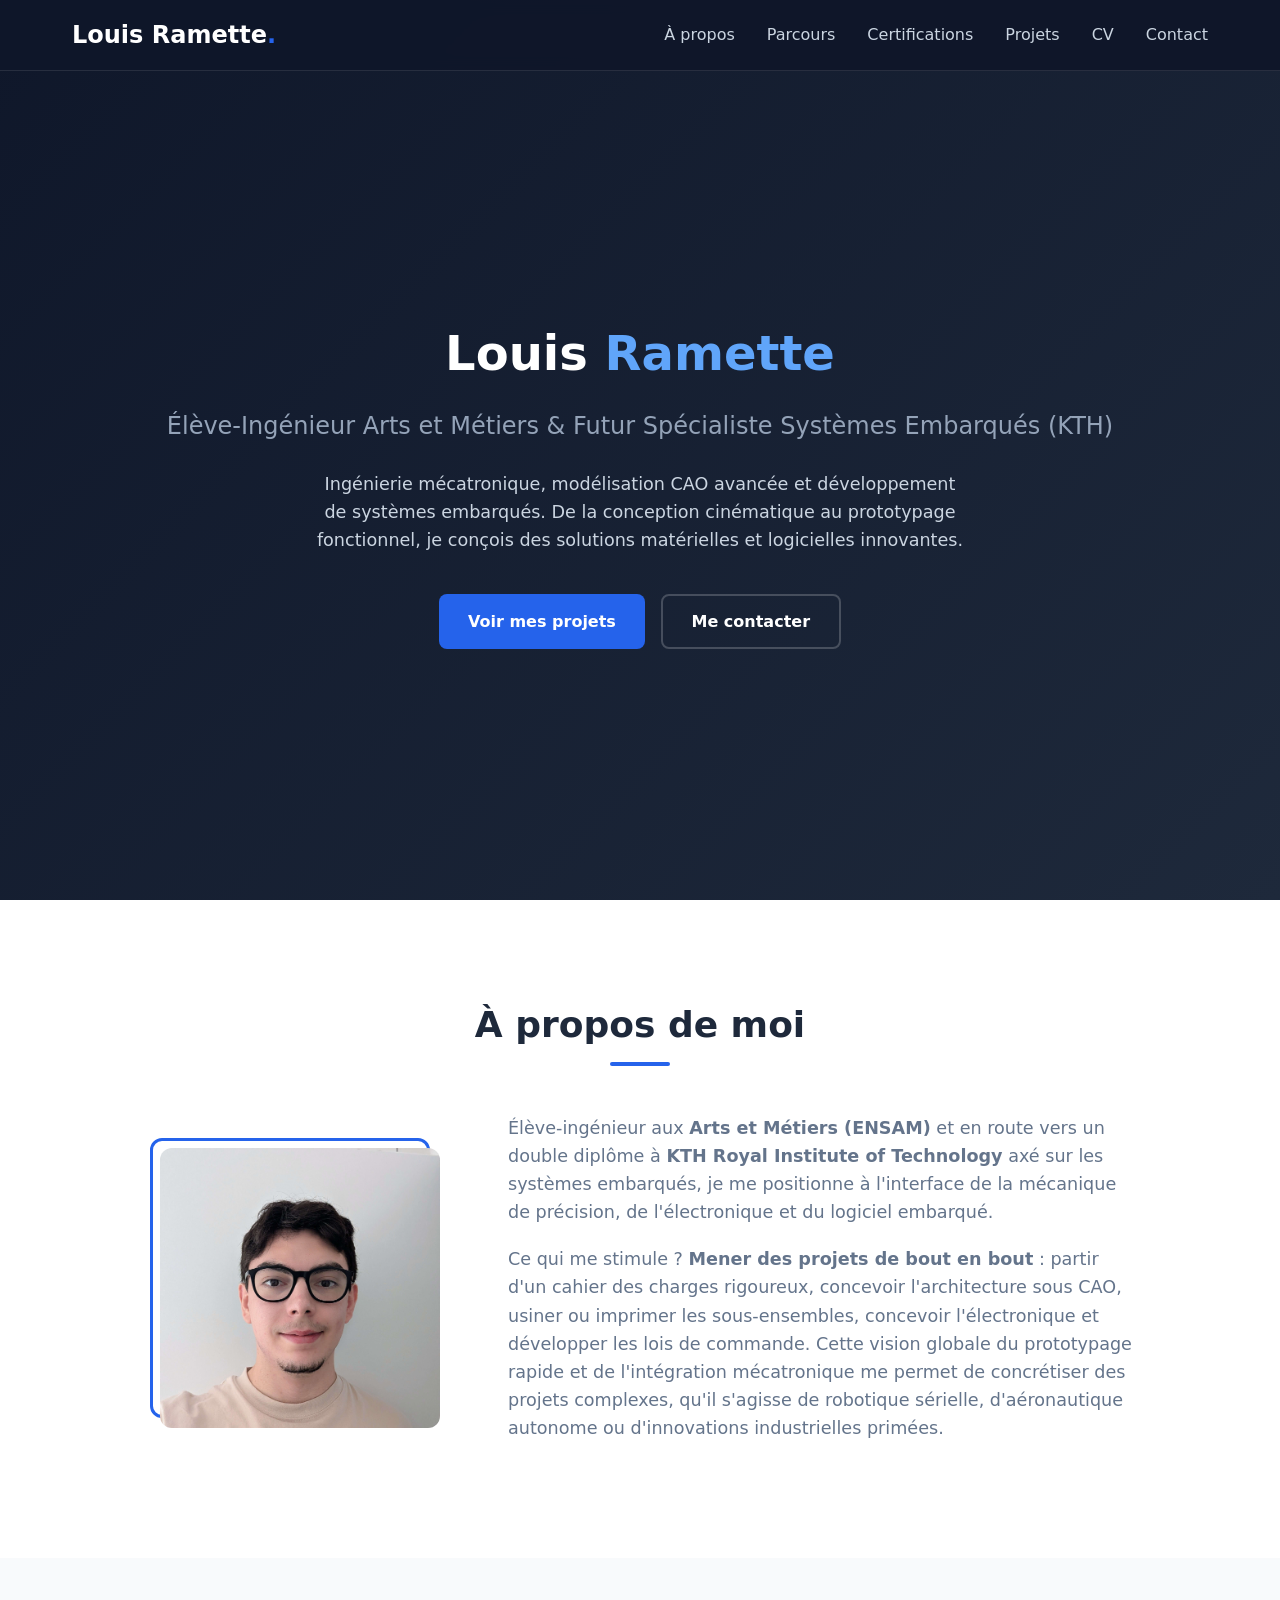
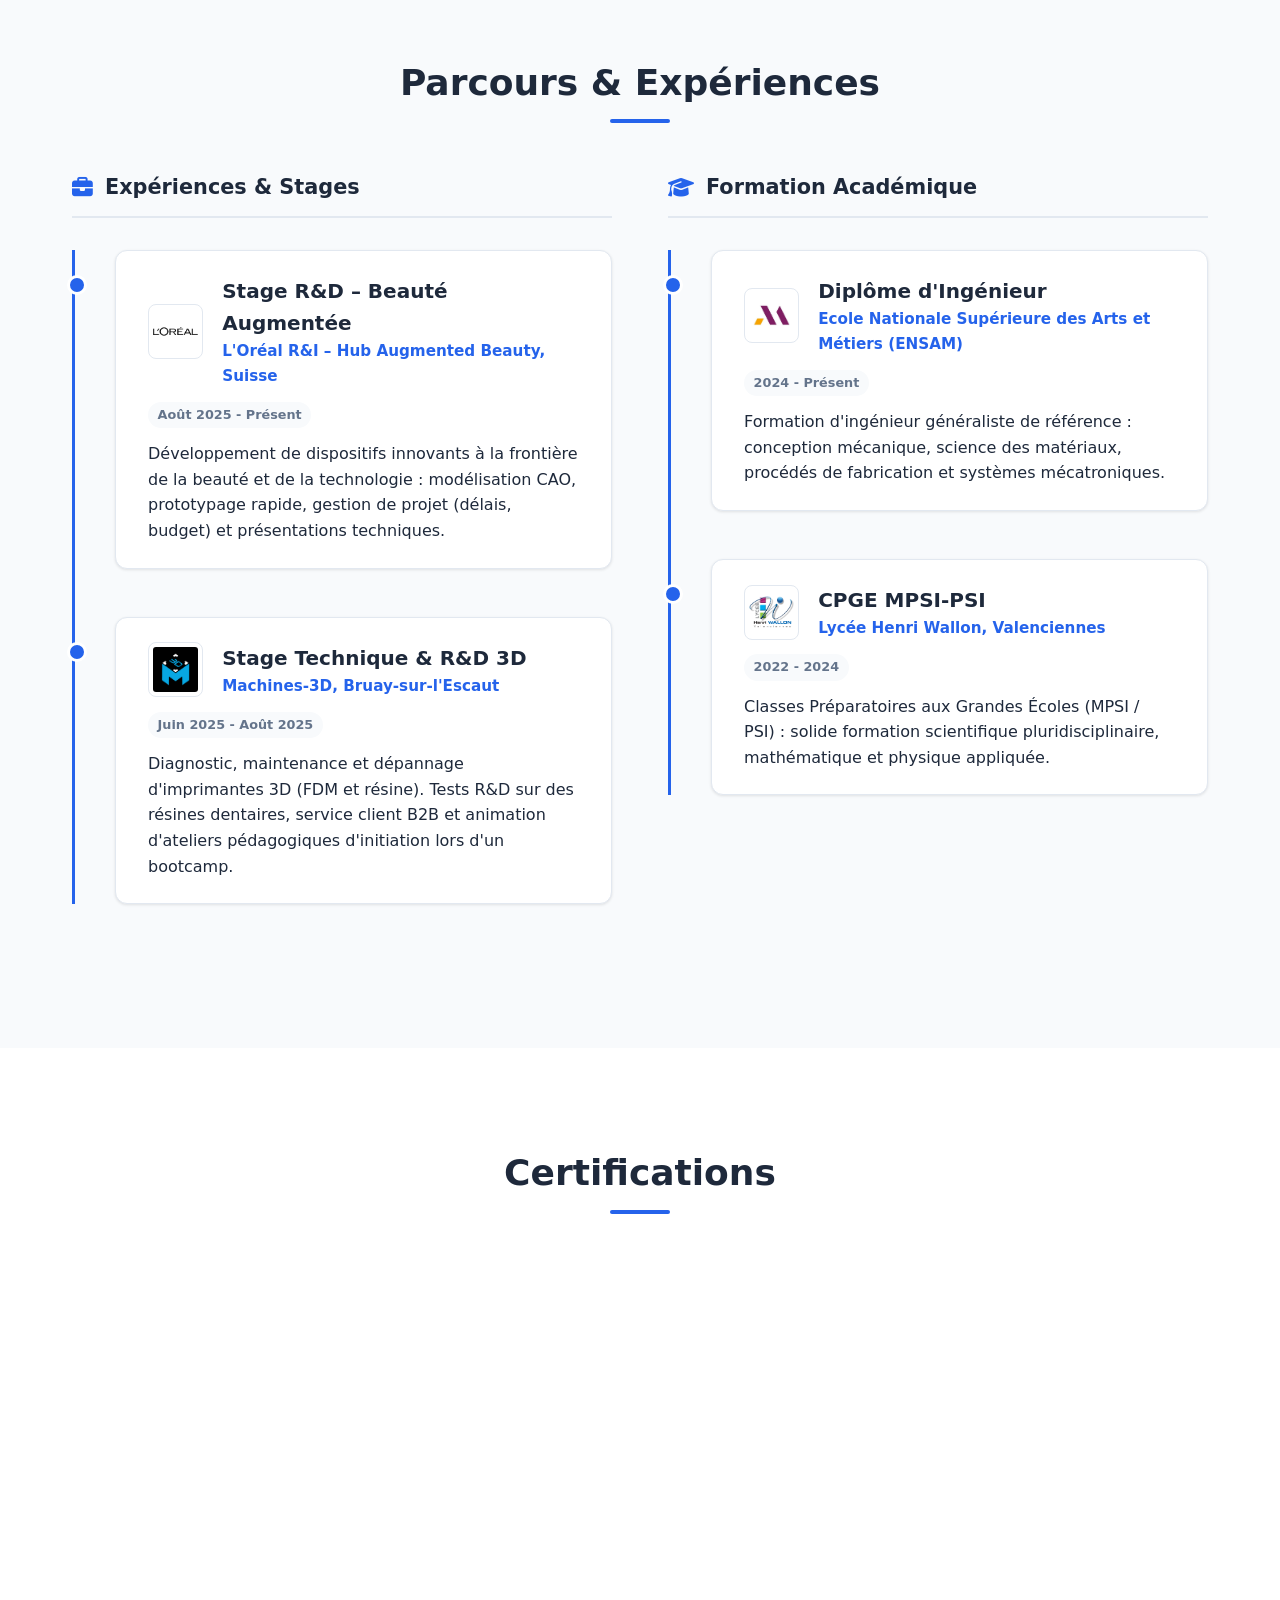
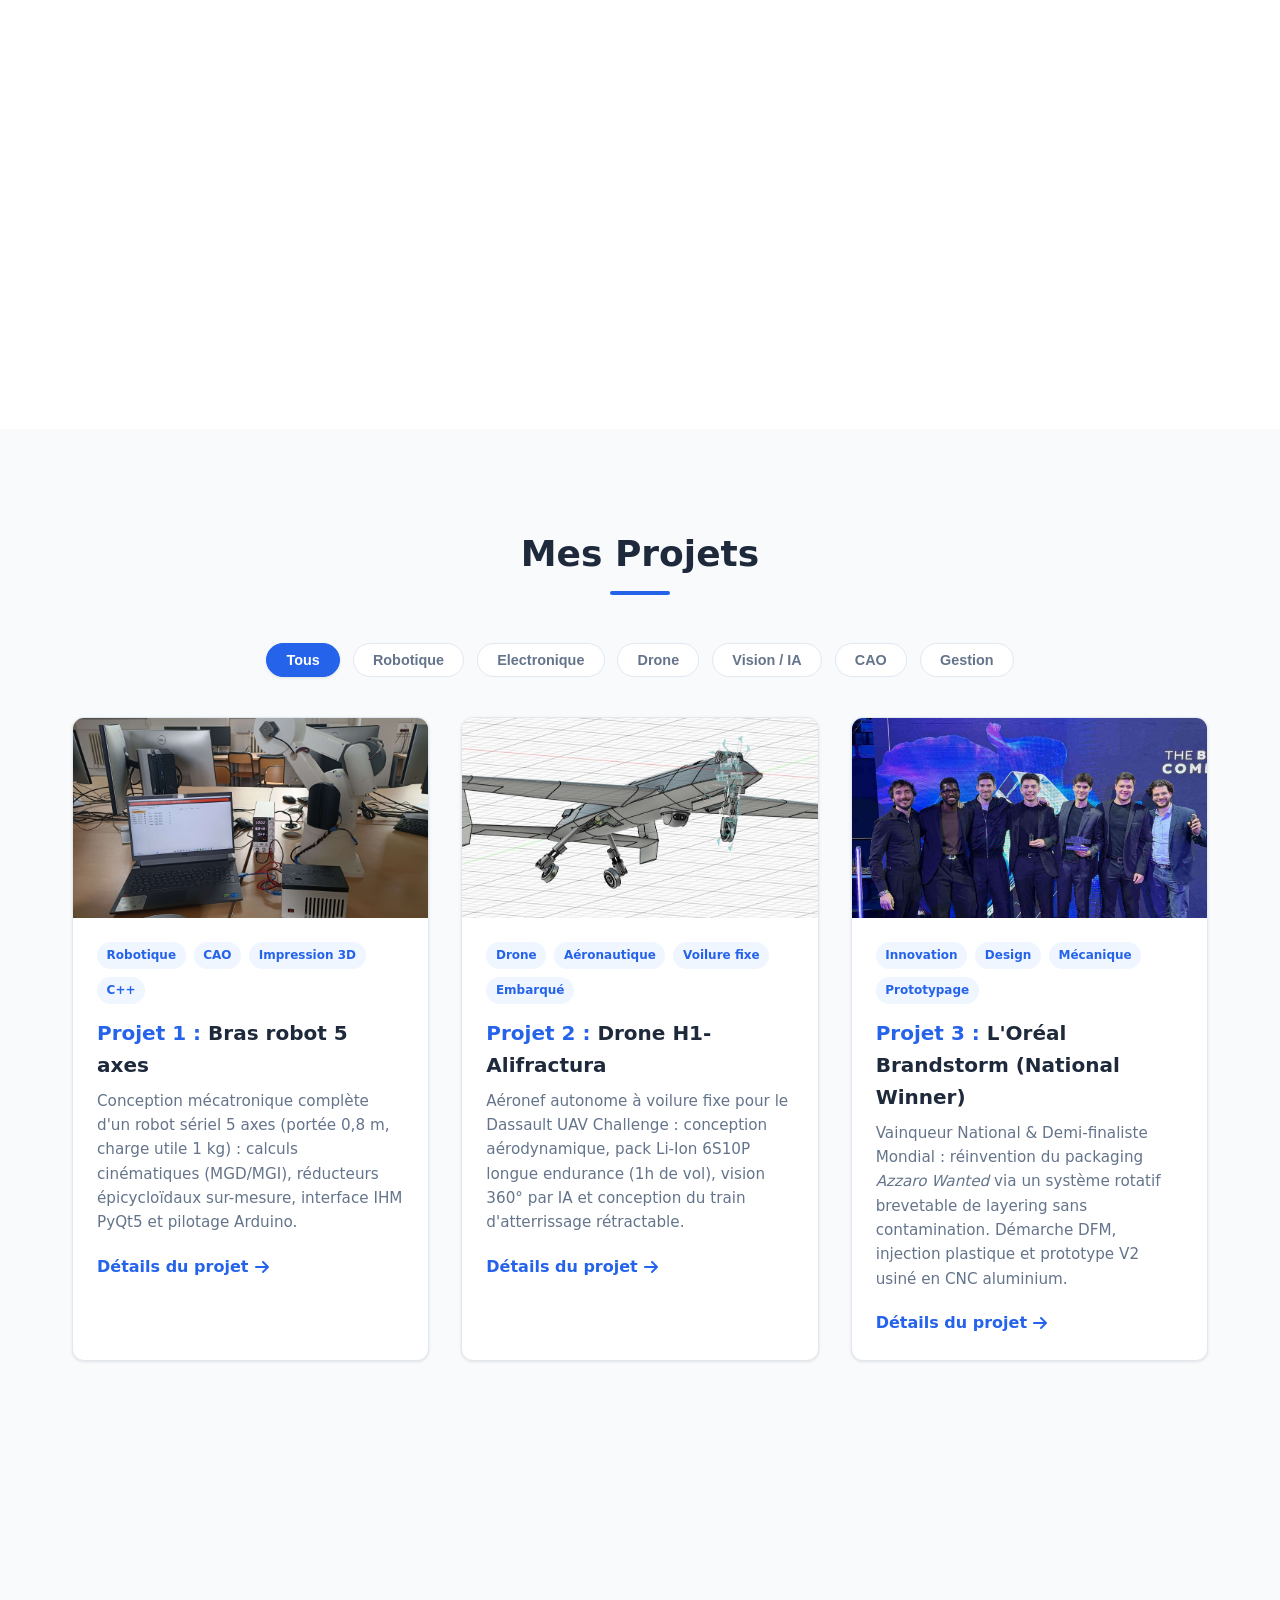
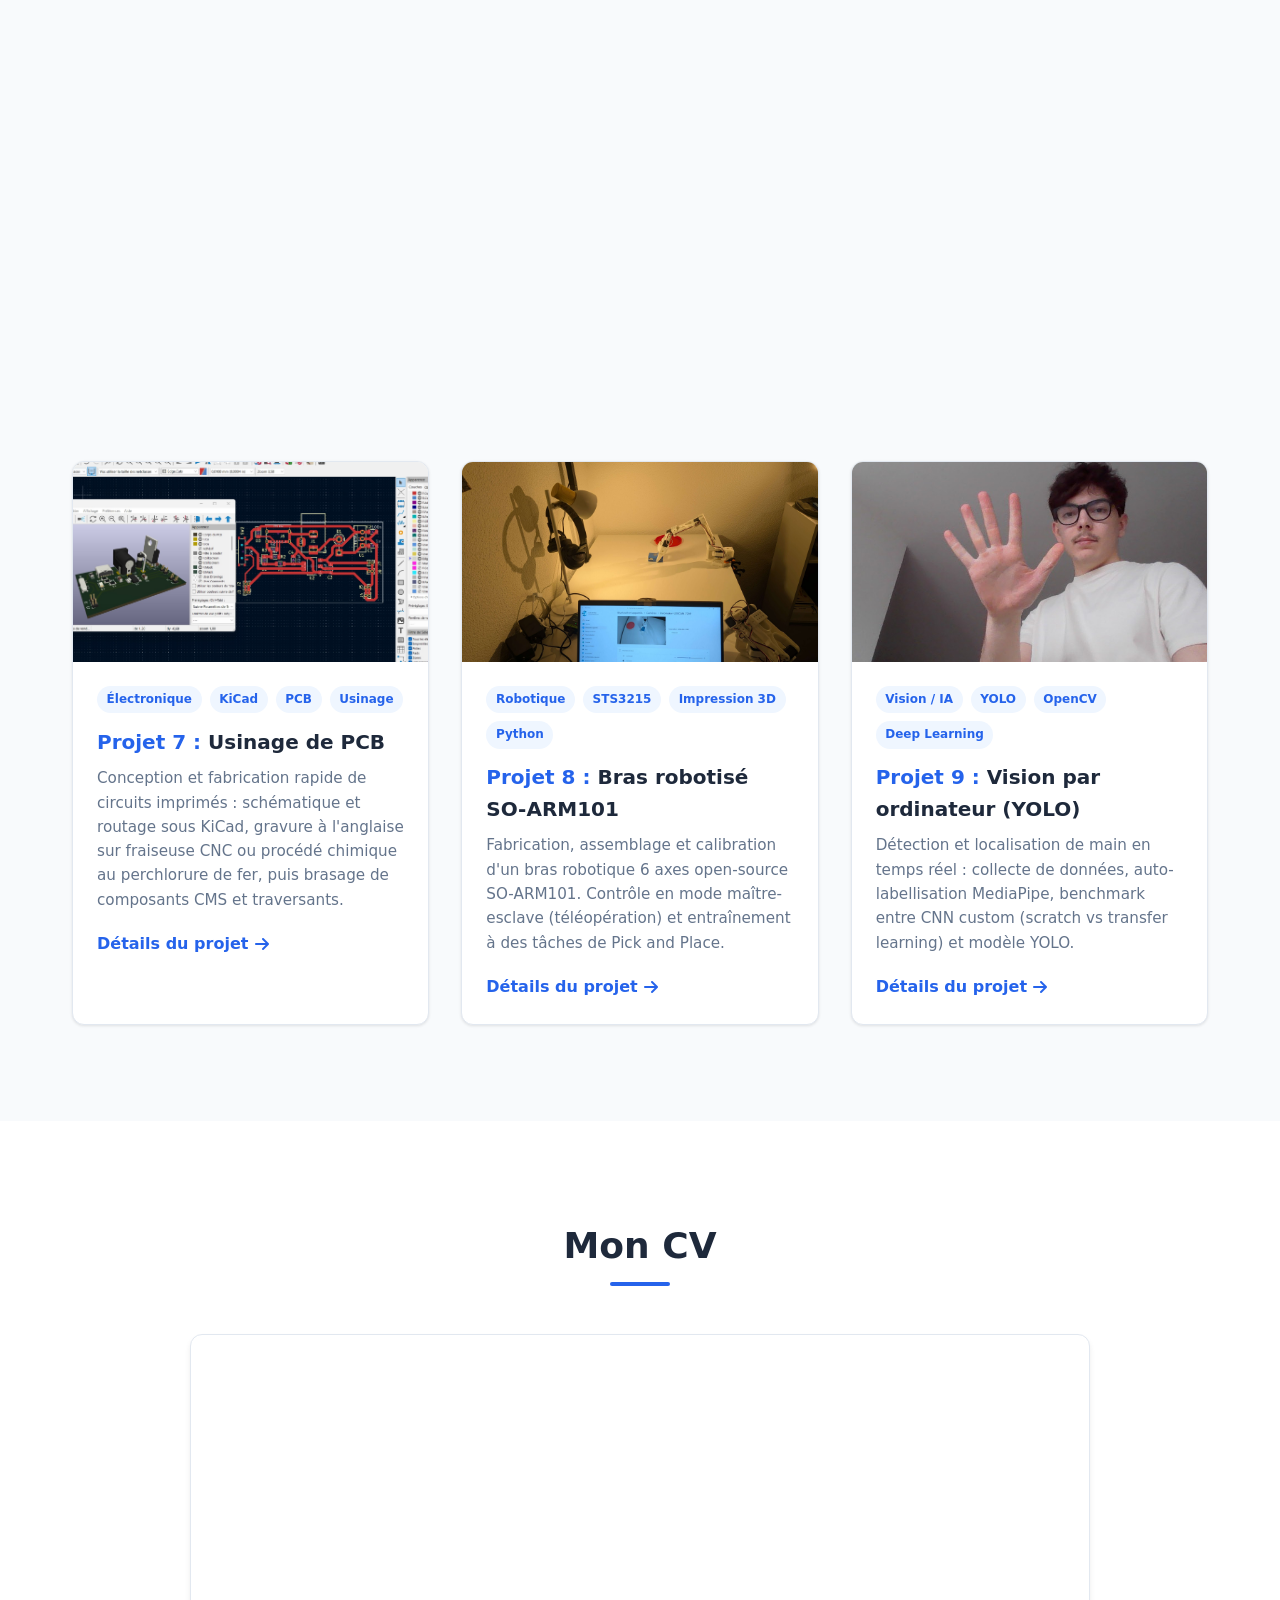
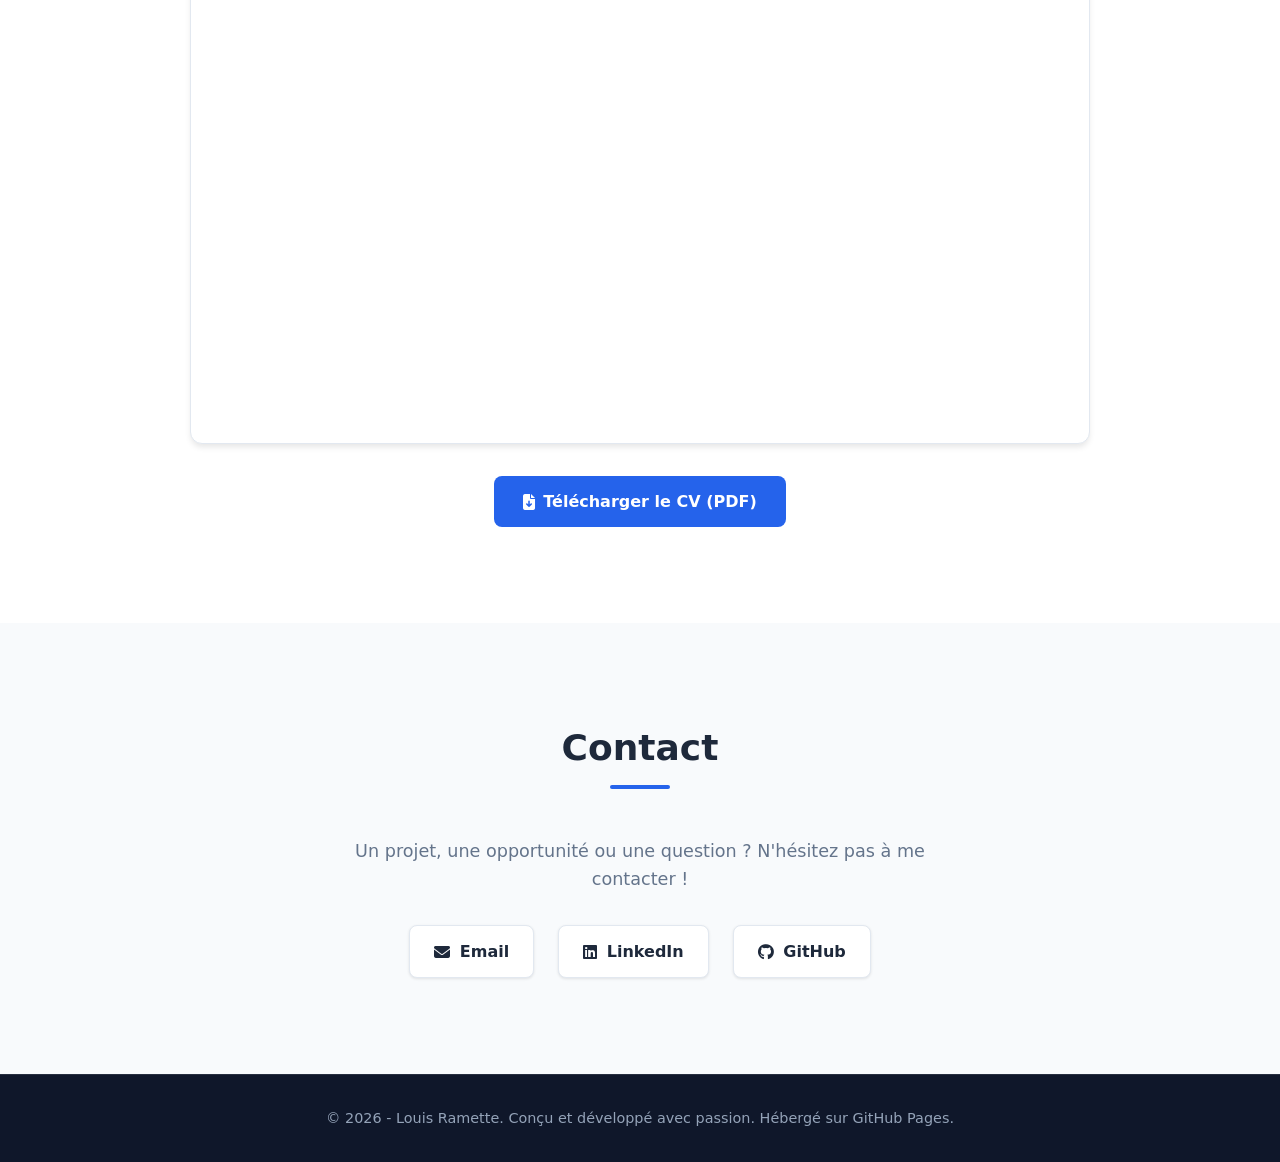
<file: index.html>
<!DOCTYPE html>
<html lang="fr">
<head>
    <meta charset="UTF-8">
    <meta name="viewport" content="width=device-width, initial-scale=1.0">
    <title>Portfolio | Louis Ramette</title>
    <link rel="stylesheet" href="css/style.css">
    <link rel="stylesheet" href="https://cdnjs.cloudflare.com/ajax/libs/font-awesome/6.4.0/css/all.min.css">
</head>
<body>

    <!-- Header HTML direct -->
    <header>
        <nav class="navbar">
            <a href="index.html" class="logo">Louis Ramette<span>.</span></a>
            <ul class="nav-links">
                <li><a href="#about">À propos</a></li>
                <li><a href="#education">Parcours</a></li>
                <li><a href="#certifications">Certifications</a></li>
                <li><a href="#projects">Projets</a></li>
                <li><a href="#cv">CV</a></li>
                <li><a href="#contact">Contact</a></li>
            </ul>
        </nav>
    </header>

    <main>
        <!-- Hero Section -->
        <section id="hero" class="hero-section">
            <div class="hero-content">
                <h1>Louis <span class="highlight">Ramette</span></h1>
                <h2>Élève-Ingénieur Arts et Métiers & Futur Spécialiste Systèmes Embarqués (KTH)</h2>
                <p>Ingénierie mécatronique, modélisation CAO avancée et développement de systèmes embarqués. De la conception cinématique au prototypage fonctionnel, je conçois des solutions matérielles et logicielles innovantes.</p>
                <div class="hero-buttons">
                    <a href="#projects" class="btn primary-btn">Voir mes projets</a>
                    <a href="#contact" class="btn secondary-btn">Me contacter</a>
                </div>
            </div>
        </section>

        <!-- Section À Propos -->
        <section id="about" class="section">
            <h2 class="section-title">À propos de moi</h2>
            <div class="about-grid">
                <div class="profile-img-container">
                    <img src="assets/img/profile.jpg" alt="Photo de profil" class="profile-img">
                </div>
                <div class="about-text">
                    <p>Élève-ingénieur aux <strong>Arts et Métiers (ENSAM)</strong> et en route vers un double diplôme à <strong>KTH Royal Institute of Technology</strong> axé sur les systèmes embarqués, je me positionne à l'interface de la mécanique de précision, de l'électronique et du logiciel embarqué.</p>
                    <p>Ce qui me stimule ? <strong>Mener des projets de bout en bout</strong> : partir d'un cahier des charges rigoureux, concevoir l'architecture sous CAO, usiner ou imprimer les sous-ensembles, concevoir l'électronique et développer les lois de commande. Cette vision globale du prototypage rapide et de l'intégration mécatronique me permet de concrétiser des projets complexes, qu'il s'agisse de robotique sérielle, d'aéronautique autonome ou d'innovations industrielles primées.</p>
                </div>
            </div>
        </section>

        <!-- Section Parcours -->
        <section id="education" class="section bg-light">
            <h2 class="section-title">Parcours & Expériences</h2>
            <div class="timeline-container-grid">
                
                <!-- Colonne Gauche : Expériences & Stages -->
                <div class="timeline-column">
                    <h3 class="timeline-column-title"><i class="fas fa-briefcase"></i> Expériences & Stages</h3>
                    <div class="timeline">
                        
                        <!-- Stage L'Oréal R&I -->
                        <div class="timeline-item">
                            <div class="timeline-header">
                                <img src="assets/img/LOreal.png" alt="Logo L'Oréal R&I" class="school-logo">
                                <div class="timeline-title-group">
                                    <h3>Stage R&D – Beauté Augmentée</h3>
                                    <p class="institution">L'Oréal R&I – Hub Augmented Beauty, Suisse</p>
                                </div>
                            </div>
                            <span class="date">Août 2025 - Présent</span>
                            <p>Développement de dispositifs innovants à la frontière de la beauté et de la technologie : modélisation CAO, prototypage rapide, gestion de projet (délais, budget) et présentations techniques.</p>
                        </div>

                        <!-- Stage Machines-3D -->
                        <div class="timeline-item">
                            <div class="timeline-header">
                                <img src="assets/img/M3D.png" alt="Logo Machines-3D" class="school-logo">
                                <div class="timeline-title-group">
                                    <h3>Stage Technique & R&D 3D</h3>
                                    <p class="institution">Machines-3D, Bruay-sur-l'Escaut</p>
                                </div>
                            </div>
                            <span class="date">Juin 2025 - Août 2025</span>
                            <p>Diagnostic, maintenance et dépannage d'imprimantes 3D (FDM et résine). Tests R&D sur des résines dentaires, service client B2B et animation d'ateliers pédagogiques d'initiation lors d'un bootcamp.</p>
                        </div>

                    </div>
                </div>

                <!-- Colonne Droite : Formation Académique -->
                <div class="timeline-column">
                    <h3 class="timeline-column-title"><i class="fas fa-graduation-cap"></i> Formation Académique</h3>
                    <div class="timeline">
                <div class="timeline-item">
                    <div class="timeline-header">
                        <img src="assets/img/ENSAM.jpg" alt="Logo École d'Ingénieurs" class="school-logo">
                        <div class="timeline-title-group">
                            <h3>Diplôme d'Ingénieur</h3>
                            <p class="institution">Ecole Nationale Supérieure des Arts et Métiers (ENSAM)</p>
                        </div>
                    </div>
                    <span class="date">2024 - Présent</span>
                    <p>Formation d'ingénieur généraliste de référence : conception mécanique, science des matériaux, procédés de fabrication et systèmes mécatroniques.</p>
                </div>
                <div class="timeline-item">
                    <div class="timeline-header">
                        <img src="assets/img/HW.png" alt="Logo École d'Ingénieurs" class="school-logo">
                        <div class="timeline-title-group">
                            <h3>CPGE MPSI-PSI</h3>
                            <p class="institution">Lycée Henri Wallon, Valenciennes</p>
                        </div>
                    </div>
                    <span class="date">2022 - 2024</span>
                    <p>Classes Préparatoires aux Grandes Écoles (MPSI / PSI) : solide formation scientifique pluridisciplinaire, mathématique et physique appliquée.</p>
                </div>
                    </div>
                </div>
            </div>
        </section>

        <!-- Section Certifications -->
        <section id="certifications" class="section">
            <h2 class="section-title">Certifications</h2>
            <div class="certifications-grid">
                <!-- CSWA - SolidWorks -->
        <div class="cert-card">
            <div>
                <div class="cert-header">
                    <div class="cert-icon"><i class="fas fa-cube"></i></div>
                    <div class="cert-info">
                        <h3>CSWA - Certified SOLIDWORKS Associate</h3>
                        <p class="cert-org">Dassault Systèmes</p>
                    </div>
                </div>
                <p class="cert-date"><i class="far fa-calendar-alt"></i> Juillet 2025</p>
            </div>
            <div class="cert-skills">
                <span class="skill-tag">Modélisation 3D</span>
                <span class="skill-tag">CAO / CAD</span>
                <span class="skill-tag">Assemblage</span>
                <span class="skill-tag">Mise en plan</span>
            </div>
        </div>

        <!-- TOEIC C1 -->
        <div class="cert-card">
            <div>
                <div class="cert-header">
                    <div class="cert-icon"><i class="fas fa-language"></i></div>
                    <div class="cert-info">
                        <h3>TOEIC C1 (985/990)</h3>
                        <p class="cert-org">ETS</p>
                    </div>
                </div>
                <p class="cert-date"><i class="far fa-calendar-alt"></i> Février 2026</p>
            </div>
            <div class="cert-skills">
                <span class="skill-tag">Anglais courant</span>
                <span class="skill-tag">Business English</span>
                <span class="skill-tag">Niveau C1</span>
            </div>
        </div>

        <!-- CS50 Harvard -->
        <div class="cert-card">
            <div>
                <div class="cert-header">
                    <div class="cert-icon"><i class="fas fa-code"></i></div>
                    <div class="cert-info">
                        <h3>CS50: Introduction to Computer Science</h3>
                        <p class="cert-org">Harvard University</p>
                    </div>
                </div>
                <p class="cert-date"><i class="far fa-calendar-alt"></i> 2026</p>
            </div>
            <div class="cert-skills">
                <span class="skill-tag">C</span>
                <span class="skill-tag">Python</span>
                <span class="skill-tag">Algorithmique</span>
                <span class="skill-tag">Structures de données</span>
            </div>
        </div>

        <!-- SST -->
        <div class="cert-card">
            <div>
                <div class="cert-header">
                    <div class="cert-icon"><i class="fas fa-kit-medical"></i></div>
                    <div class="cert-info">
                        <h3>SST (Sauveteur Secouriste du Travail)</h3>
                        <p class="cert-org">INRS France</p>
                    </div>
                </div>
                <p class="cert-date"><i class="far fa-calendar-alt"></i> Avril 2025</p>
            </div>
            <div class="cert-skills">
                <span class="skill-tag">Premiers secours</span>
                <span class="skill-tag">Prévention des risques</span>
                <span class="skill-tag">Sécurité au travail</span>
            </div>
        </div>

        <!-- Hackathon ORION -->
        <div class="cert-card">
            <div>
                <div class="cert-header">
                    <div class="cert-icon"><i class="fas fa-shield-halved"></i></div>
                    <div class="cert-info">
                        <h3>Hackathon ORION</h3>
                        <p class="cert-org">Armée de Terre</p>
                    </div>
                </div>
                <p class="cert-date"><i class="far fa-calendar-alt"></i> Mars 2026</p>
            </div>
            <div class="cert-skills">
                <span class="skill-tag">Gestion de crise</span>
                <span class="skill-tag">Prototypage rapide</span>
                <span class="skill-tag">Travail en équipe</span>
                <span class="skill-tag">Résolution de problèmes</span>
            </div>
        </div>

        <!-- L'Oréal Brandstorm -->
        <div class="cert-card">
            <div>
                <div class="cert-header">
                    <div class="cert-icon"><i class="fas fa-lightbulb"></i></div>
                    <div class="cert-info">
                        <h3>L'Oréal Brandstorm</h3>
                        <p class="cert-org">EFMD Global</p>
                    </div>
                </div>
                <p class="cert-date"><i class="far fa-calendar-alt"></i> Avril 2026</p>
            </div>
            <div class="cert-skills">
                <span class="skill-tag">Innovation tech</span>
                <span class="skill-tag">Design Thinking</span>
                <span class="skill-tag">Pitch & Presentation</span>
                <span class="skill-tag">Stratégie produit</span>
            </div>
        </div>
<!--
                <div class="cert-card">
                <div>
                <div class="cert-header">
                <div class="cert-icon"><i class="fas fa-brain"></i></div>
                <div class="cert-icon"><i class="fas fa-microchip"></i></div>
                <div class="cert-icon"><i class="fas fa-cube"></i></div>
                <div class="cert-icon"><i class="fas fa-cloud"></i></div>
                <div class="cert-icon"><i class="fas fa-tasks"></i></div>
                </div>
                </div>
-->
            </div>
        </section>

        <!-- Section Projets -->
<section id="projects" class="section bg-light">
    <h2 class="section-title">Mes Projets</h2>

    <!-- Filtres -->
    <div class="filter-container">
        <button class="filter-btn active" data-filter="all">Tous</button>
        <button class="filter-btn" data-filter="robotique">Robotique</button>
        <button class="filter-btn" data-filter="electronique">Electronique</button>
        <button class="filter-btn" data-filter="drone">Drone</button>
        <button class="filter-btn" data-filter="ia">Vision / IA</button>
        <button class="filter-btn" data-filter="cao">CAO</button>
        <button class="filter-btn" data-filter="gestion">Gestion</button>
    </div>

    <div class="projects-grid">

        <!-- Bras robot 5 axes -->
        <article class="project-card" data-category="robotique cao electronique">
            <div class="project-img">
                <img src="assets/img/projets/bras-robot/img_presentation.jpg" alt="Bras robot 5 axes">
            </div>
            <div class="project-info">
                <div class="tags">
                    <span class="tag">Robotique</span>
                    <span class="tag">CAO</span>
                    <span class="tag">Impression 3D</span>
                    <span class="tag">C++</span>
                </div>
                <h3>Bras robot 5 axes</h3>
                <p>Conception mécatronique complète d'un robot sériel 5 axes (portée 0,8 m, charge utile 1 kg) : calculs cinématiques (MGD/MGI), réducteurs épicycloïdaux sur-mesure, interface IHM PyQt5 et pilotage Arduino.</p>
                <a href="projets/bras-robot.html" class="project-link">Détails du projet <i class="fas fa-arrow-right"></i></a>
            </div>
        </article>

        <!-- Drone H1-Alifractura -->
        <article class="project-card" data-category="drone cao electronique ia">
            <div class="project-img">
                <img src="assets/img/projets/drone/img_presentation.jpg" alt="Drone H1-Alifractura">
            </div>
            <div class="project-info">
                <div class="tags">
                    <span class="tag">Drone</span>
                    <span class="tag">Aéronautique</span>
                    <span class="tag">Voilure fixe</span>
                    <span class="tag">Embarqué</span>
                </div>
                <h3>Drone H1-Alifractura</h3>
                <p>Aéronef autonome à voilure fixe pour le Dassault UAV Challenge : conception aérodynamique, pack Li-Ion 6S10P longue endurance (1h de vol), vision 360° par IA et conception du train d'atterrissage rétractable.</p>
                <a href="projets/duav.html" class="project-link">Détails du projet <i class="fas fa-arrow-right"></i></a>
            </div>
        </article>

        <!-- L'Oréal Brandstorm -->
        <article class="project-card" data-category="cao innovation">
            <div class="project-img">
                <img src="assets/img/projets/brandstorm/img_presentation.jpg" alt="L'Oréal Brandstorm">
            </div>
            <div class="project-info">
                <div class="tags">
                    <span class="tag">Innovation</span>
                    <span class="tag">Design</span>
                    <span class="tag">Mécanique</span>
                    <span class="tag">Prototypage</span>
                </div>
                <h3>L'Oréal Brandstorm (National Winner)</h3>
                <p>Vainqueur National & Demi-finaliste Mondial : réinvention du packaging <em>Azzaro Wanted</em> via un système rotatif brevetable de layering sans contamination. Démarche DFM, injection plastique et prototype V2 usiné en CNC aluminium.</p>
                <a href="projets/l-oreal-brandstorm.html" class="project-link">Détails du projet <i class="fas fa-arrow-right"></i></a>
            </div>
        </article>

        <!-- Fablab de l'ENSAM Lille -->
        <article class="project-card" data-category="gestion cao electronique">
            <div class="project-img">
                <img src="assets/img/projets/fablab/img_presentation.jpg" alt="Fablab ENSAM Lille">
            </div>
            <div class="project-info">
                <div class="tags">
                    <span class="tag">FabLab</span>
                    <span class="tag">Gestion</span>
                    <span class="tag">Formation</span>
                    <span class="tag">Budget</span>
                </div>
                <h3>FabLab de l'ENSAM Lille</h3>
                <p>Pilotage opérationnel et technique du FabLab : gestion des investissements machines (usinage, FDM), formation des élèves-ingénieurs aux procédés de prototypage et animation de la communauté.</p>
                <a href="projets/fablab.html" class="project-link">Détails du projet <i class="fas fa-arrow-right"></i></a>
            </div>
        </article>

        <!-- Hackathon Orion 2026 -->
        <article class="project-card" data-category="gestion innovation">
            <div class="project-img">
                <img src="assets/img/projets/orion/img_presentation.jpeg" alt="Hackathon Orion">
            </div>
            <div class="project-info">
                <div class="tags">
                    <span class="tag">Hackathon</span>
                    <span class="tag">Logistique</span>
                    <span class="tag">Défense</span>
                    <span class="tag">Crise</span>
                </div>
                <h3>Hackathon Orion (Prix Logistique)</h3>
                <p>Prix Logistique Militaire (24h) : élaboration d'une stratégie de gestion de crise et de flux logistiques en environnement contesté, soutenue devant le gouverneur militaire de Lille, les hauts responsables de l'Armée de Terre et des dirigeants d'entreprises publiques et privées.</p>
                <a href="projets/orion.html" class="project-link">Détails du projet <i class="fas fa-arrow-right"></i></a>
            </div>
        </article>

        <!-- GadzEn4L -->
        <article class="project-card" data-category="gestion">
            <div class="project-img">
                <img src="assets/img/projets/gadzen4l/img_presentation.png" alt="GadzEn4L 4L Trophy">
            </div>
            <div class="project-info">
                <div class="tags">
                    <span class="tag">Association</span>
                    <span class="tag">Sponsoring</span>
                    <span class="tag">Automobile</span>
                    <span class="tag">Rallye</span>
                </div>
                <h3>GadzEn4L (4L Trophy)</h3>
                <p>Vice-président de l'association GadzEn4L : gestion administrative, recherche de financements et démarchage de sponsors pour participer au plus grand rallye raid solidaire étudiant d'Europe.</p>
                <a href="projets/4l-trophy.html" class="project-link">Détails du projet <i class="fas fa-arrow-right"></i></a>
            </div>
        </article>

        <!-- Usinage de PCB -->
        <article class="project-card" data-category="cao electronique">
            <div class="project-img">
                <img src="assets/img/projets/pcb/img_presentation.jpg" alt="Usinage de PCB">
            </div>
            <div class="project-info">
                <div class="tags">
                    <span class="tag">Électronique</span>
                    <span class="tag">KiCad</span>
                    <span class="tag">PCB</span>
                    <span class="tag">Usinage</span>
                </div>
                <h3>Usinage de PCB</h3>
                <p>Conception et fabrication rapide de circuits imprimés : schématique et routage sous KiCad, gravure à l'anglaise sur fraiseuse CNC ou procédé chimique au perchlorure de fer, puis brasage de composants CMS et traversants.</p>
                <a href="projets/pcb.html" class="project-link">Détails du projet <i class="fas fa-arrow-right"></i></a>
            </div>
        </article>

        <!-- Bras robotisé SO-ARM101 -->
        <article class="project-card" data-category="robotique cao electronique">
            <div class="project-img">
                <img src="assets/img/projets/so-arm101/pick_hori.jpg" alt="Bras robotisé SO-ARM101">
            </div>
            <div class="project-info">
                <div class="tags">
                    <span class="tag">Robotique</span>
                    <span class="tag">STS3215</span>
                    <span class="tag">Impression 3D</span>
                    <span class="tag">Python</span>
                </div>
                <h3>Bras robotisé SO-ARM101</h3>
                <p>Fabrication, assemblage et calibration d'un bras robotique 6 axes open-source SO-ARM101. Contrôle en mode maître-esclave (téléopération) et entraînement à des tâches de Pick and Place.</p>
                <a href="projets/so-arm101.html" class="project-link">Détails du projet <i class="fas fa-arrow-right"></i></a>
            </div>
        </article>

        <!-- Vision par ordinateur avec YOLO -->
        <article class="project-card" data-category="ia electronique robotique">
            <div class="project-img">
                <img src="assets/img/projets/vision-yolo/img_presentation.jpg" alt="Vision par ordinateur avec YOLO">
            </div>
            <div class="project-info">
                <div class="tags">
                    <span class="tag">Vision / IA</span>
                    <span class="tag">YOLO</span>
                    <span class="tag">OpenCV</span>
                    <span class="tag">Deep Learning</span>
                </div>
                <h3>Vision par ordinateur (YOLO)</h3>
                <p>Détection et localisation de main en temps réel : collecte de données, auto-labellisation MediaPipe, benchmark entre CNN custom (scratch vs transfer learning) et modèle YOLO.</p>
                <a href="projets/vision-yolo.html" class="project-link">Détails du projet <i class="fas fa-arrow-right"></i></a>
            </div>
        </article>

    </div>
</section>

        <!-- Section CV avec lecteur PDF -->
        <section id="cv" class="section">
            <h2 class="section-title">Mon CV</h2>
            
            <div class="pdf-viewer-container">
                <iframe src="assets/docs/CV_EN_Louis.pdf" class="pdf-embed" title="Visualiseur de CV">
                    Ce navigateur ne prend pas en charge la lecture de PDF. Vous pouvez le télécharger ci-dessous.
                </iframe>
            </div>

            <div class="cv-container">
                <a href="assets/docs/CV_EN_Louis.pdf" download="CV_EN_Louis.pdf" class="btn primary-btn">
                    <i class="fas fa-file-download"></i> Télécharger le CV (PDF)
                </a>
            </div>
        </section>

        <!-- Section Contact -->
        <section id="contact" class="section bg-light">
            <h2 class="section-title">Contact</h2>
            <div class="contact-container">
                <p>Un projet, une opportunité ou une question ? N'hésitez pas à me contacter !</p>
                <div class="social-links">
                    <a href="mailto:louis.ramette@ensam.eu" class="social-btn"><i class="fas fa-envelope"></i> Email</a>
                    <a href="https://linkedin.com/in/louis-ramette/" target="_blank" class="social-btn"><i class="fab fa-linkedin"></i> LinkedIn</a>
                    <a href="https://github.com/wartan59" target="_blank" class="social-btn"><i class="fab fa-github"></i> GitHub</a>
                </div>
            </div>
        </section>
    </main>

    <!-- Footer HTML direct -->
    <footer>
        <p>&copy; 2026 - Louis Ramette. Conçu et développé avec passion. Hébergé sur GitHub Pages.</p>
    </footer>

    <script src="js/main.js"></script>
</body>
</html>
</file>
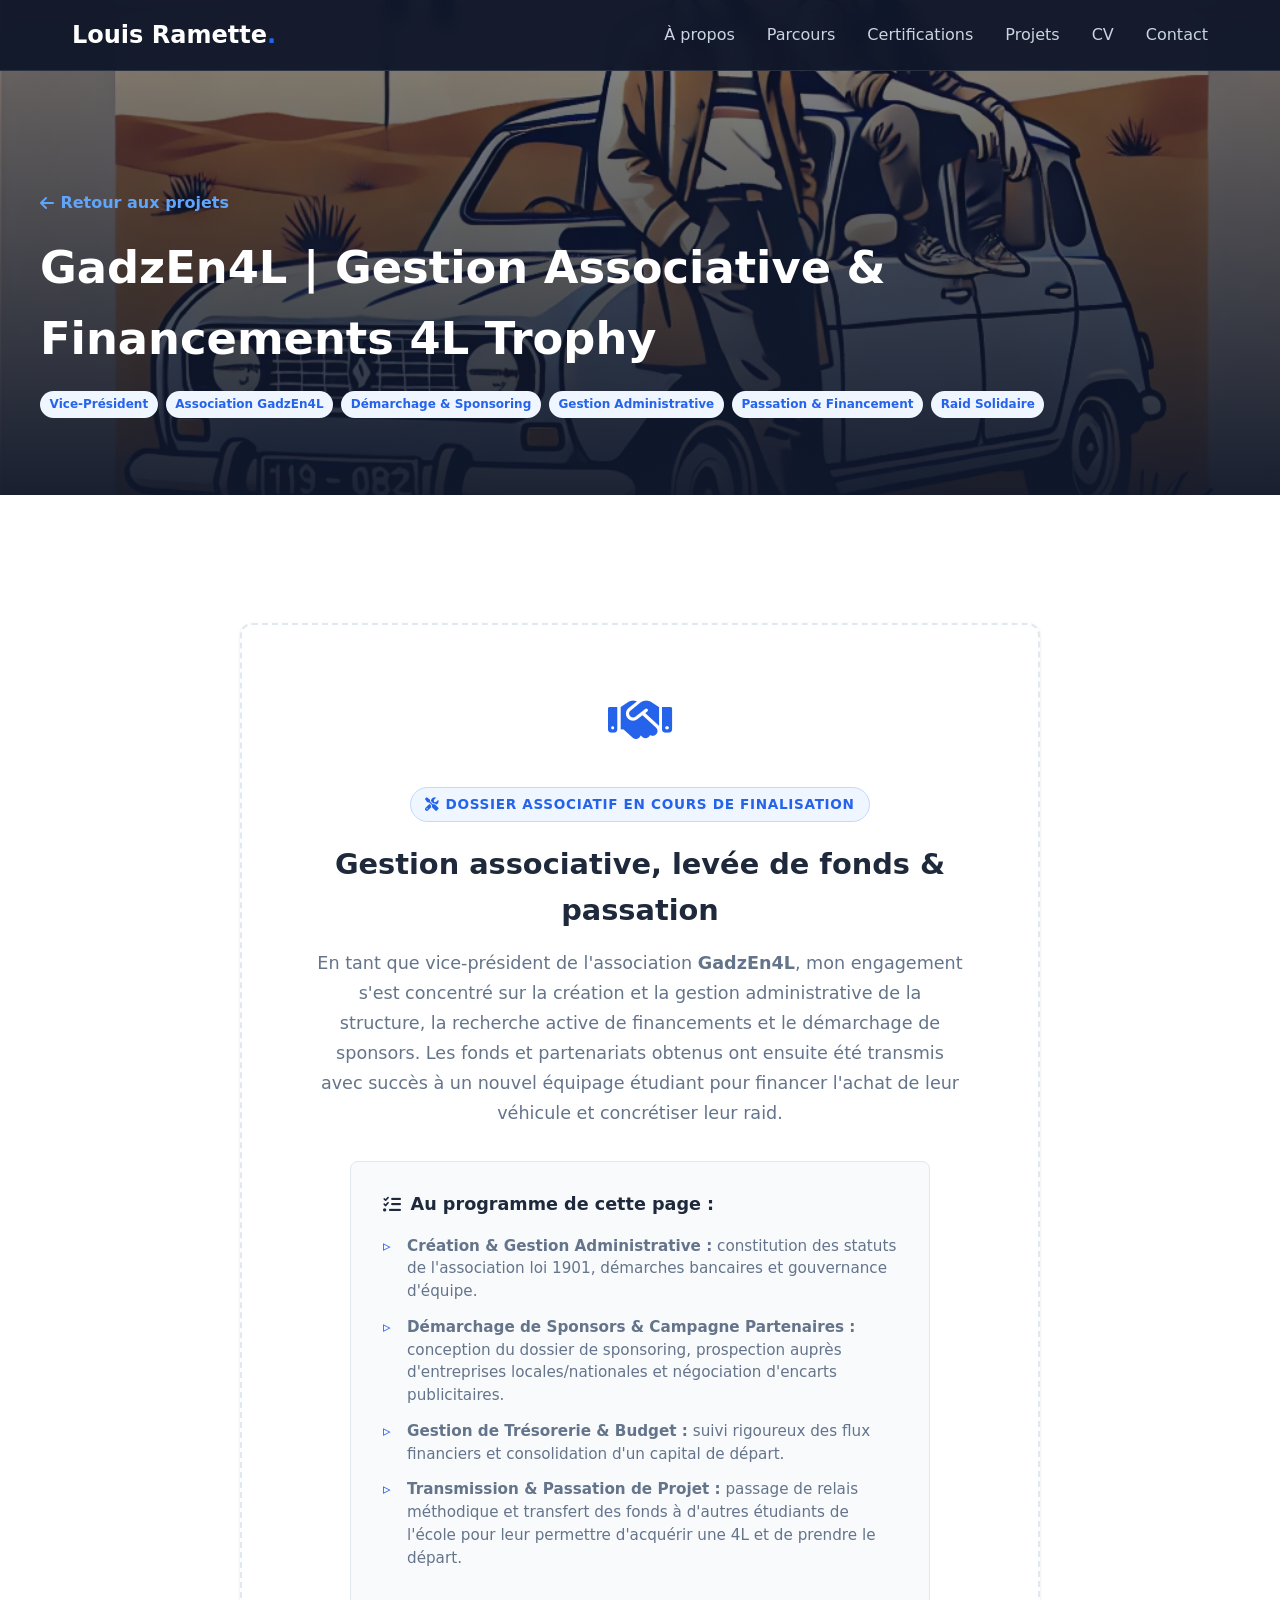
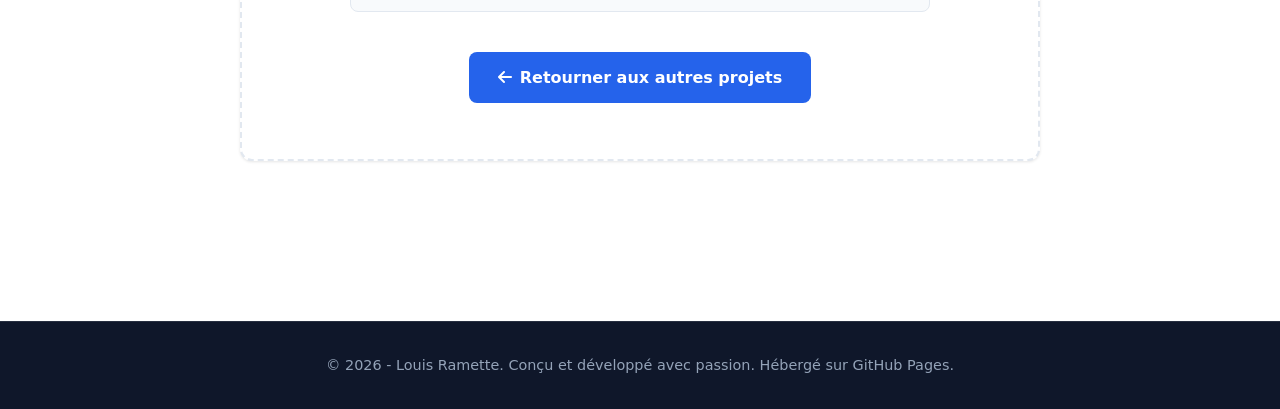
<file: projets/4l-trophy.html>
<!DOCTYPE html>
<html lang="fr">
<head>
    <meta charset="UTF-8">
    <meta name="viewport" content="width=device-width, initial-scale=1.0">
    <title>Projet | GadzEn4L (4L Trophy 2026)</title>
    <!-- Feuille de style globale -->
    <link rel="stylesheet" href="../css/style.css">
    <link rel="stylesheet" href="https://cdnjs.cloudflare.com/ajax/libs/font-awesome/6.4.0/css/all.min.css">
    
    <style>
        /* ==========================================================================
           STYLES PAGE PROJET - 4L TROPHY
           ========================================================================== */

        .project-hero {
            position: relative;
            min-height: 55vh;
            display: flex;
            align-items: flex-end;
            background: linear-gradient(to top, rgba(15, 23, 42, 0.95), rgba(15, 23, 42, 0.45)),
                        url('../assets/img/projets/gadzen4l/img_presentation.png') center/cover no-repeat;
            color: #ffffff;
            padding: 8rem 2rem 4rem;
        }

        .project-hero-content {
            max-width: 1200px;
            margin: 0 auto;
            width: 100%;
        }

        .project-hero h1 {
            font-size: 2.8rem;
            font-weight: 800;
            margin-bottom: 1rem;
        }

        /* Coming soon card */
        .coming-soon-card {
            background: var(--bg-card);
            border: 2px dashed var(--border-color);
            border-radius: var(--radius-lg);
            padding: 3.5rem 2rem;
            text-align: center;
            max-width: 800px;
            margin: 2rem auto 4rem;
            box-shadow: var(--shadow-sm);
        }

        .coming-soon-icon {
            font-size: 3.2rem;
            color: var(--primary-color);
            margin-bottom: 1.5rem;
            display: inline-block;
        }

        .coming-soon-badge {
            display: inline-block;
            background-color: #eff6ff;
            color: var(--primary-color);
            border: 1px solid #bfdbfe;
            padding: 0.35rem 0.9rem;
            border-radius: 20px;
            font-weight: 700;
            font-size: 0.85rem;
            margin-bottom: 1.2rem;
            text-transform: uppercase;
            letter-spacing: 0.05em;
        }

        .coming-soon-card h2 {
            font-size: 1.8rem;
            color: var(--text-main);
            margin-bottom: 1rem;
        }

        .coming-soon-card p.lead {
            color: var(--text-muted);
            font-size: 1.1rem;
            line-height: 1.7;
            max-width: 650px;
            margin: 0 auto 2rem;
        }

        .upcoming-topics {
            text-align: left;
            max-width: 580px;
            margin: 2rem auto 2.5rem;
            background-color: var(--bg-light);
            border-radius: var(--radius-md);
            padding: 1.8rem 2rem;
            border: 1px solid var(--border-color);
        }

        .upcoming-topics h3 {
            font-size: 1.1rem;
            color: var(--text-main);
            margin-bottom: 1rem;
            display: flex;
            align-items: center;
            gap: 0.6rem;
        }

        .upcoming-topics ul {
            list-style: none;
            padding-left: 0;
            margin: 0;
        }

        .upcoming-topics li {
            position: relative;
            padding-left: 1.5rem;
            margin-bottom: 0.8rem;
            color: var(--text-muted);
            font-size: 0.95rem;
            line-height: 1.5;
        }

        .upcoming-topics li::before {
            content: "▹";
            position: absolute;
            left: 0;
            color: var(--primary-color);
            font-weight: bold;
        }

        @media (max-width: 850px) {
            .project-hero h1 {
                font-size: 2rem;
            }
            .coming-soon-card {
                padding: 2.5rem 1.5rem;
            }
        }
    </style>
</head>
<body>

    <!-- Header Navigation -->
    <header>
        <nav class="navbar">
            <a href="../index.html" class="logo">Louis Ramette<span>.</span></a>
            <ul class="nav-links">
                <li><a href="../index.html#about">À propos</a></li>
                <li><a href="../index.html#education">Parcours</a></li>
                <li><a href="../index.html#certifications">Certifications</a></li>
                <li><a href="../index.html#projects">Projets</a></li>
                <li><a href="../index.html#cv">CV</a></li>
                <li><a href="../index.html#contact">Contact</a></li>
            </ul>
        </nav>
    </header>

    <main>
        <!-- En-tête du projet avec photo de présentation -->
        <section class="project-hero">
            <div class="project-hero-content">
                <a href="../index.html#projects" class="project-link" style="color: #60a5fa; margin-bottom: 1rem; display: inline-flex;">
                    <i class="fas fa-arrow-left"></i> Retour aux projets
                </a>
                <h1>GadzEn4L | Gestion Associative & Financements 4L Trophy</h1>
                <div class="tags">
                    <span class="tag">Vice-Président</span>
                    <span class="tag">Association GadzEn4L</span>
                    <span class="tag">Démarchage & Sponsoring</span>
                    <span class="tag">Gestion Administrative</span>
                    <span class="tag">Passation & Financement</span>
                    <span class="tag">Raid Solidaire</span>
                </div>
            </div>
        </section>

        <!-- Section Contenu En Cours -->
        <section class="section">
            <div class="coming-soon-card">
                <div class="coming-soon-icon">
                    <i class="fas fa-handshake"></i>
                </div>
                <div>
                    <span class="coming-soon-badge"><i class="fas fa-tools"></i> Dossier associatif en cours de finalisation</span>
                </div>
                <h2>Gestion associative, levée de fonds & passation</h2>
                <p class="lead">
                    En tant que vice-président de l'association <strong>GadzEn4L</strong>, mon engagement s'est concentré sur la création et la gestion administrative de la structure, la recherche active de financements et le démarchage de sponsors. Les fonds et partenariats obtenus ont ensuite été transmis avec succès à un nouvel équipage étudiant pour financer l'achat de leur véhicule et concrétiser leur raid.
                </p>

                <div class="upcoming-topics">
                    <h3><i class="fas fa-list-check"></i> Au programme de cette page :</h3>
                    <ul>
                        <li><strong>Création & Gestion Administrative :</strong> constitution des statuts de l'association loi 1901, démarches bancaires et gouvernance d'équipe.</li>
                        <li><strong>Démarchage de Sponsors & Campagne Partenaires :</strong> conception du dossier de sponsoring, prospection auprès d'entreprises locales/nationales et négociation d'encarts publicitaires.</li>
                        <li><strong>Gestion de Trésorerie & Budget :</strong> suivi rigoureux des flux financiers et consolidation d'un capital de départ.</li>
                        <li><strong>Transmission & Passation de Projet :</strong> passage de relais méthodique et transfert des fonds à d'autres étudiants de l'école pour leur permettre d'acquérir une 4L et de prendre le départ.</li>
                    </ul>
                </div>

                <a href="../index.html#projects" class="btn primary-btn">
                    <i class="fas fa-arrow-left"></i> Retourner aux autres projets
                </a>
            </div>
        </section>
    </main>

    <!-- Footer -->
    <footer>
        <p>&copy; 2026 - Louis Ramette. Conçu et développé avec passion. Hébergé sur GitHub Pages.</p>
    </footer>

    <!-- Script JS Global -->
    <script src="../js/main.js"></script>
</body>
</html>
</file>
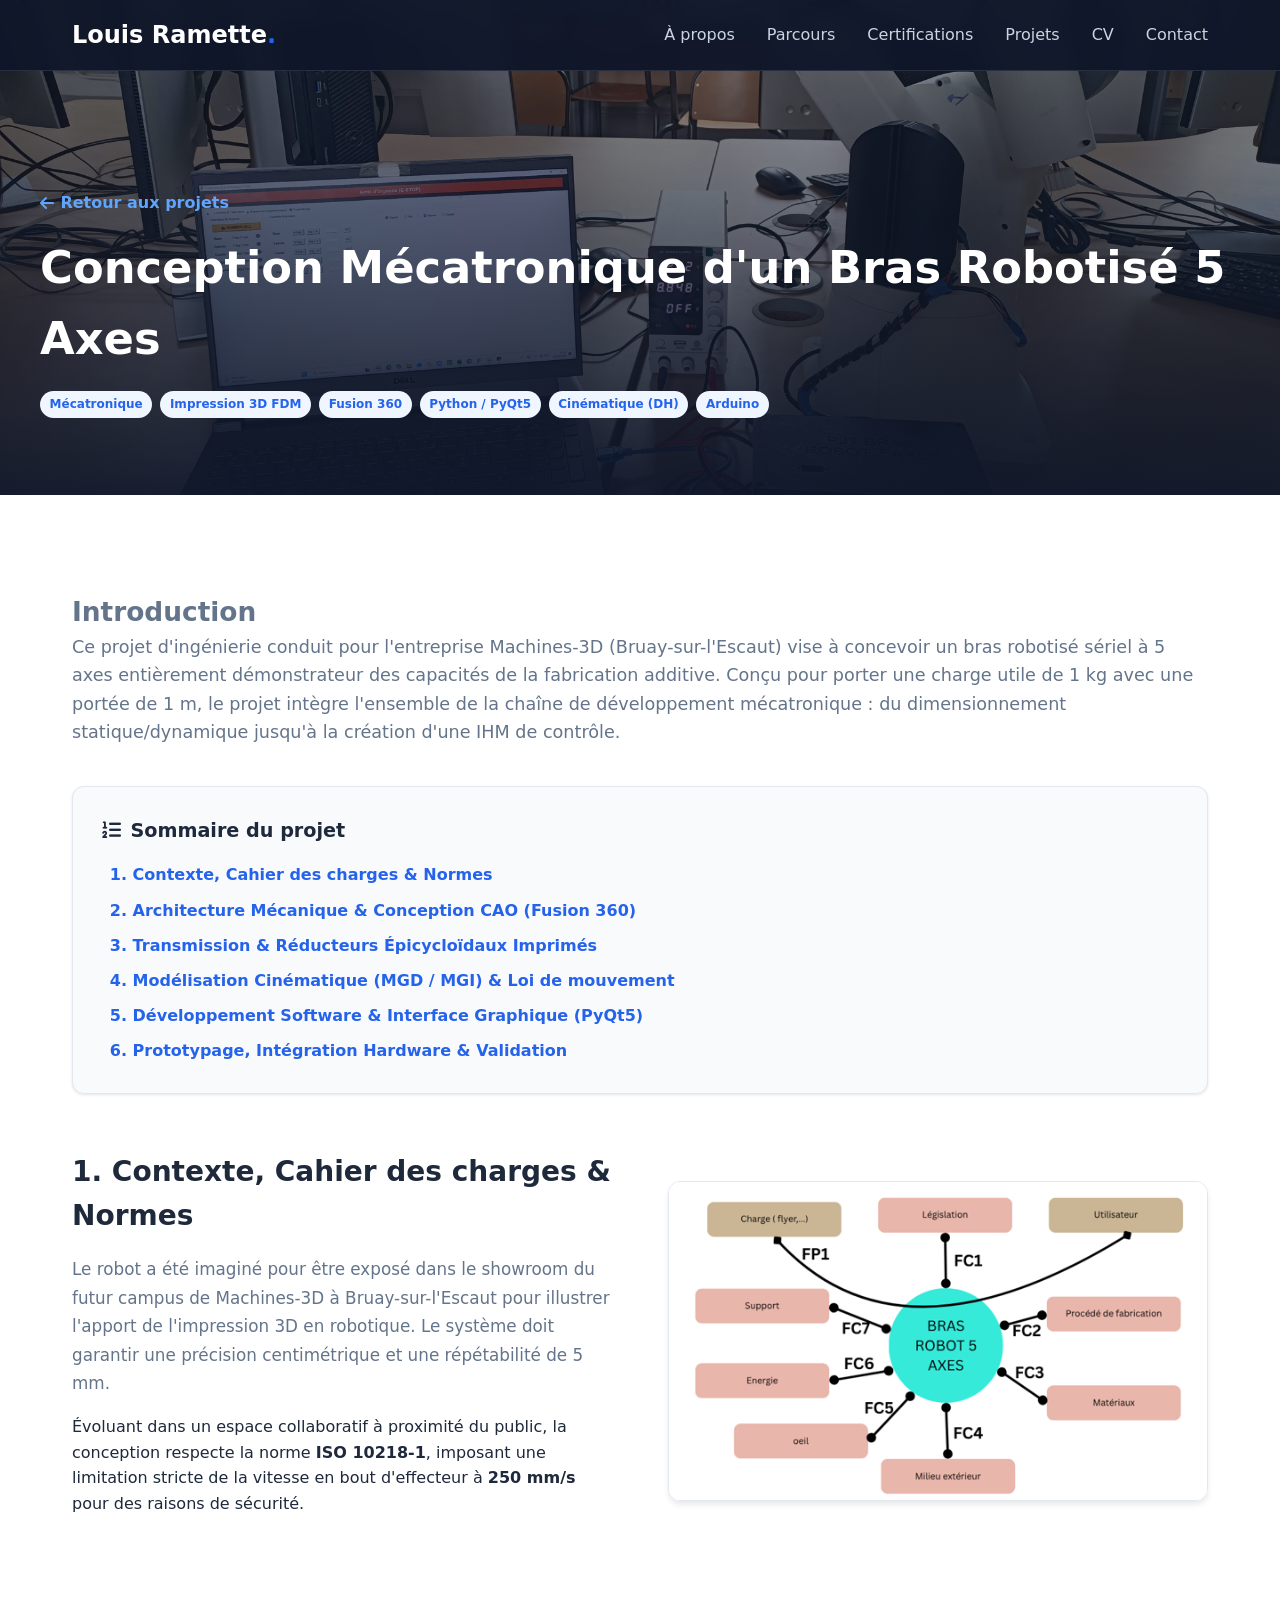
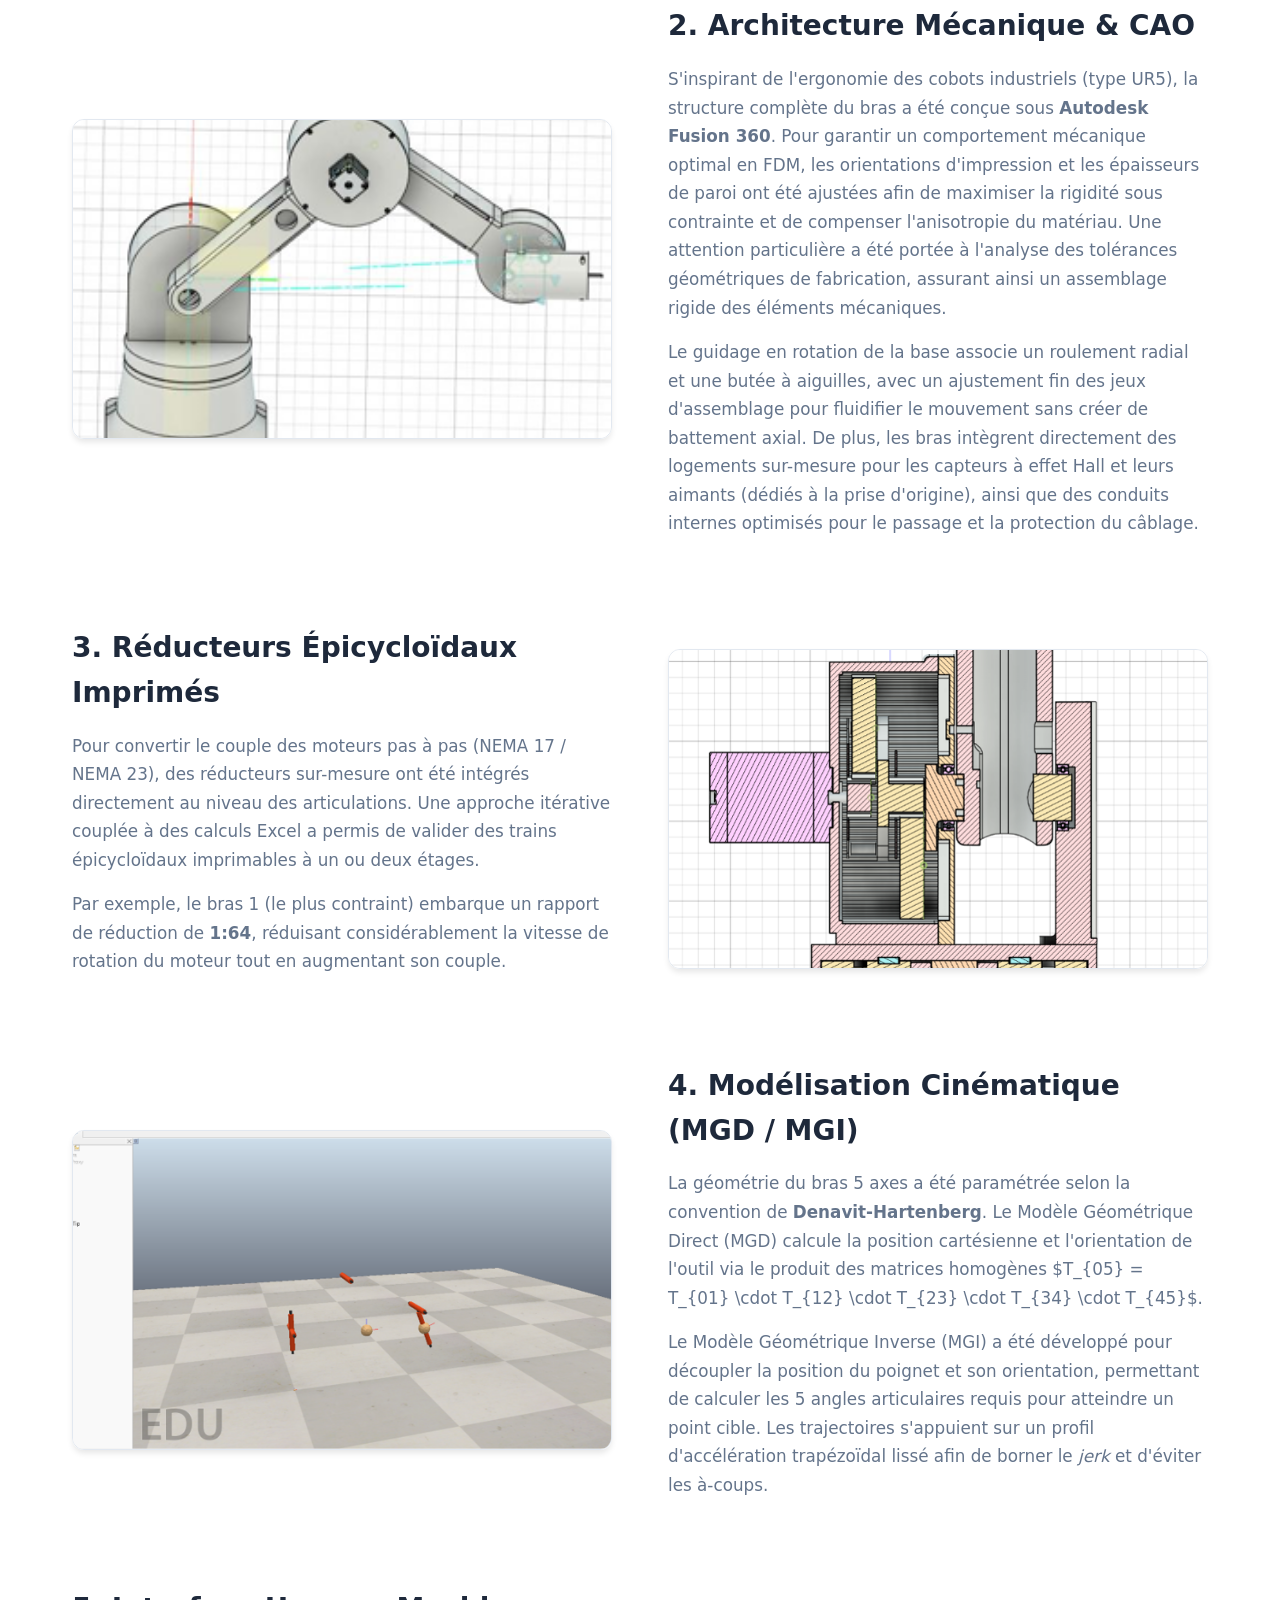
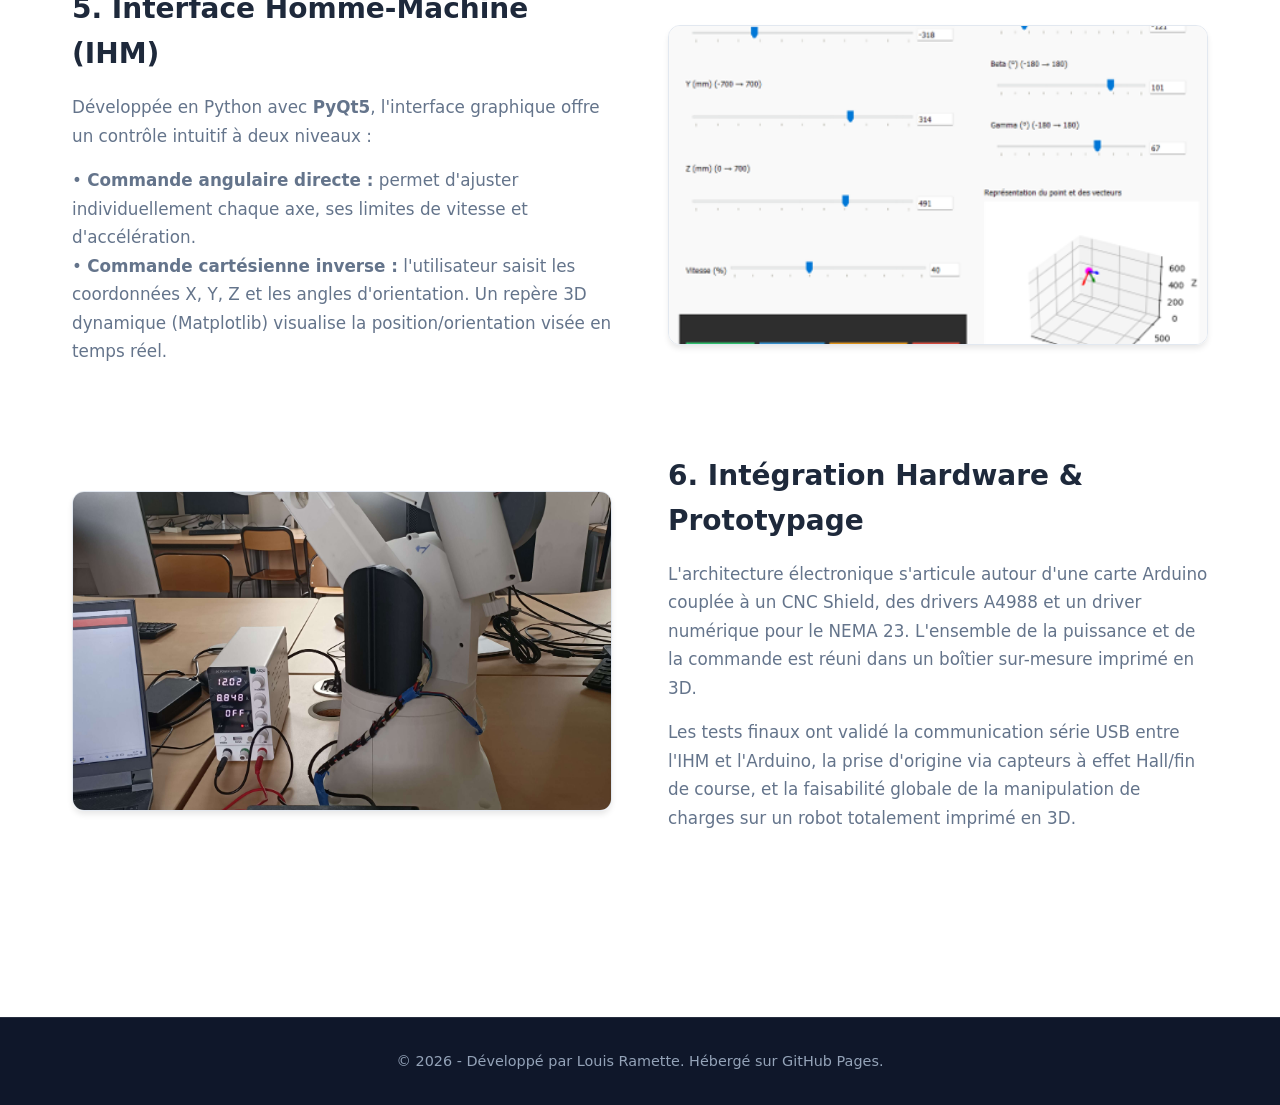
<file: projets/bras-robot.html>
<!DOCTYPE html>
<html lang="fr">
<head>
    <meta charset="UTF-8">
    <meta name="viewport" content="width=device-width, initial-scale=1.0">
    <title>Projet | Bras Robotisé 5 Axes Imprimé en 3D</title>
    <!-- On remonte d'un dossier pour charger le style global -->
    <link rel="stylesheet" href="../css/style.css">
    <link rel="stylesheet" href="https://cdnjs.cloudflare.com/ajax/libs/font-awesome/6.4.0/css/all.min.css">
    
    <style>
        /* ==========================================================================
   STYLES SPECIFIQUES A LA PAGE PROJET
   ========================================================================== */

/* 1. Hero / En-tête */
.project-hero {
    position: relative;
    min-height: 55vh;
    display: flex;
    align-items: flex-end;
    background: linear-gradient(to top, rgba(15, 23, 42, 0.95), rgba(15, 23, 42, 0.4)),
                url('../assets/img/projets/bras-robot/img_presentation.jpg') center/cover no-repeat;
    color: #ffffff;
    padding: 8rem 2rem 4rem;
}

.project-hero-content {
    max-width: 1200px;
    margin: 0 auto;
    width: 100%;
}

.project-hero h1 {
    font-size: 2.8rem;
    font-weight: 800;
    margin-bottom: 1rem;
}

/* 2. Sommaire */
.toc-container {
    background-color: var(--bg-light);
    border: 1px solid var(--border-color);
    border-radius: var(--radius-lg);
    padding: 1.8rem;
    margin: 2rem 0 3.5rem;
    box-shadow: var(--shadow-sm);
}

.toc-title {
    font-size: 1.2rem;
    font-weight: 700;
    margin-bottom: 1rem;
    display: flex;
    align-items: center;
    gap: 0.6rem;
    color: var(--text-main);
}

.toc-list {
    list-style: none;
    display: flex;
    flex-direction: column;
    gap: 0.6rem;
    padding-left: 0.5rem;
}

.toc-list a {
    color: var(--primary-color);
    text-decoration: none;
    font-weight: 600;
    transition: var(--transition);
}

.toc-list a:hover {
    color: var(--primary-hover);
    padding-left: 0.3rem;
}

/* 3. Layout des Articles (Texte & Image) */
.article-section {
    display: grid;
    grid-template-columns: 1fr 1fr;
    gap: 3.5rem;
    align-items: center;
    margin-bottom: 4.5rem;
}

.article-text h2 {
    font-size: 1.75rem;
    margin-bottom: 1rem;
    color: var(--text-main);
}

.article-text p {
    color: var(--text-muted);
    font-size: 1.05rem;
    line-height: 1.7;
    margin-bottom: 1rem;
}

.article-img-container {
    width: 100%;
    height: 320px;
    border-radius: var(--radius-lg);
    overflow: hidden;
    box-shadow: var(--shadow-md);
    border: 1px solid var(--border-color);
}

.article-img-container img {
    width: 100%;
    height: 100%;
    object-fit: cover;
    transition: var(--transition);
}

.article-img-container:hover img {
    transform: scale(1.03);
}

/* --- CLASSE D'ALTERNANCE EXPLICITE --- */
/* Inverse la colonne Texte et la colonne Image sur écran large */
.article-section.reverse .article-text {
    order: 2;
}

.article-section.reverse .article-img-container {
    order: 1;
}

/* 4. Responsive Design (Mobiles) */
@media (max-width: 850px) {
    .project-hero h1 {
        font-size: 2rem;
    }

    .article-section {
        grid-template-columns: 1fr;
        gap: 2rem;
    }

    /* Sur mobile, on remet toujours l'image sous le texte */
    .article-section.reverse .article-text {
        order: 1;
    }

    .article-section.reverse .article-img-container {
        order: 2;
    }

    .article-img-container {
        height: 240px;
    }
}
    </style>
</head>
<body>

    <!-- Header Navigation -->
    <header>
        <nav class="navbar">
            <a href="../index.html" class="logo">Louis Ramette<span>.</span></a>
            <ul class="nav-links">
                <li><a href="../index.html#about">À propos</a></li>
                <li><a href="../index.html#education">Parcours</a></li>
                <li><a href="../index.html#certifications">Certifications</a></li>
                <li><a href="../index.html#projects">Projets</a></li>
                <li><a href="../index.html#cv">CV</a></li>
                <li><a href="../index.html#contact">Contact</a></li>
            </ul>
        </nav>
    </header>

    <main>
        <!-- En-tête avec l'Image Principale de Présentation -->
        <section class="project-hero">
            <div class="project-hero-content">
                <a href="../index.html#projects" class="project-link" style="color: #60a5fa; margin-bottom: 1rem; display: inline-flex;">
                    <i class="fas fa-arrow-left"></i> Retour aux projets
                </a>
                <h1>Conception Mécatronique d'un Bras Robotisé 5 Axes</h1>
                <div class="tags">
                    <span class="tag">Mécatronique</span>
                    <span class="tag">Impression 3D FDM</span>
                    <span class="tag">Fusion 360</span>
                    <span class="tag">Python / PyQt5</span>
                    <span class="tag">Cinématique (DH)</span>
                    <span class="tag">Arduino</span>
                </div>
            </div>
        </section>

        <section class="section">
            
            <!-- Introduction & Contexte Général -->
            <div class="about-text" style="margin-bottom: 2.5rem;">
                <h2>Introduction</h2>
                <p>
                    Ce projet d'ingénierie conduit pour l'entreprise Machines-3D (Bruay-sur-l'Escaut) vise à concevoir un bras robotisé sériel à 5 axes entièrement démonstrateur des capacités de la fabrication additive. Conçu pour porter une charge utile de 1 kg avec une portée de 1 m, le projet intègre l'ensemble de la chaîne de développement mécatronique : du dimensionnement statique/dynamique jusqu'à la création d'une IHM de contrôle.
                </p>
            </div>

            <!-- Sommaire / Table des Matières -->
            <nav class="toc-container" aria-label="Sommaire de la page">
                <div class="toc-title">
                    <i class="fas fa-list-ol"></i> Sommaire du projet
                </div>
                <ol class="toc-list">
                    <li><a href="#partie-1">1. Contexte, Cahier des charges & Normes</a></li>
                    <li><a href="#partie-2">2. Architecture Mécanique & Conception CAO (Fusion 360)</a></li>
                    <li><a href="#partie-3">3. Transmission & Réducteurs Épicycloïdaux Imprimés</a></li>
                    <li><a href="#partie-4">4. Modélisation Cinématique (MGD / MGI) & Loi de mouvement</a></li>
                    <li><a href="#partie-5">5. Développement Software & Interface Graphique (PyQt5)</a></li>
                    <li><a href="#partie-6">6. Prototypage, Intégration Hardware & Validation</a></li>
                </ol>
            </nav>

            <!-- ==========================================================================
               SYSTÈME D'ARTICLES ALTERNÉS (IMAGE DROITE / GAUCHE)
               ========================================================================== -->
               
               <!-- 1. Contexte & CdCF -->
                <article id="partie-1" class="article-section">
                    <div class="article-text">
                        <h2>1. Contexte, Cahier des charges & Normes</h2>
                        <p>
                            Le robot a été imaginé pour être exposé dans le showroom du futur campus de Machines-3D à Bruay-sur-l'Escaut pour illustrer l'apport de l'impression 3D en robotique. Le système doit garantir une précision centimétrique et une répétabilité de 5 mm.
                        </p>
                        Évoluant dans un espace collaboratif à proximité du public, la conception respecte la norme <strong>ISO 10218-1</strong>, imposant une limitation stricte de la vitesse en bout d'effecteur à <strong>250 mm/s</strong> pour des raisons de sécurité.
                        <p>
                        </p>
                    </div>
                    <div class="article-img-container">
                        <img src="../assets/img/projets/bras-robot/Image1.png" alt="Analyse fonctionnelle et diagramme Pieuvre">
                    </div>
                </article>

                <!-- 2. Conception CAO -->
                <article id="partie-2" class="article-section reverse">
                    <div class="article-text">
                        <h2>2. Architecture Mécanique & CAO</h2>
                        <p>
                            S'inspirant de l'ergonomie des cobots industriels (type UR5), la structure complète du bras a été conçue sous <strong>Autodesk Fusion 360</strong>. Pour garantir un comportement mécanique optimal en FDM, les orientations d'impression et les épaisseurs de paroi ont été ajustées afin de maximiser la rigidité sous contrainte et de compenser l'anisotropie du matériau. Une attention particulière a été portée à l'analyse des tolérances géométriques de fabrication, assurant ainsi un assemblage rigide des éléments mécaniques.
                        </p>
                        <p>
                            Le guidage en rotation de la base associe un roulement radial et une butée à aiguilles, avec un ajustement fin des jeux d'assemblage pour fluidifier le mouvement sans créer de battement axial. De plus, les bras intègrent directement des logements sur-mesure pour les capteurs à effet Hall et leurs aimants (dédiés à la prise d'origine), ainsi que des conduits internes optimisés pour le passage et la protection du câblage.
                        </p>
                    </div>
                    <div class="article-img-container">
                        <img src="../assets/img/projets/bras-robot/Image2.png" alt="Modélisation globale du bras sous Fusion 360">
                    </div>
                </article>

                <!-- 3. Réducteurs -->
                <article id="partie-3" class="article-section">
                    <div class="article-text">
                        <h2>3. Réducteurs Épicycloïdaux Imprimés</h2>
                        <p>
                            Pour convertir le couple des moteurs pas à pas (NEMA 17 / NEMA 23), des réducteurs sur-mesure ont été intégrés directement au niveau des articulations. Une approche itérative couplée à des calculs Excel a permis de valider des trains épicycloïdaux imprimables à un ou deux étages.
                        </p>
                        <p>
                            Par exemple, le bras 1 (le plus contraint) embarque un rapport de réduction de <strong>1:64</strong>, réduisant considérablement la vitesse de rotation du moteur tout en augmentant son couple.
                        </p>
                    </div>
                    <div class="article-img-container">
                        <img src="../assets/img/projets/bras-robot/Image3.png" alt="Vue en coupe d'un train épicycloïdal imprimé">
                    </div>
                </article>

                <!-- 4. Cinématique MGD / MGI -->
                <article id="partie-4" class="article-section reverse">
                    <div class="article-text">
                        <h2>4. Modélisation Cinématique (MGD / MGI)</h2>
                        <p>
                            La géométrie du bras 5 axes a été paramétrée selon la convention de <strong>Denavit-Hartenberg</strong>. Le Modèle Géométrique Direct (MGD) calcule la position cartésienne et l'orientation de l'outil via le produit des matrices homogènes $T_{05} = T_{01} \cdot T_{12} \cdot T_{23} \cdot T_{34} \cdot T_{45}$.
                        </p>
                        <p>
                            Le Modèle Géométrique Inverse (MGI) a été développé pour découpler la position du poignet et son orientation, permettant de calculer les 5 angles articulaires requis pour atteindre un point cible. Les trajectoires s'appuient sur un profil d'accélération trapézoïdal lissé afin de borner le <em>jerk</em> et d'éviter les à-coups.
                        </p>
                    </div>
                    <div class="article-img-container">
                        <img src="../assets/img/projets/bras-robot/Image4.png" alt="Validation des modèles géométriques sous CoppeliaSim">
                    </div>
                </article>

                <!-- 5. IHM Software -->
                <article id="partie-5" class="article-section">
                    <div class="article-text">
                        <h2>5. Interface Homme-Machine (IHM)</h2>
                        <p>
                            Développée en Python avec <strong>PyQt5</strong>, l'interface graphique offre un contrôle intuitif à deux niveaux  :
                        </p>
                        <p>
                            • <strong>Commande angulaire directe :</strong> permet d'ajuster individuellement chaque axe, ses limites de vitesse et d'accélération.<br>
                            • <strong>Commande cartésienne inverse :</strong> l'utilisateur saisit les coordonnées X, Y, Z et les angles d'orientation. Un repère 3D dynamique (Matplotlib) visualise la position/orientation visée en temps réel.
                        </p>
                    </div>
                    <div class="article-img-container">
                        <img src="../assets/img/projets/bras-robot/Image5.png" alt="Interface Homme-Machine développée en PyQt5">
                    </div>
                </article>

                <!-- 6. Hardware & Résultats -->
                <article id="partie-6" class="article-section reverse">
                    <div class="article-text">
                        <h2>6. Intégration Hardware & Prototypage</h2>
                        <p>
                            L'architecture électronique s'articule autour d'une carte Arduino couplée à un CNC Shield, des drivers A4988 et un driver numérique pour le NEMA 23. L'ensemble de la puissance et de la commande est réuni dans un boîtier sur-mesure imprimé en 3D.
                        </p>
                        <p>
                            Les tests finaux ont validé la communication série USB entre l'IHM et l'Arduino, la prise d'origine via capteurs à effet Hall/fin de course, et la faisabilité globale de la manipulation de charges sur un robot totalement imprimé en 3D.
                        </p>
                    </div>
                    <div class="article-img-container">
                        <img src="../assets/img/projets/bras-robot/image6.jpg" alt="Boîtier électronique et prototype assemblé">
                    </div>
                </article>
            
        </section>
    </main>

    <!-- Footer -->
    <footer>
        <p>&copy; 2026 - Développé par Louis Ramette. Hébergé sur GitHub Pages.</p>
    </footer>

    <!-- Script JS Global -->
    <script src="../js/main.js"></script>
</body>
</html>
</file>
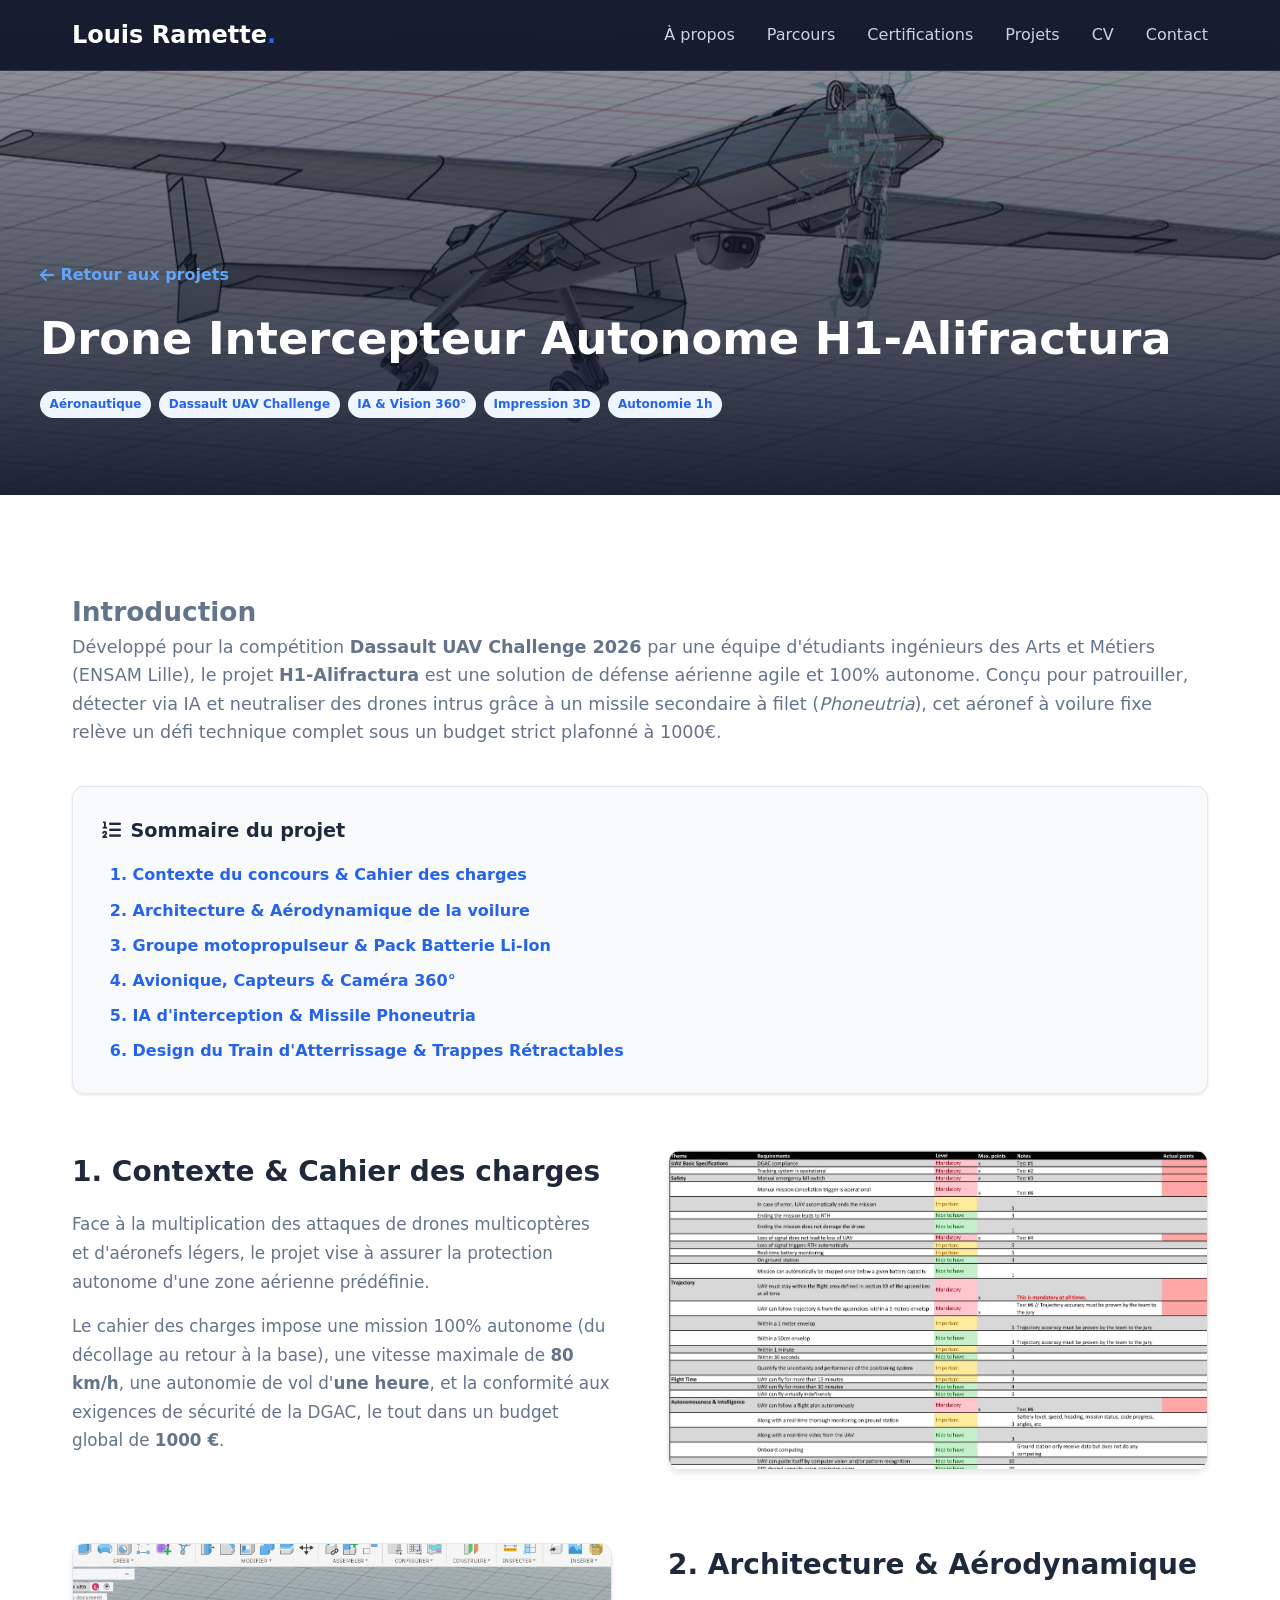
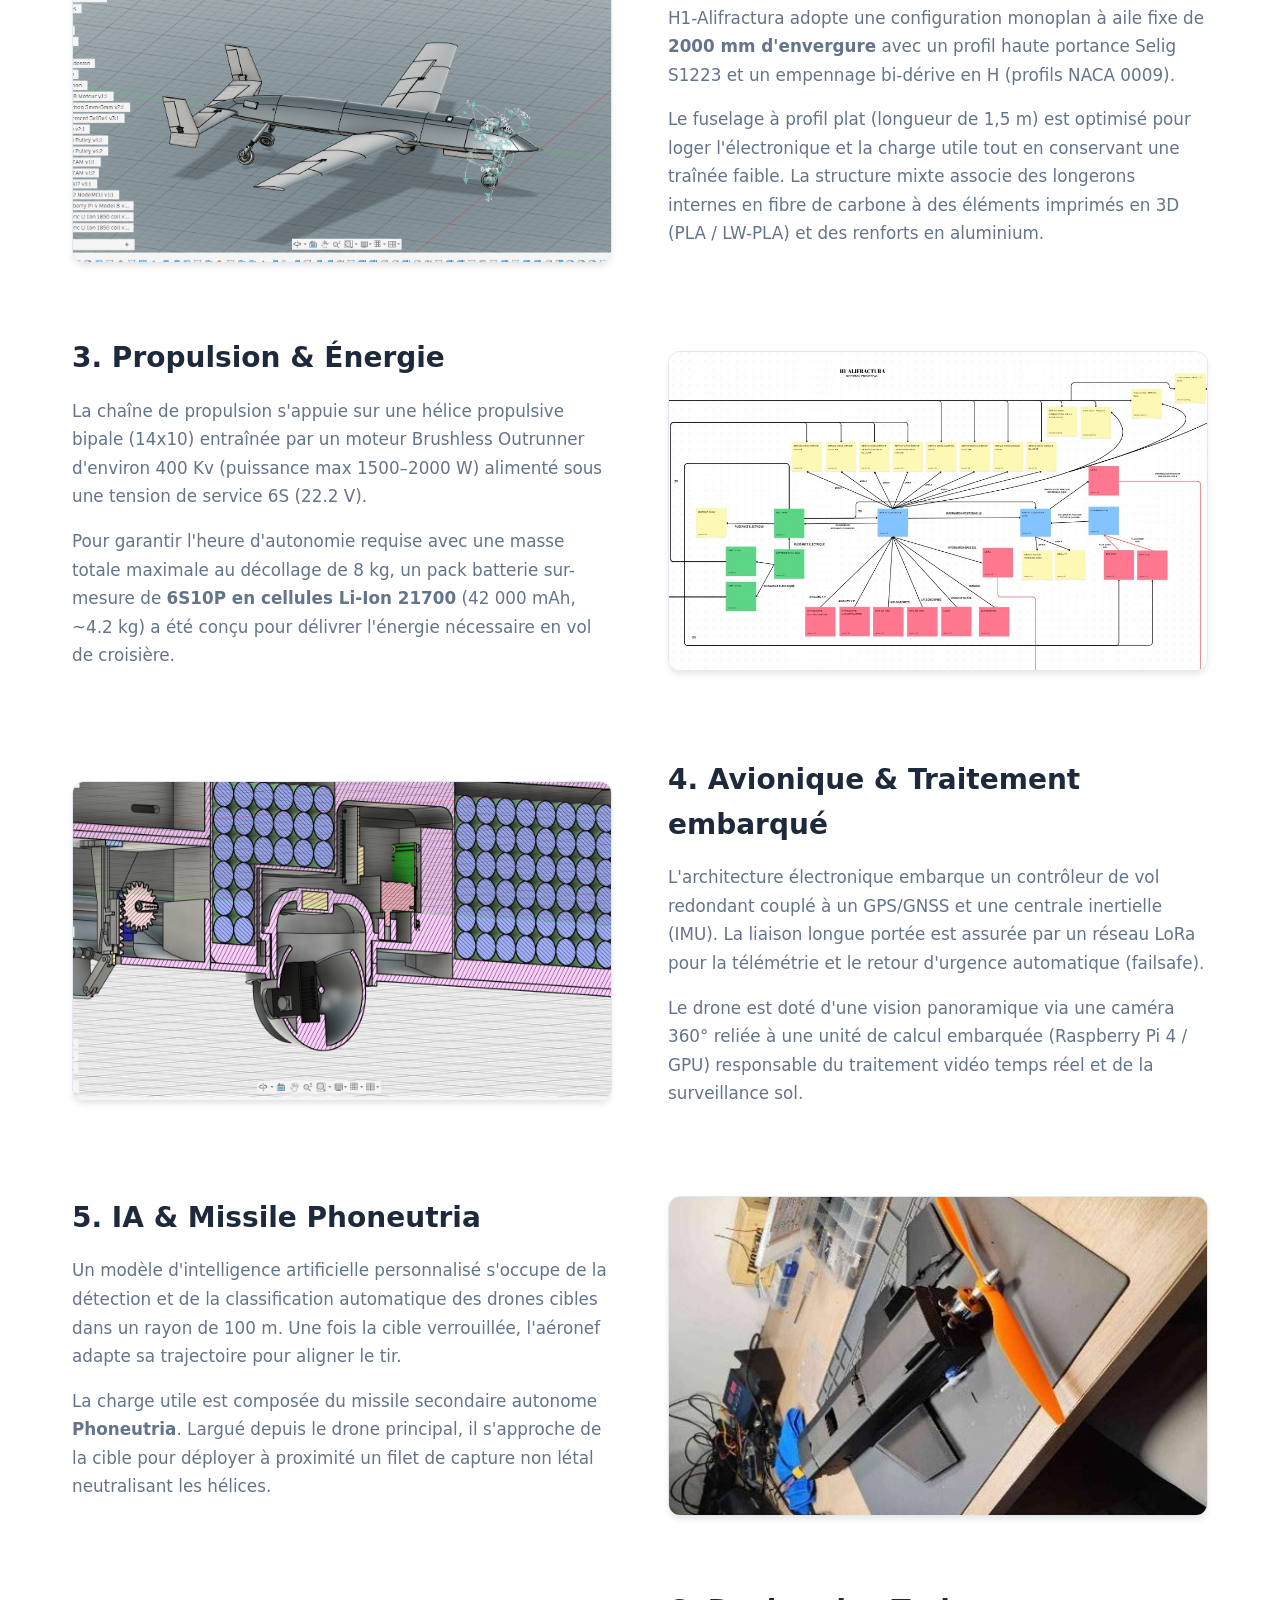
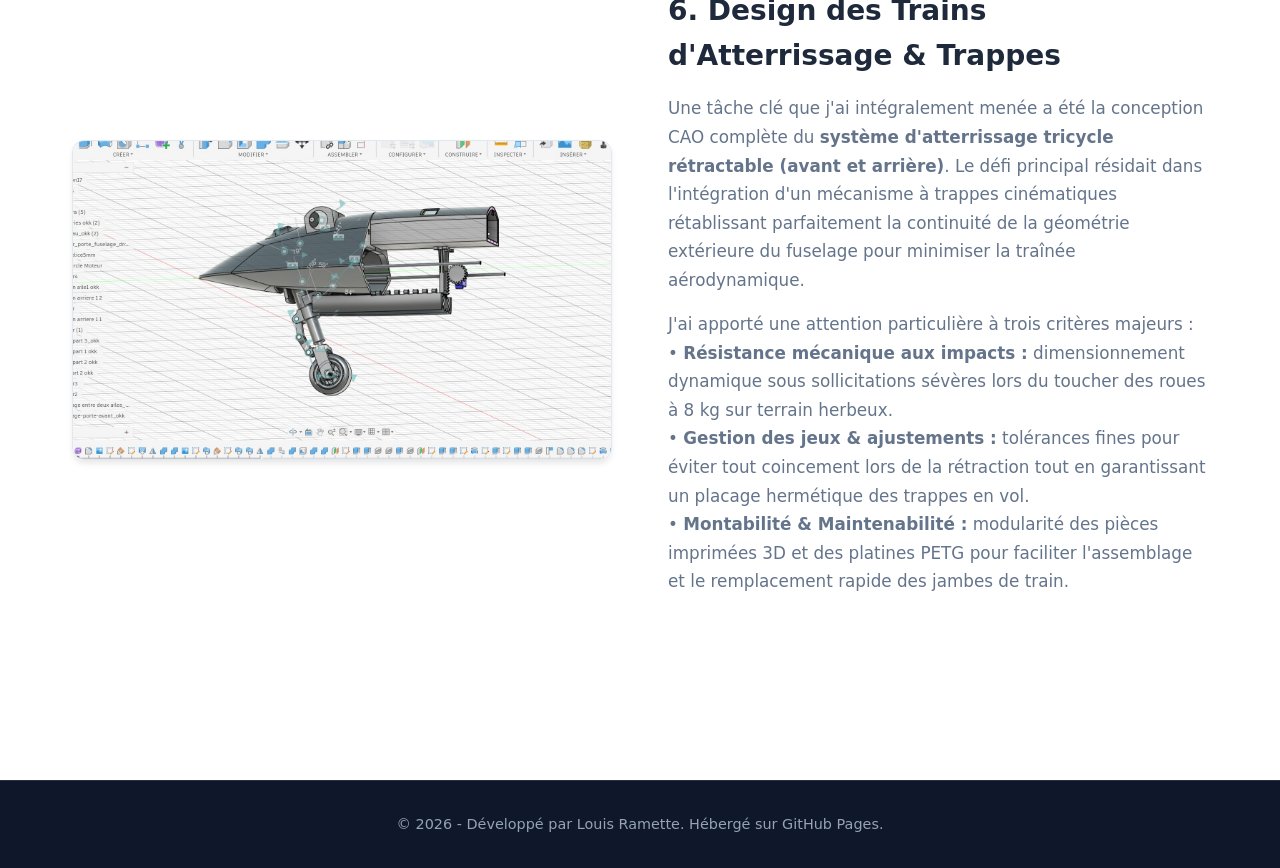
<file: projets/duav.html>
<!DOCTYPE html>
<html lang="fr">
<head>
    <meta charset="UTF-8">
    <meta name="viewport" content="width=device-width, initial-scale=1.0">
    <title>Projet | Drone Intercepteur H1-Alifractura (Dassault UAV Challenge)</title>
    <!-- On remonte d'un dossier pour charger le style global -->
    <link rel="stylesheet" href="../css/style.css">
    <link rel="stylesheet" href="https://cdnjs.cloudflare.com/ajax/libs/font-awesome/6.4.0/css/all.min.css">
    
    <style>
        /* ==========================================================================
   STYLES SPECIFIQUES A LA PAGE PROJET
   ========================================================================== */

/* 1. Hero / En-tête */
.project-hero {
    position: relative;
    min-height: 55vh;
    display: flex;
    align-items: flex-end;
    background: linear-gradient(to top, rgba(15, 23, 42, 0.95), rgba(15, 23, 42, 0.4)),
                url('../assets/img/projets/drone/img_presentation.jpg') center/cover no-repeat;
    color: #ffffff;
    padding: 8rem 2rem 4rem;
}

.project-hero-content {
    max-width: 1200px;
    margin: 0 auto;
    width: 100%;
}

.project-hero h1 {
    font-size: 2.8rem;
    font-weight: 800;
    margin-bottom: 1rem;
}

/* 2. Sommaire */
.toc-container {
    background-color: var(--bg-light);
    border: 1px solid var(--border-color);
    border-radius: var(--radius-lg);
    padding: 1.8rem;
    margin: 2rem 0 3.5rem;
    box-shadow: var(--shadow-sm);
}

.toc-title {
    font-size: 1.2rem;
    font-weight: 700;
    margin-bottom: 1rem;
    display: flex;
    align-items: center;
    gap: 0.6rem;
    color: var(--text-main);
}

.toc-list {
    list-style: none;
    display: flex;
    flex-direction: column;
    gap: 0.6rem;
    padding-left: 0.5rem;
}

.toc-list a {
    color: var(--primary-color);
    text-decoration: none;
    font-weight: 600;
    transition: var(--transition);
}

.toc-list a:hover {
    color: var(--primary-hover);
    padding-left: 0.3rem;
}

/* 3. Layout des Articles (Texte & Image) */
.article-section {
    display: grid;
    grid-template-columns: 1fr 1fr;
    gap: 3.5rem;
    align-items: center;
    margin-bottom: 4.5rem;
}

.article-text h2 {
    font-size: 1.75rem;
    margin-bottom: 1rem;
    color: var(--text-main);
}

.article-text p {
    color: var(--text-muted);
    font-size: 1.05rem;
    line-height: 1.7;
    margin-bottom: 1rem;
}

.article-img-container {
    width: 100%;
    height: 320px;
    border-radius: var(--radius-lg);
    overflow: hidden;
    box-shadow: var(--shadow-md);
    border: 1px solid var(--border-color);
}

.article-img-container img {
    width: 100%;
    height: 100%;
    object-fit: cover;
    transition: var(--transition);
}

.article-img-container:hover img {
    transform: scale(1.03);
}

/* --- CLASSE D'ALTERNANCE EXPLICITE --- */
/* Inverse la colonne Texte et la colonne Image sur écran large */
.article-section.reverse .article-text {
    order: 2;
}

.article-section.reverse .article-img-container {
    order: 1;
}

/* 4. Responsive Design (Mobiles) */
@media (max-width: 850px) {
    .project-hero h1 {
        font-size: 2rem;
    }

    .article-section {
        grid-template-columns: 1fr;
        gap: 2rem;
    }

    /* Sur mobile, on remet toujours l'image sous le texte */
    .article-section.reverse .article-text {
        order: 1;
    }

    .article-section.reverse .article-img-container {
        order: 2;
    }

    .article-img-container {
        height: 240px;
    }
}
    </style>
</head>
<body>

    <!-- Header Navigation -->
    <header>
        <nav class="navbar">
            <a href="../index.html" class="logo">Louis Ramette<span>.</span></a>
            <ul class="nav-links">
                <li><a href="../index.html#about">À propos</a></li>
                <li><a href="../index.html#education">Parcours</a></li>
                <li><a href="../index.html#certifications">Certifications</a></li>
                <li><a href="../index.html#projects">Projets</a></li>
                <li><a href="../index.html#cv">CV</a></li>
                <li><a href="../index.html#contact">Contact</a></li>
            </ul>
        </nav>
    </header>

    <main>
        <!-- En-tête avec l'Image Principale de Présentation -->
        <section class="project-hero">
            <div class="project-hero-content">
                <a href="../index.html#projects" class="project-link" style="color: #60a5fa; margin-bottom: 1rem; display: inline-flex;">
                    <i class="fas fa-arrow-left"></i> Retour aux projets
                </a>
                <h1>Drone Intercepteur Autonome H1-Alifractura</h1>
                <div class="tags">
                    <span class="tag">Aéronautique</span>
                    <span class="tag">Dassault UAV Challenge</span>
                    <span class="tag">IA & Vision 360°</span>
                    <span class="tag">Impression 3D</span>
                    <span class="tag">Autonomie 1h</span>
                </div>
            </div>
        </section>

        <section class="section">
            
            <!-- Introduction & Contexte Général -->
            <div class="about-text" style="margin-bottom: 2.5rem;">
                <h2>Introduction</h2>
                <p>
                    Développé pour la compétition <strong>Dassault UAV Challenge 2026</strong> par une équipe d'étudiants ingénieurs des Arts et Métiers (ENSAM Lille), le projet <strong>H1-Alifractura</strong> est une solution de défense aérienne agile et 100% autonome. Conçu pour patrouiller, détecter via IA et neutraliser des drones intrus grâce à un missile secondaire à filet (<em>Phoneutria</em>), cet aéronef à voilure fixe relève un défi technique complet sous un budget strict plafonné à 1000€.
                </p>
            </div>

            <!-- Sommaire / Table des Matières -->
            <nav class="toc-container" aria-label="Sommaire de la page">
                <div class="toc-title">
                    <i class="fas fa-list-ol"></i> Sommaire du projet
                </div>
                <ol class="toc-list">
                    <li><a href="#partie-1">1. Contexte du concours & Cahier des charges</a></li>
                    <li><a href="#partie-2">2. Architecture & Aérodynamique de la voilure</a></li>
                    <li><a href="#partie-3">3. Groupe motopropulseur & Pack Batterie Li-Ion</a></li>
                    <li><a href="#partie-4">4. Avionique, Capteurs & Caméra 360°</a></li>
                    <li><a href="#partie-5">5. IA d'interception & Missile Phoneutria</a></li>
                    <li><a href="#partie-6">6. Design du Train d'Atterrissage & Trappes Rétractables</a></li>
                </ol>
            </nav>

            <!-- ==========================================================================
               SYSTÈME D'ARTICLES ALTERNÉS (IMAGE DROITE / GAUCHE)
               ========================================================================== -->
               
               <!-- 1. Contexte & CdCF -->
                <article id="partie-1" class="article-section">
                    <div class="article-text">
                        <h2>1. Contexte & Cahier des charges</h2>
                        <p>
                            Face à la multiplication des attaques de drones multicoptères et d'aéronefs légers, le projet vise à assurer la protection autonome d'une zone aérienne prédéfinie.
                        </p>
                        <p>
                            Le cahier des charges impose une mission 100% autonome (du décollage au retour à la base), une vitesse maximale de <strong>80 km/h</strong>, une autonomie de vol d'<strong>une heure</strong>, et la conformité aux exigences de sécurité de la DGAC, le tout dans un budget global de <strong>1000 €</strong>.
                        </p>
                    </div>
                    <div class="article-img-container">
                        <img src="../assets/img/projets/drone/img1.jpg" alt="Contexte du concours Dassault UAV Challenge">
                    </div>
                </article>

                <!-- 2. Architecture & CAO -->
                <article id="partie-2" class="article-section reverse">
                    <div class="article-text">
                        <h2>2. Architecture & Aérodynamique</h2>
                        <p>
                            H1-Alifractura adopte une configuration monoplan à aile fixe de <strong>2000 mm d'envergure</strong> avec un profil haute portance Selig S1223 et un empennage bi-dérive en H (profils NACA 0009).
                        </p>
                        <p>
                            Le fuselage à profil plat (longueur de 1,5 m) est optimisé pour loger l'électronique et la charge utile tout en conservant une traînée faible. La structure mixte associe des longerons internes en fibre de carbone à des éléments imprimés en 3D (PLA / LW-PLA) et des renforts en aluminium.
                        </p>
                    </div>
                    <div class="article-img-container">
                        <img src="../assets/img/projets/drone/img2.jpg" alt="Modélisation CAO et structure du drone H1-Alifractura">
                    </div>
                </article>

                <!-- 3. Propulsion & Batterie -->
                <article id="partie-3" class="article-section">
                    <div class="article-text">
                        <h2>3. Propulsion & Énergie</h2>
                        <p>
                            La chaîne de propulsion s'appuie sur une hélice propulsive bipale (14x10) entraînée par un moteur Brushless Outrunner d'environ 400 Kv (puissance max 1500–2000 W) alimenté sous une tension de service 6S (22.2 V).
                        </p>
                        <p>
                            Pour garantir l'heure d'autonomie requise avec une masse totale maximale au décollage de 8 kg, un pack batterie sur-mesure de <strong>6S10P en cellules Li-Ion 21700</strong> (42 000 mAh, ~4.2 kg) a été conçu pour délivrer l'énergie nécessaire en vol de croisière.
                        </p>
                    </div>
                    <div class="article-img-container">
                        <img src="../assets/img/projets/drone/img3.jpg" alt="Groupe motopropulseur et pack batterie Li-Ion">
                    </div>
                </article>

                <!-- 4. Avionique & Capteurs -->
                <article id="partie-4" class="article-section reverse">
                    <div class="article-text">
                        <h2>4. Avionique & Traitement embarqué</h2>
                        <p>
                            L'architecture électronique embarque un contrôleur de vol redondant couplé à un GPS/GNSS et une centrale inertielle (IMU). La liaison longue portée est assurée par un réseau LoRa pour la télémétrie et le retour d'urgence automatique (failsafe).
                        </p>
                        <p>
                            Le drone est doté d'une vision panoramique via une caméra 360° reliée à une unité de calcul embarquée (Raspberry Pi 4 / GPU) responsable du traitement vidéo temps réel et de la surveillance sol.
                        </p>
                    </div>
                    <div class="article-img-container">
                        <img src="../assets/img/projets/drone/img4.jpg" alt="Systèmes électroniques, Raspberry Pi et communications LoRa">
                    </div>
                </article>

                <!-- 5. IA & Charge utile -->
                <article id="partie-5" class="article-section">
                    <div class="article-text">
                        <h2>5. IA & Missile Phoneutria</h2>
                        <p>
                            Un modèle d'intelligence artificielle personnalisé s'occupe de la détection et de la classification automatique des drones cibles dans un rayon de 100 m. Une fois la cible verrouillée, l'aéronef adapte sa trajectoire pour aligner le tir.
                        </p>
                        <p>
                            La charge utile est composée du missile secondaire autonome <strong>Phoneutria</strong>. Largué depuis le drone principal, il s'approche de la cible pour déployer à proximité un filet de capture non létal neutralisant les hélices.
                        </p>
                    </div>
                    <div class="article-img-container">
                        <img src="../assets/img/projets/drone/img5.jpg" alt="Système de largage et missile intercepteur Phoneutria">
                    </div>
                </article>

                <!-- 6. Travail spécifique : Trains d'atterrissage & Trappes -->
                <article id="partie-6" class="article-section reverse">
                    <div class="article-text">
                        <h2>6. Design des Trains d'Atterrissage & Trappes</h2>
                        <p>
                            Une tâche clé que j'ai intégralement menée a été la conception CAO complète du <strong>système d'atterrissage tricycle rétractable (avant et arrière)</strong>. Le défi principal résidait dans l'intégration d'un mécanisme à trappes cinématiques rétablissant parfaitement la continuité de la géométrie extérieure du fuselage pour minimiser la traînée aérodynamique.
                        </p>
                        <p>
                            J'ai apporté une attention particulière à trois critères majeurs :<br>
                            • <strong>Résistance mécanique aux impacts :</strong> dimensionnement dynamique sous sollicitations sévères lors du toucher des roues à 8 kg sur terrain herbeux.<br>
                            • <strong>Gestion des jeux & ajustements :</strong> tolérances fines pour éviter tout coincement lors de la rétraction tout en garantissant un placage hermétique des trappes en vol.<br>
                            • <strong>Montabilité & Maintenabilité :</strong> modularité des pièces imprimées 3D et des platines PETG pour faciliter l'assemblage et le remplacement rapide des jambes de train.
                        </p>
                    </div>
                    <div class="article-img-container">
                        <img src="../assets/img/projets/drone/img6.jpg" alt="Conception CAO du train d'atterrissage rétractable et trappes cinématiques">
                    </div>
                </article>

            
        </section>
    </main>

    <!-- Footer -->
    <footer>
        <p>&copy; 2026 - Développé par Louis Ramette. Hébergé sur GitHub Pages.</p>
    </footer>

    <!-- Script JS Global -->
    <script src="../js/main.js"></script>
</body>
</html>
</file>
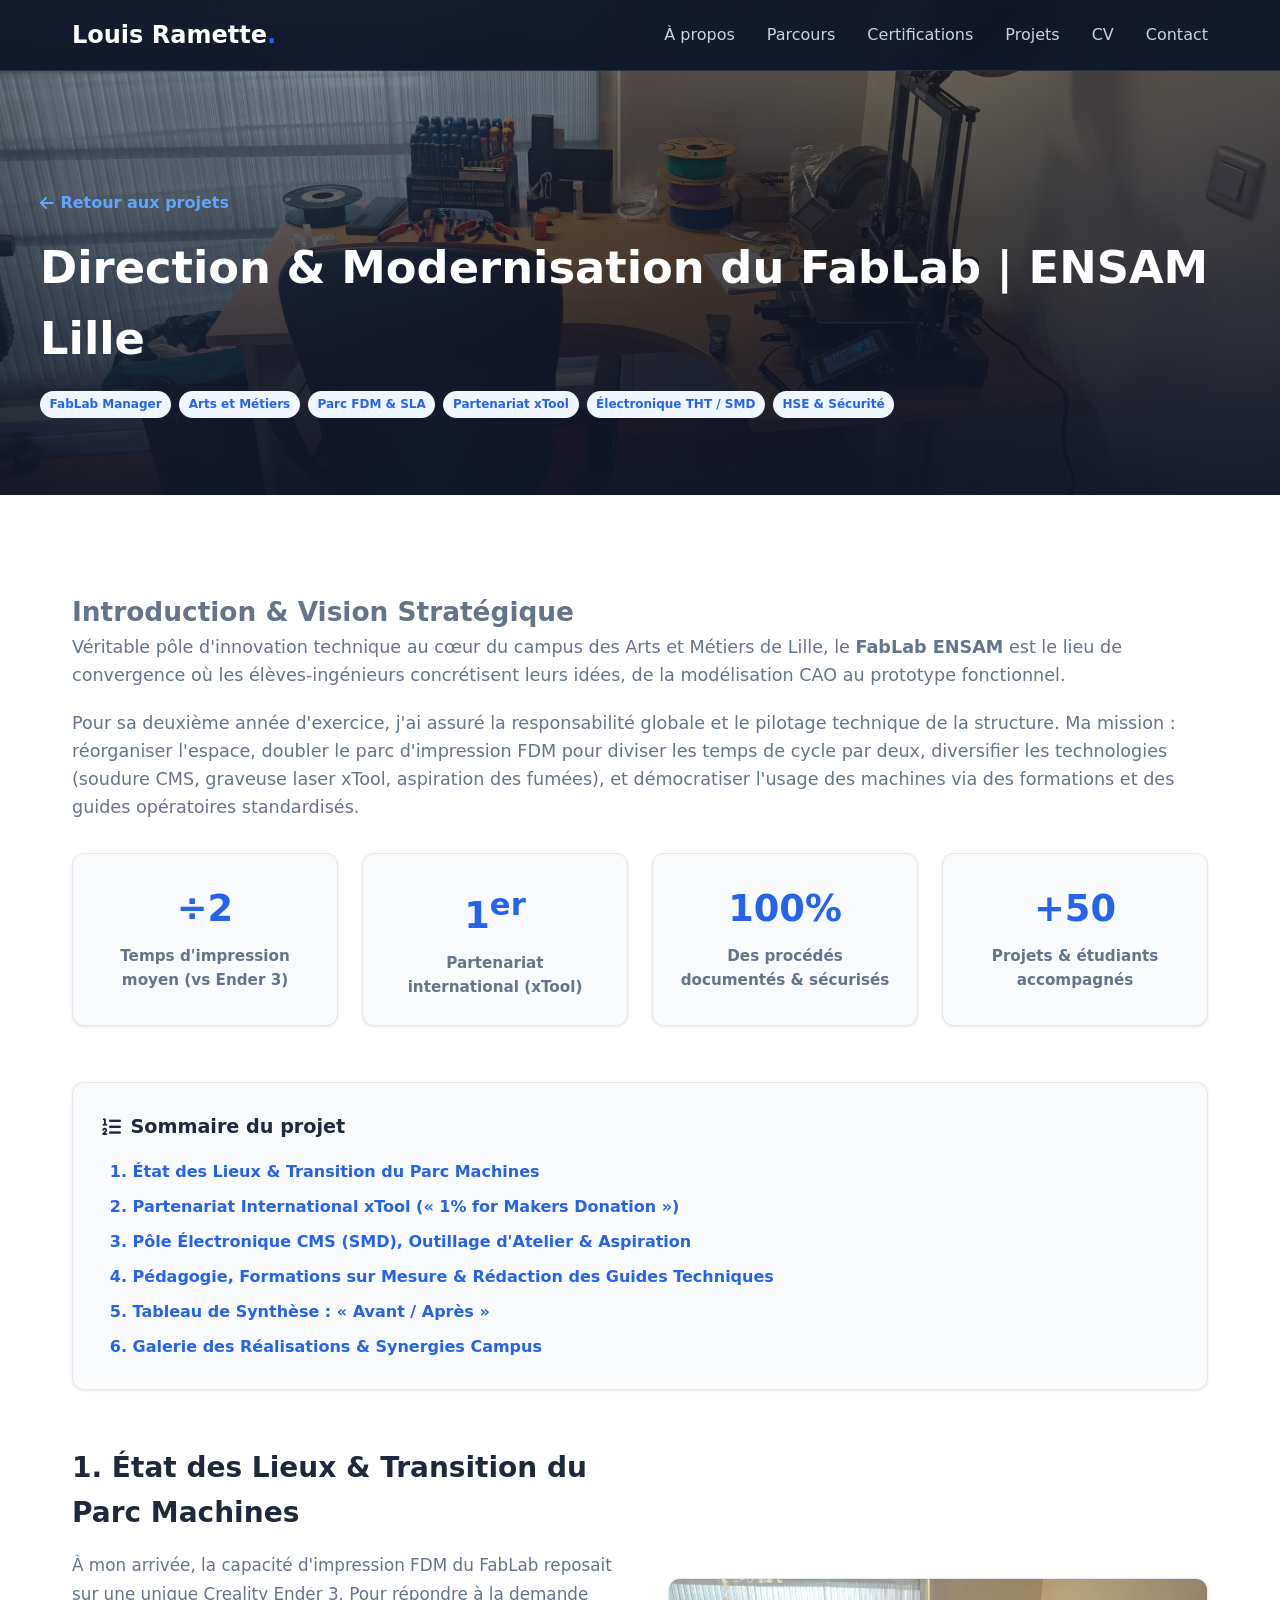
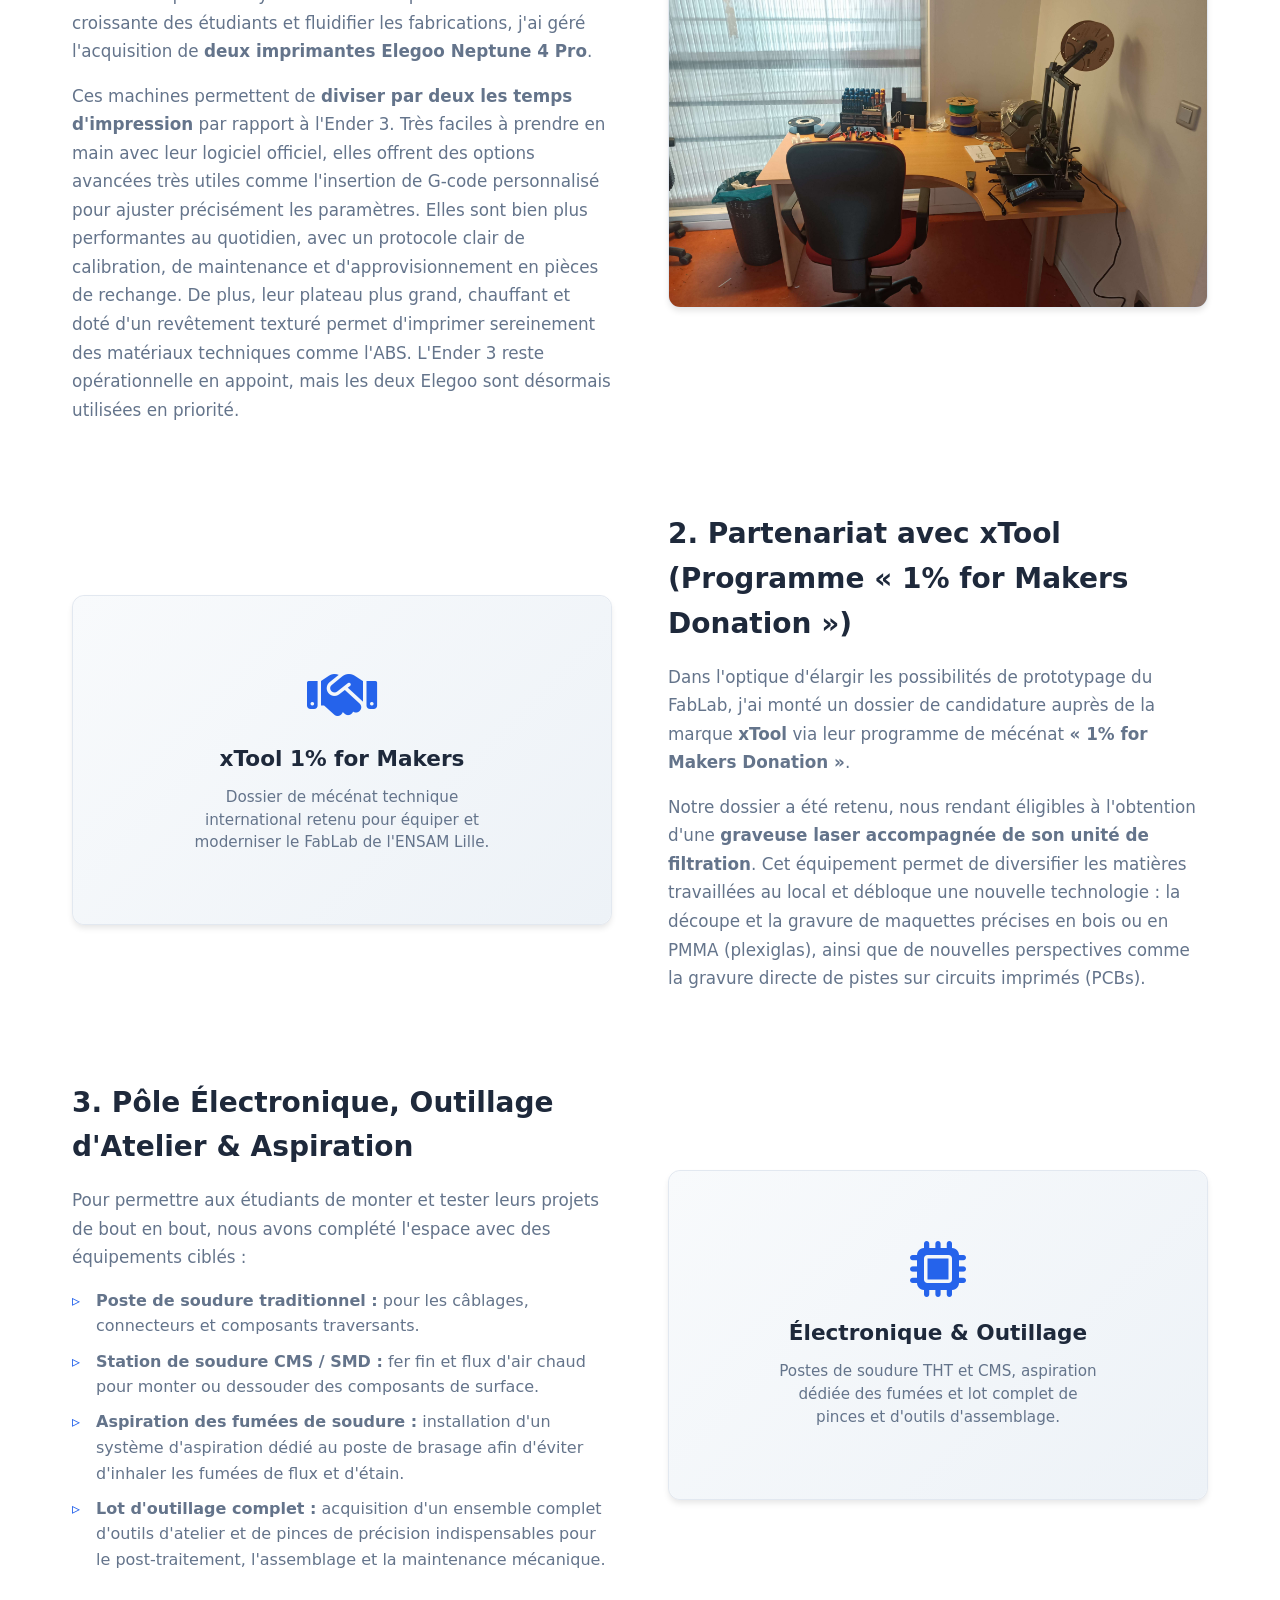
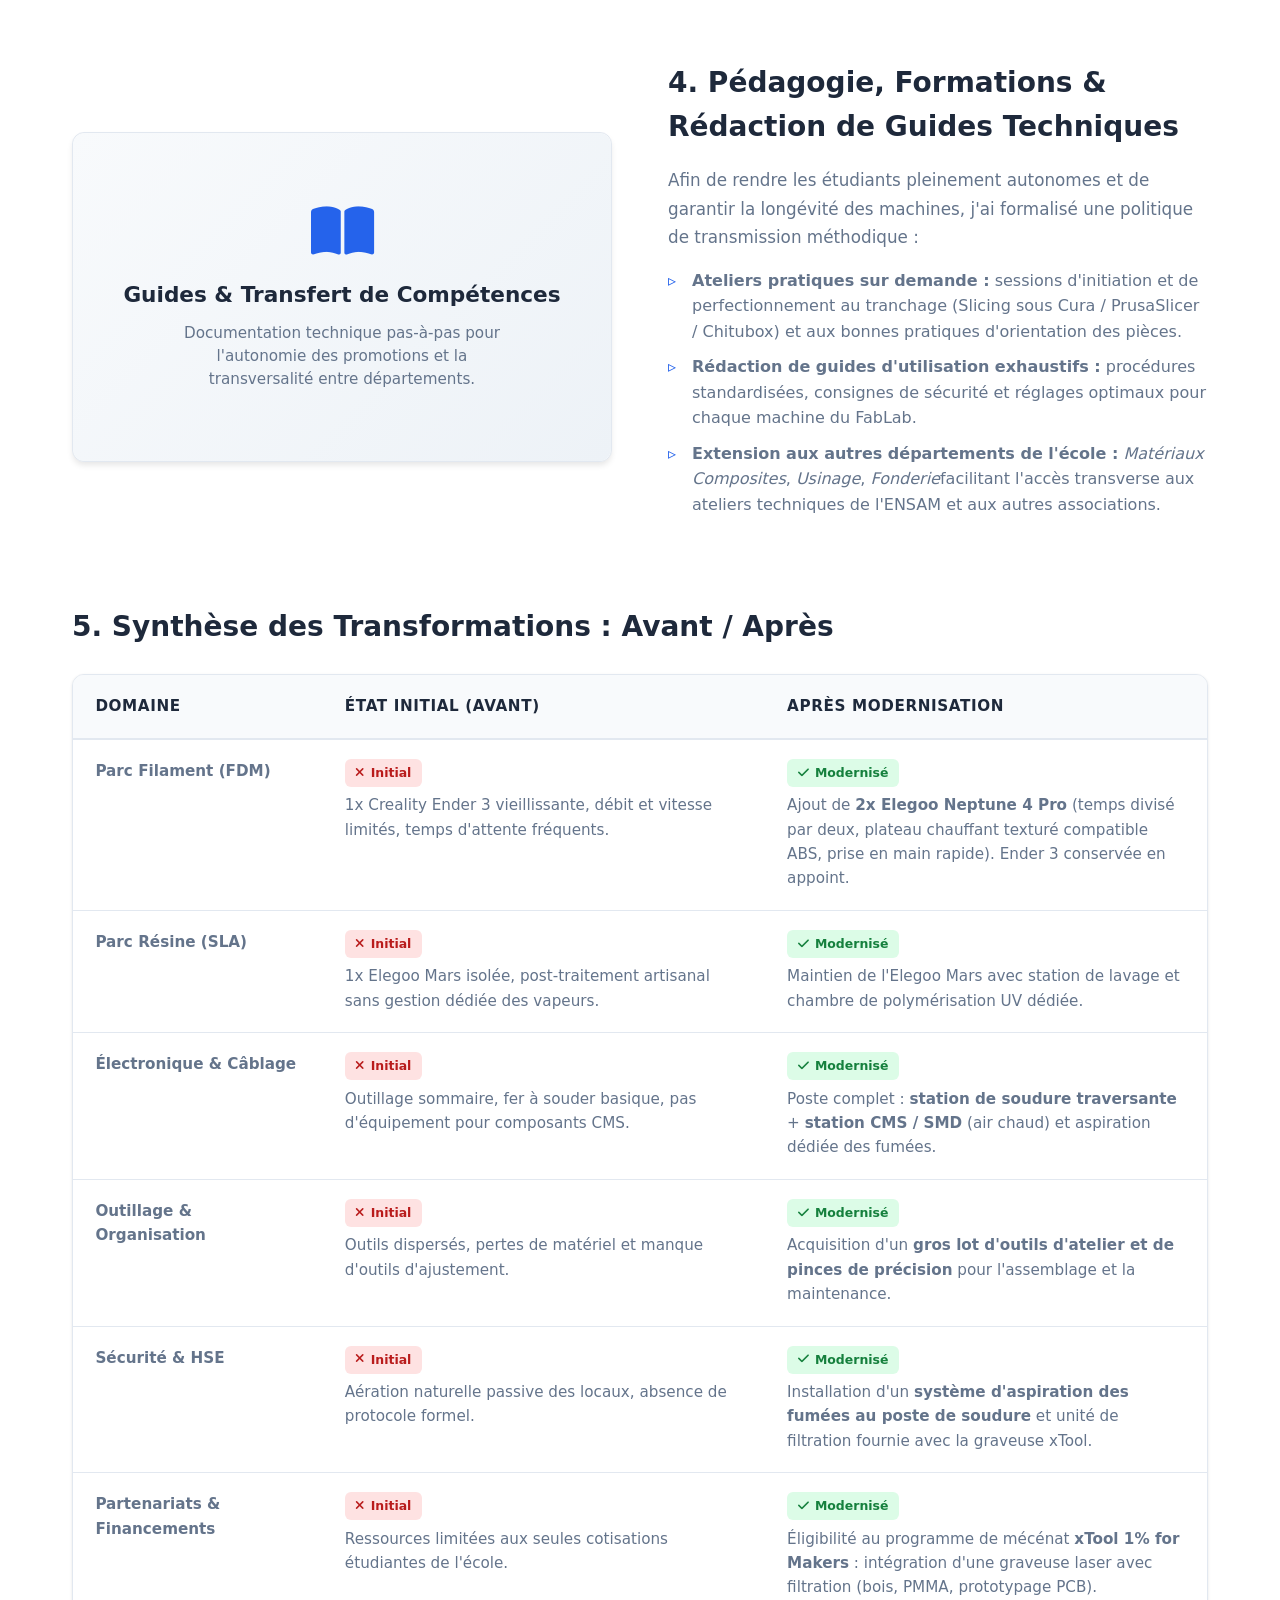
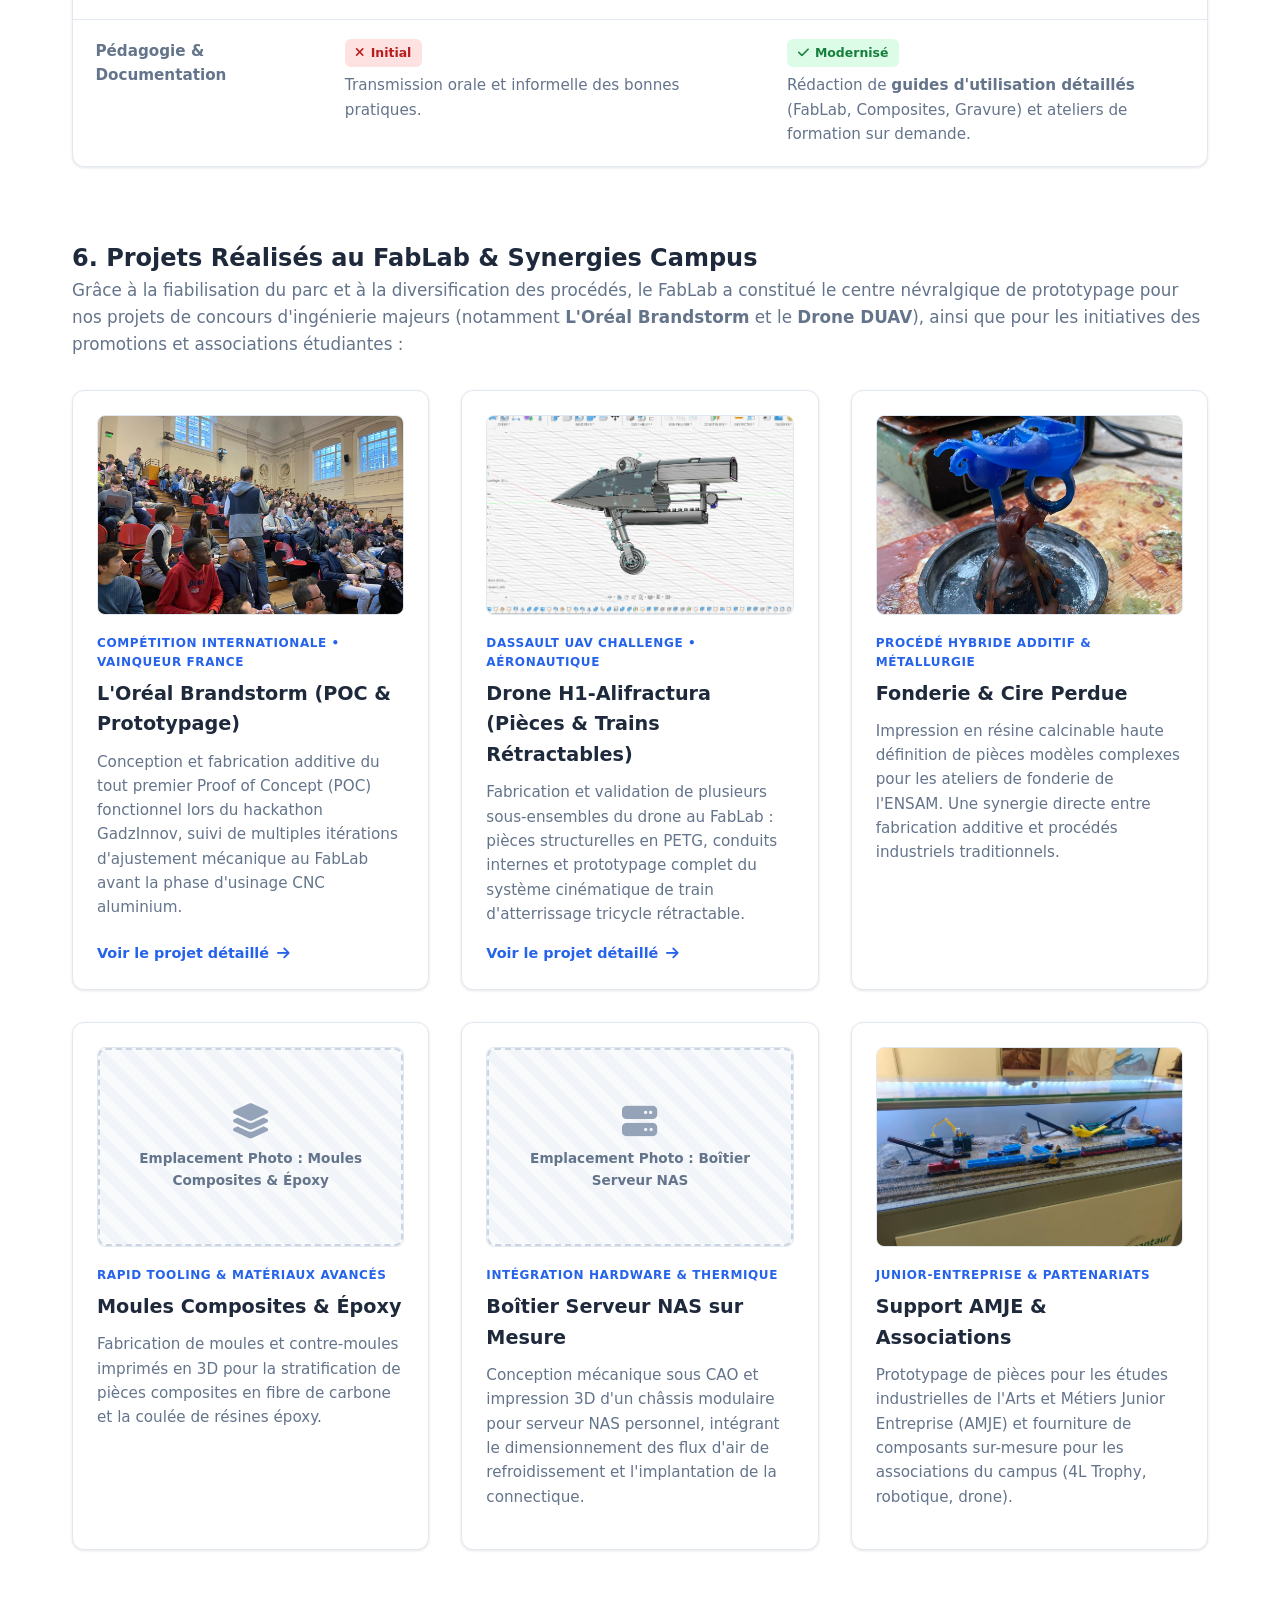
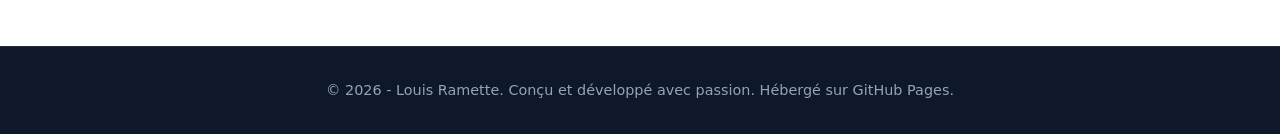
<file: projets/fablab.html>
<!DOCTYPE html>
<html lang="fr">
<head>
    <meta charset="UTF-8">
    <meta name="viewport" content="width=device-width, initial-scale=1.0">
    <title>Projet | Direction & Modernisation du FabLab (ENSAM Lille)</title>
    <!-- Feuille de style globale -->
    <link rel="stylesheet" href="../css/style.css">
    <link rel="stylesheet" href="https://cdnjs.cloudflare.com/ajax/libs/font-awesome/6.4.0/css/all.min.css">
    
    <style>
        /* ==========================================================================
           STYLES SPÉCIFIQUES À LA PAGE FABLAB
           ========================================================================== */

        /* 1. Hero / En-tête */
        .project-hero {
            position: relative;
            min-height: 55vh;
            display: flex;
            align-items: flex-end;
            background: linear-gradient(to top, rgba(15, 23, 42, 0.95), rgba(15, 23, 42, 0.45)),
                        url('../assets/img/projets/fablab/img_presentation.jpg') center/cover no-repeat;
            color: #ffffff;
            padding: 8rem 2rem 4rem;
        }

        .project-hero-content {
            max-width: 1200px;
            margin: 0 auto;
            width: 100%;
        }

        .project-hero h1 {
            font-size: 2.8rem;
            font-weight: 800;
            margin-bottom: 1rem;
        }

        /* 2. Chiffres clés */
        .stats-grid {
            display: grid;
            grid-template-columns: repeat(auto-fit, minmax(220px, 1fr));
            gap: 1.5rem;
            margin: 2rem 0 3.5rem;
        }

        .stat-card {
            background-color: var(--bg-light);
            border: 1px solid var(--border-color);
            border-radius: var(--radius-lg);
            padding: 1.6rem;
            text-align: center;
            box-shadow: var(--shadow-sm);
            transition: var(--transition);
        }

        .stat-card:hover {
            transform: translateY(-4px);
            box-shadow: var(--shadow-md);
            border-color: var(--primary-color);
        }

        .stat-number {
            font-size: 2.3rem;
            font-weight: 800;
            color: var(--primary-color);
            margin-bottom: 0.3rem;
        }

        .stat-label {
            font-size: 0.95rem;
            color: var(--text-muted);
            font-weight: 600;
        }

        /* 3. Sommaire */
        .toc-container {
            background-color: var(--bg-light);
            border: 1px solid var(--border-color);
            border-radius: var(--radius-lg);
            padding: 1.8rem;
            margin: 2.5rem 0 3.5rem;
            box-shadow: var(--shadow-sm);
        }

        .toc-title {
            font-size: 1.2rem;
            font-weight: 700;
            margin-bottom: 1rem;
            display: flex;
            align-items: center;
            gap: 0.6rem;
            color: var(--text-main);
        }

        .toc-list {
            list-style: none;
            display: flex;
            flex-direction: column;
            gap: 0.6rem;
            padding-left: 0.5rem;
        }

        .toc-list a {
            color: var(--primary-color);
            text-decoration: none;
            font-weight: 600;
            transition: var(--transition);
        }

        .toc-list a:hover {
            color: var(--primary-hover);
            padding-left: 0.3rem;
        }

        /* 4. Layout des Articles */
        .article-section {
            display: grid;
            grid-template-columns: 1fr 1fr;
            gap: 3.5rem;
            align-items: center;
            margin-bottom: 4.5rem;
        }

        .article-text h2 {
            font-size: 1.75rem;
            margin-bottom: 1rem;
            color: var(--text-main);
        }

        .article-text p {
            color: var(--text-muted);
            font-size: 1.05rem;
            line-height: 1.7;
            margin-bottom: 1rem;
        }

        .article-text ul {
            list-style: none;
            padding-left: 0;
            margin-bottom: 1rem;
        }

        .article-text ul li {
            position: relative;
            padding-left: 1.5rem;
            margin-bottom: 0.6rem;
            color: var(--text-muted);
            line-height: 1.6;
        }

        .article-text ul li::before {
            content: "▹";
            position: absolute;
            left: 0;
            color: var(--primary-color);
            font-weight: bold;
        }

        .article-img-container {
            width: 100%;
            height: 330px;
            border-radius: var(--radius-lg);
            overflow: hidden;
            box-shadow: var(--shadow-md);
            border: 1px solid var(--border-color);
            background-color: #f8fafc;
        }

        .article-img-container img {
            width: 100%;
            height: 100%;
            object-fit: cover;
            transition: var(--transition);
        }

        .article-img-container:hover img {
            transform: scale(1.03);
        }

        /* Carte de contenu illustrée (si absence d'image secondaire) */
        .feature-card-showcase {
            height: 100%;
            display: flex;
            flex-direction: column;
            justify-content: center;
            align-items: center;
            text-align: center;
            padding: 2.5rem;
            background: linear-gradient(135deg, #f8fafc 0%, #edf2f7 100%);
            border-radius: var(--radius-lg);
        }

        .feature-card-showcase i {
            font-size: 3.5rem;
            color: var(--primary-color);
            margin-bottom: 1.2rem;
        }

        .feature-card-showcase h3 {
            font-size: 1.35rem;
            color: var(--text-main);
            margin-bottom: 0.6rem;
        }

        .feature-card-showcase p {
            color: var(--text-muted);
            font-size: 0.95rem;
            line-height: 1.5;
            max-width: 320px;
        }

        .article-section.reverse .article-text {
            order: 2;
        }

        .article-section.reverse .article-img-container {
            order: 1;
        }

        /* 5. Tableau Comparatif Avant / Après */
        .comparison-wrapper {
            margin: 3.5rem 0 4.5rem;
        }

        .comparison-wrapper h2 {
            font-size: 1.75rem;
            color: var(--text-main);
            margin-bottom: 1.5rem;
        }

        .table-responsive {
            overflow-x: auto;
            border-radius: var(--radius-lg);
            border: 1px solid var(--border-color);
            box-shadow: var(--shadow-sm);
            background: #ffffff;
        }

        .comparison-table {
            width: 100%;
            border-collapse: collapse;
            text-align: left;
        }

        .comparison-table th {
            background-color: var(--bg-light);
            color: var(--text-main);
            padding: 1.2rem 1.4rem;
            font-weight: 700;
            font-size: 0.95rem;
            text-transform: uppercase;
            letter-spacing: 0.04em;
            border-bottom: 2px solid var(--border-color);
        }

        .comparison-table td {
            padding: 1.2rem 1.4rem;
            border-bottom: 1px solid var(--border-color);
            color: var(--text-muted);
            font-size: 0.95rem;
            line-height: 1.6;
            vertical-align: top;
        }

        .comparison-table tr:last-child td {
            border-bottom: none;
        }

        .comparison-table tr:hover {
            background-color: #f8fafc;
        }

        .badge-before {
            display: inline-flex;
            align-items: center;
            gap: 0.4rem;
            background-color: #fee2e2;
            color: #b91c1c;
            padding: 0.25rem 0.65rem;
            border-radius: 6px;
            font-weight: 700;
            font-size: 0.78rem;
            margin-bottom: 0.4rem;
        }

        .badge-after {
            display: inline-flex;
            align-items: center;
            gap: 0.4rem;
            background-color: #dcfce7;
            color: #15803d;
            padding: 0.25rem 0.65rem;
            border-radius: 6px;
            font-weight: 700;
            font-size: 0.78rem;
            margin-bottom: 0.4rem;
        }

        /* 6. Grille des Projets Développés */
        .projects-showcase-grid {
            display: grid;
            grid-template-columns: repeat(auto-fit, minmax(320px, 1fr));
            gap: 2rem;
            margin-top: 2rem;
        }

        .project-showcase-card {
            background: var(--bg-card);
            border: 1px solid var(--border-color);
            border-radius: var(--radius-lg);
            padding: 1.5rem;
            box-shadow: var(--shadow-sm);
            transition: var(--transition);
            display: flex;
            flex-direction: column;
        }

        .project-showcase-card:hover {
            transform: translateY(-4px);
            box-shadow: var(--shadow-md);
            border-color: var(--primary-color);
        }

        .project-showcase-img {
            width: 100%;
            height: 200px;
            border-radius: var(--radius-md);
            overflow: hidden;
            margin-bottom: 1.2rem;
            border: 1px solid var(--border-color);
            background-color: #f8fafc;
            position: relative;
        }

        .project-showcase-img img {
            width: 100%;
            height: 100%;
            object-fit: cover;
            transition: var(--transition);
        }

        .project-showcase-card:hover .project-showcase-img img {
            transform: scale(1.04);
        }

        .img-placeholder {
            width: 100%;
            height: 100%;
            display: flex;
            flex-direction: column;
            align-items: center;
            justify-content: center;
            gap: 0.6rem;
            background: repeating-linear-gradient(
                45deg,
                #f8fafc,
                #f8fafc 10px,
                #f1f5f9 10px,
                #f1f5f9 20px
            );
            color: var(--text-muted);
            border: 2px dashed #cbd5e1;
            border-radius: var(--radius-md);
            text-align: center;
            padding: 1rem;
        }

        .img-placeholder i {
            font-size: 2.2rem;
            color: #94a3b8;
        }

        .img-placeholder span {
            font-size: 0.85rem;
            font-weight: 600;
            color: #64748b;
        }

        .project-showcase-tag {
            display: inline-block;
            font-size: 0.75rem;
            font-weight: 700;
            color: var(--primary-color);
            text-transform: uppercase;
            letter-spacing: 0.05em;
            margin-bottom: 0.4rem;
        }

        .project-showcase-card h3 {
            font-size: 1.2rem;
            color: var(--text-main);
            margin-bottom: 0.6rem;
        }

        .project-showcase-card p {
            color: var(--text-muted);
            font-size: 0.95rem;
            line-height: 1.6;
            margin-bottom: 1rem;
        }

        .project-showcase-card .project-link {
            margin-top: auto;
            display: inline-flex;
            align-items: center;
            gap: 0.5rem;
            font-size: 0.9rem;
            font-weight: 600;
            color: var(--primary-color);
            text-decoration: none;
            transition: var(--transition);
        }

        .project-showcase-card .project-link:hover {
            color: var(--primary-hover);
            transform: translateX(4px);
        }

        /* Responsive */
        @media (max-width: 850px) {
            .project-hero h1 {
                font-size: 2rem;
            }

            .article-section {
                grid-template-columns: 1fr;
                gap: 2rem;
            }

            .article-section.reverse .article-text {
                order: 1;
            }

            .article-section.reverse .article-img-container {
                order: 2;
            }

            .article-img-container {
                height: 240px;
            }

            .stats-grid {
                grid-template-columns: 1fr 1fr;
            }
        }

        @media (max-width: 550px) {
            .stats-grid {
                grid-template-columns: 1fr;
            }
        }
    </style>
</head>
<body>

    <!-- Header Navigation -->
    <header>
        <nav class="navbar">
            <a href="../index.html" class="logo">Louis Ramette<span>.</span></a>
            <ul class="nav-links">
                <li><a href="../index.html#about">À propos</a></li>
                <li><a href="../index.html#education">Parcours</a></li>
                <li><a href="../index.html#certifications">Certifications</a></li>
                <li><a href="../index.html#projects">Projets</a></li>
                <li><a href="../index.html#cv">CV</a></li>
                <li><a href="../index.html#contact">Contact</a></li>
            </ul>
        </nav>
    </header>

    <main>
        <!-- En-tête du projet avec photo de présentation -->
        <section class="project-hero">
            <div class="project-hero-content">
                <a href="../index.html#projects" class="project-link" style="color: #60a5fa; margin-bottom: 1rem; display: inline-flex;">
                    <i class="fas fa-arrow-left"></i> Retour aux projets
                </a>
                <h1>Direction & Modernisation du FabLab | ENSAM Lille</h1>
                <div class="tags">
                    <span class="tag">FabLab Manager</span>
                    <span class="tag">Arts et Métiers</span>
                    <span class="tag">Parc FDM & SLA</span>
                    <span class="tag">Partenariat xTool</span>
                    <span class="tag">Électronique THT / SMD</span>
                    <span class="tag">HSE & Sécurité</span>
                </div>
            </div>
        </section>

        <section class="section">
            
            <!-- Introduction & Contexte Général -->
            <div class="about-text" style="margin-bottom: 2rem;">
                <h2>Introduction & Vision Stratégique</h2>
                <p>
                    Véritable pôle d'innovation technique au cœur du campus des Arts et Métiers de Lille, le <strong>FabLab ENSAM</strong> est le lieu de convergence où les élèves-ingénieurs concrétisent leurs idées, de la modélisation CAO au prototype fonctionnel.
                </p>
                <p>
                    Pour sa deuxième année d'exercice, j'ai assuré la responsabilité globale et le pilotage technique de la structure. Ma mission : réorganiser l'espace, doubler le parc d'impression FDM pour diviser les temps de cycle par deux, diversifier les technologies (soudure CMS, graveuse laser xTool, aspiration des fumées), et démocratiser l'usage des machines via des formations et des guides opératoires standardisés.
                </p>
            </div>

            <!-- Chiffres Clés du Projet -->
            <div class="stats-grid">
                <div class="stat-card">
                    <div class="stat-number">÷2</div>
                    <div class="stat-label">Temps d'impression moyen (vs Ender 3)</div>
                </div>
                <div class="stat-card">
                    <div class="stat-number">1<sup>er</sup></div>
                    <div class="stat-label">Partenariat international (xTool)</div>
                </div>
                <div class="stat-card">
                    <div class="stat-number">100%</div>
                    <div class="stat-label">Des procédés documentés & sécurisés</div>
                </div>
                <div class="stat-card">
                    <div class="stat-number">+50</div>
                    <div class="stat-label">Projets & étudiants accompagnés</div>
                </div>
            </div>

            <!-- Sommaire / Table des Matières -->
            <nav class="toc-container" aria-label="Sommaire de la page">
                <div class="toc-title">
                    <i class="fas fa-list-ol"></i> Sommaire du projet
                </div>
                <ol class="toc-list">
                    <li><a href="#partie-1">1. État des Lieux & Transition du Parc Machines</a></li>
                    <li><a href="#partie-2">2. Partenariat International xTool (« 1% for Makers Donation »)</a></li>
                    <li><a href="#partie-3">3. Pôle Électronique CMS (SMD), Outillage d'Atelier & Aspiration</a></li>
                    <li><a href="#partie-4">4. Pédagogie, Formations sur Mesure & Rédaction des Guides Techniques</a></li>
                    <li><a href="#partie-5">5. Tableau de Synthèse : « Avant / Après »</a></li>
                    <li><a href="#partie-6">6. Galerie des Réalisations & Synergies Campus</a></li>
                </ol>
            </nav>

            <!-- ==========================================================================
               ARTICLES DÉTAILLÉS ALTERNÉS
               ========================================================================== -->

            <!-- 1. Parc Machines -->
            <article id="partie-1" class="article-section">
                <div class="article-text">
                    <h2>1. État des Lieux & Transition du Parc Machines</h2>
                    <p>
                        À mon arrivée, la capacité d'impression FDM du FabLab reposait sur une unique Creality Ender 3. Pour répondre à la demande croissante des étudiants et fluidifier les fabrications, j'ai géré l'acquisition de <strong>deux imprimantes Elegoo Neptune 4 Pro</strong>.
                    </p>
                    <p>
                        Ces machines permettent de <strong>diviser par deux les temps d'impression</strong> par rapport à l'Ender 3. Très faciles à prendre en main avec leur logiciel officiel, elles offrent des options avancées très utiles comme l'insertion de G-code personnalisé pour ajuster précisément les paramètres. Elles sont bien plus performantes au quotidien, avec un protocole clair de calibration, de maintenance et d'approvisionnement en pièces de rechange. De plus, leur plateau plus grand, chauffant et doté d'un revêtement texturé permet d'imprimer sereinement des matériaux techniques comme l'ABS. L'Ender 3 reste opérationnelle en appoint, mais les deux Elegoo sont désormais utilisées en priorité.
                    </p>
                </div>
                <div class="article-img-container">
                    <img src="../assets/img/projets/fablab/img_presentation.jpg" alt="Vue d'ensemble de l'atelier FabLab ENSAM Lille">
                </div>
            </article>

            <!-- 2. Partenariat xTool -->
            <article id="partie-2" class="article-section reverse">
                <div class="article-text">
                    <h2>2. Partenariat avec xTool (Programme « 1% for Makers Donation »)</h2>
                    <p>
                        Dans l'optique d'élargir les possibilités de prototypage du FabLab, j'ai monté un dossier de candidature auprès de la marque <strong>xTool</strong> via leur programme de mécénat <strong>« 1% for Makers Donation »</strong>.
                    </p>
                    <p>
                        Notre dossier a été retenu, nous rendant éligibles à l'obtention d'une <strong>graveuse laser accompagnée de son unité de filtration</strong>. Cet équipement permet de diversifier les matières travaillées au local et débloque une nouvelle technologie : la découpe et la gravure de maquettes précises en bois ou en PMMA (plexiglas), ainsi que de nouvelles perspectives comme la gravure directe de pistes sur circuits imprimés (PCBs).
                    </p>
                </div>
                <div class="article-img-container">
                    <div class="feature-card-showcase">
                        <i class="fas fa-handshake"></i>
                        <h3>xTool 1% for Makers</h3>
                        <p>Dossier de mécénat technique international retenu pour équiper et moderniser le FabLab de l'ENSAM Lille.</p>
                    </div>
                </div>
            </article>

            <!-- 3. Électronique & Sécurité HSE -->
            <article id="partie-3" class="article-section">
                <div class="article-text">
                    <h2>3. Pôle Électronique, Outillage d'Atelier & Aspiration</h2>
                    <p>
                        Pour permettre aux étudiants de monter et tester leurs projets de bout en bout, nous avons complété l'espace avec des équipements ciblés :
                    </p>
                    <ul>
                        <li><strong>Poste de soudure traditionnel :</strong> pour les câblages, connecteurs et composants traversants.</li>
                        <li><strong>Station de soudure CMS / SMD :</strong> fer fin et flux d'air chaud pour monter ou dessouder des composants de surface.</li>
                        <li><strong>Aspiration des fumées de soudure :</strong> installation d'un système d'aspiration dédié au poste de brasage afin d'éviter d'inhaler les fumées de flux et d'étain.</li>
                        <li><strong>Lot d'outillage complet :</strong> acquisition d'un ensemble complet d'outils d'atelier et de pinces de précision indispensables pour le post-traitement, l'assemblage et la maintenance mécanique.</li>
                    </ul>
                </div>
                <div class="article-img-container">
                    <div class="feature-card-showcase">
                        <i class="fas fa-microchip"></i>
                        <h3>Électronique & Outillage</h3>
                        <p>Postes de soudure THT et CMS, aspiration dédiée des fumées et lot complet de pinces et d'outils d'assemblage.</p>
                    </div>
                </div>
            </article>

            <!-- 4. Pédagogie & Guides -->
            <article id="partie-4" class="article-section reverse">
                <div class="article-text">
                    <h2>4. Pédagogie, Formations & Rédaction de Guides Techniques</h2>
                    <p>
                        Afin de rendre les étudiants pleinement autonomes et de garantir la longévité des machines, j'ai formalisé une politique de transmission méthodique :
                    </p>
                    <ul>
                        <li><strong>Ateliers pratiques sur demande :</strong> sessions d'initiation et de perfectionnement au tranchage (Slicing sous Cura / PrusaSlicer / Chitubox) et aux bonnes pratiques d'orientation des pièces.</li>
                        <li><strong>Rédaction de guides d'utilisation exhaustifs :</strong> procédures standardisées, consignes de sécurité et réglages optimaux pour chaque machine du FabLab.</li>
                        <li><strong>Extension aux autres départements de l'école :</strong> <em>Matériaux Composites</em>, <em>Usinage</em>, <em>Fonderie</em>facilitant l'accès transverse aux ateliers techniques de l'ENSAM et aux autres associations.</li>
                    </ul>
                </div>
                <div class="article-img-container">
                    <div class="feature-card-showcase">
                        <i class="fas fa-book-open"></i>
                        <h3>Guides & Transfert de Compétences</h3>
                        <p>Documentation technique pas-à-pas pour l'autonomie des promotions et la transversalité entre départements.</p>
                    </div>
                </div>
            </article>

            <!-- ==========================================================================
               5. TABLEAU COMPARATIF : AVANT / APRÈS
               ========================================================================== -->
            <section id="partie-5" class="comparison-wrapper">
                <h2>5. Synthèse des Transformations : Avant / Après</h2>
                <div class="table-responsive">
                    <table class="comparison-table">
                        <thead>
                            <tr>
                                <th style="width: 22%;">Domaine</th>
                                <th style="width: 39%;">État Initial (Avant)</th>
                                <th style="width: 39%;">Après Modernisation</th>
                            </tr>
                        </thead>
                        <tbody>
                            <tr>
                                <td><strong>Parc Filament (FDM)</strong></td>
                                <td>
                                    <span class="badge-before"><i class="fas fa-times"></i> Initial</span><br>
                                    1x Creality Ender 3 vieillissante, débit et vitesse limités, temps d'attente fréquents.
                                </td>
                                <td>
                                    <span class="badge-after"><i class="fas fa-check"></i> Modernisé</span><br>
                                    Ajout de <strong>2x Elegoo Neptune 4 Pro</strong> (temps divisé par deux, plateau chauffant texturé compatible ABS, prise en main rapide). Ender 3 conservée en appoint.
                                </td>
                            </tr>
                            <tr>
                                <td><strong>Parc Résine (SLA)</strong></td>
                                <td>
                                    <span class="badge-before"><i class="fas fa-times"></i> Initial</span><br>
                                    1x Elegoo Mars isolée, post-traitement artisanal sans gestion dédiée des vapeurs.
                                </td>
                                <td>
                                    <span class="badge-after"><i class="fas fa-check"></i> Modernisé</span><br>
                                    Maintien de l'Elegoo Mars avec station de lavage et chambre de polymérisation UV dédiée.
                                </td>
                            </tr>
                            <tr>
                                <td><strong>Électronique & Câblage</strong></td>
                                <td>
                                    <span class="badge-before"><i class="fas fa-times"></i> Initial</span><br>
                                    Outillage sommaire, fer à souder basique, pas d'équipement pour composants CMS.
                                </td>
                                <td>
                                    <span class="badge-after"><i class="fas fa-check"></i> Modernisé</span><br>
                                    Poste complet : <strong>station de soudure traversante</strong> + <strong>station CMS / SMD</strong> (air chaud) et aspiration dédiée des fumées.
                                </td>
                            </tr>
                            <tr>
                                <td><strong>Outillage & Organisation</strong></td>
                                <td>
                                    <span class="badge-before"><i class="fas fa-times"></i> Initial</span><br>
                                    Outils dispersés, pertes de matériel et manque d'outils d'ajustement.
                                </td>
                                <td>
                                    <span class="badge-after"><i class="fas fa-check"></i> Modernisé</span><br>
                                    Acquisition d'un <strong>gros lot d'outils d'atelier et de pinces de précision</strong> pour l'assemblage et la maintenance.
                                </td>
                            </tr>
                            <tr>
                                <td><strong>Sécurité & HSE</strong></td>
                                <td>
                                    <span class="badge-before"><i class="fas fa-times"></i> Initial</span><br>
                                    Aération naturelle passive des locaux, absence de protocole formel.
                                </td>
                                <td>
                                    <span class="badge-after"><i class="fas fa-check"></i> Modernisé</span><br>
                                    Installation d'un <strong>système d'aspiration des fumées au poste de soudure</strong> et unité de filtration fournie avec la graveuse xTool.
                                </td>
                            </tr>
                            <tr>
                                <td><strong>Partenariats & Financements</strong></td>
                                <td>
                                    <span class="badge-before"><i class="fas fa-times"></i> Initial</span><br>
                                    Ressources limitées aux seules cotisations étudiantes de l'école.
                                </td>
                                <td>
                                    <span class="badge-after"><i class="fas fa-check"></i> Modernisé</span><br>
                                    Éligibilité au programme de mécénat <strong>xTool 1% for Makers</strong> : intégration d'une graveuse laser avec filtration (bois, PMMA, prototypage PCB).
                                </td>
                            </tr>
                            <tr>
                                <td><strong>Pédagogie & Documentation</strong></td>
                                <td>
                                    <span class="badge-before"><i class="fas fa-times"></i> Initial</span><br>
                                    Transmission orale et informelle des bonnes pratiques.
                                </td>
                                <td>
                                    <span class="badge-after"><i class="fas fa-check"></i> Modernisé</span><br>
                                    Rédaction de <strong>guides d'utilisation détaillés</strong> (FabLab, Composites, Gravure) et ateliers de formation sur demande.
                                </td>
                            </tr>
                        </tbody>
                    </table>
                </div>
            </section>

            <!-- ==========================================================================
               6. RÉALISATIONS & PROJETS DU FABLAB
               ========================================================================== -->
            <section id="partie-6">
                <h2>6. Projets Réalisés au FabLab & Synergies Campus</h2>
                <p style="color: var(--text-muted); font-size: 1.05rem; margin-bottom: 2rem;">
                    Grâce à la fiabilisation du parc et à la diversification des procédés, le FabLab a constitué le centre névralgique de prototypage pour nos projets de concours d'ingénierie majeurs (notamment <strong>L'Oréal Brandstorm</strong> et le <strong>Drone DUAV</strong>), ainsi que pour les initiatives des promotions et associations étudiantes :
                </p>

                <div class="projects-showcase-grid">
                    
                    <!-- 1. L'Oréal Brandstorm -->
                    <div class="project-showcase-card">
                        <div class="project-showcase-img">
                            <img src="../assets/img/projets/brandstorm/gadzinnov.jpg" alt="Premier prototype L'Oréal Brandstorm imprimé au FabLab">
                        </div>
                        <span class="project-showcase-tag">Compétition Internationale • Vainqueur France</span>
                        <h3>L'Oréal Brandstorm (POC & Prototypage)</h3>
                        <p>
                            Conception et fabrication additive du tout premier Proof of Concept (POC) fonctionnel lors du hackathon GadzInnov, suivi de multiples itérations d'ajustement mécanique au FabLab avant la phase d'usinage CNC aluminium.
                        </p>
                        <a href="l-oreal-brandstorm.html" class="project-link">
                            Voir le projet détaillé <i class="fas fa-arrow-right"></i>
                        </a>
                    </div>

                    <!-- 2. Drone DUAV H1-Alifractura -->
                    <div class="project-showcase-card">
                        <div class="project-showcase-img">
                            <img src="../assets/img/projets/drone/img6.jpg" alt="Sous-ensembles et trains d'atterrissage du drone imprimés au FabLab">
                        </div>
                        <span class="project-showcase-tag">Dassault UAV Challenge • Aéronautique</span>
                        <h3>Drone H1-Alifractura (Pièces & Trains Rétractables)</h3>
                        <p>
                            Fabrication et validation de plusieurs sous-ensembles du drone au FabLab : pièces structurelles en PETG, conduits internes et prototypage complet du système cinématique de train d'atterrissage tricycle rétractable.
                        </p>
                        <a href="duav.html" class="project-link">
                            Voir le projet détaillé <i class="fas fa-arrow-right"></i>
                        </a>
                    </div>

                    <!-- 3. Fonderie Cire Perdue -->
                    <div class="project-showcase-card">
                        <div class="project-showcase-img">
                            <img src="../assets/img/projets/fablab/cire.jpeg" alt="Pièce en résine calcinable pour fonderie">
                        </div>
                        <span class="project-showcase-tag">Procédé Hybride Additif & Métallurgie</span>
                        <h3>Fonderie & Cire Perdue</h3>
                        <p>
                            Impression en résine calcinable haute définition de pièces modèles complexes pour les ateliers de fonderie de l'ENSAM. Une synergie directe entre fabrication additive et procédés industriels traditionnels.
                        </p>
                    </div>

                    <!-- 4. Moules Composites & Époxy -->
                    <div class="project-showcase-card">
                        <div class="project-showcase-img">
                            <!-- Déposez votre photo dans assets/img/projets/fablab/moules.jpg et décommentez la ligne suivante : -->
                            <!-- <img src="../assets/img/projets/fablab/moules.jpg" alt="Moules imprimés pour composites"> -->
                            <div class="img-placeholder">
                                <i class="fas fa-layer-group"></i>
                                <span>Emplacement Photo : Moules Composites & Époxy</span>
                            </div>
                        </div>
                        <span class="project-showcase-tag">Rapid Tooling & Matériaux Avancés</span>
                        <h3>Moules Composites & Époxy</h3>
                        <p>
                            Fabrication de moules et contre-moules imprimés en 3D pour la stratification de pièces composites en fibre de carbone et la coulée de résines époxy.
                        </p>
                    </div>

                    <!-- 5. Boîtier Serveur NAS -->
                    <div class="project-showcase-card">
                        <div class="project-showcase-img">
                            <!-- Déposez votre photo dans assets/img/projets/fablab/nas.jpg et décommentez la ligne suivante : -->
                            <!-- <img src="../assets/img/projets/fablab/nas.jpg" alt="Boîtier serveur NAS imprimé en 3D"> -->
                            <div class="img-placeholder">
                                <i class="fas fa-server"></i>
                                <span>Emplacement Photo : Boîtier Serveur NAS</span>
                            </div>
                        </div>
                        <span class="project-showcase-tag">Intégration Hardware & Thermique</span>
                        <h3>Boîtier Serveur NAS sur Mesure</h3>
                        <p>
                            Conception mécanique sous CAO et impression 3D d'un châssis modulaire pour serveur NAS personnel, intégrant le dimensionnement des flux d'air de refroidissement et l'implantation de la connectique.
                        </p>
                    </div>

                    <!-- 6. AMJE & Assos -->
                    <div class="project-showcase-card">
                        <div class="project-showcase-img">
                            <img src="../assets/img/projets/fablab/AMJE.jpg" alt="Prototypage AMJE et vie associative">
                        </div>
                        <span class="project-showcase-tag">Junior-Entreprise & Partenariats</span>
                        <h3>Support AMJE & Associations</h3>
                        <p>
                            Prototypage de pièces pour les études industrielles de l'Arts et Métiers Junior Entreprise (AMJE) et fourniture de composants sur-mesure pour les associations du campus (4L Trophy, robotique, drone).
                        </p>
                    </div>

                </div>
            </section>

        </section>
    </main>

    <!-- Footer -->
    <footer>
        <p>&copy; 2026 - Louis Ramette. Conçu et développé avec passion. Hébergé sur GitHub Pages.</p>
    </footer>

    <!-- Script JS Global -->
    <script src="../js/main.js"></script>
</body>
</html>
</file>
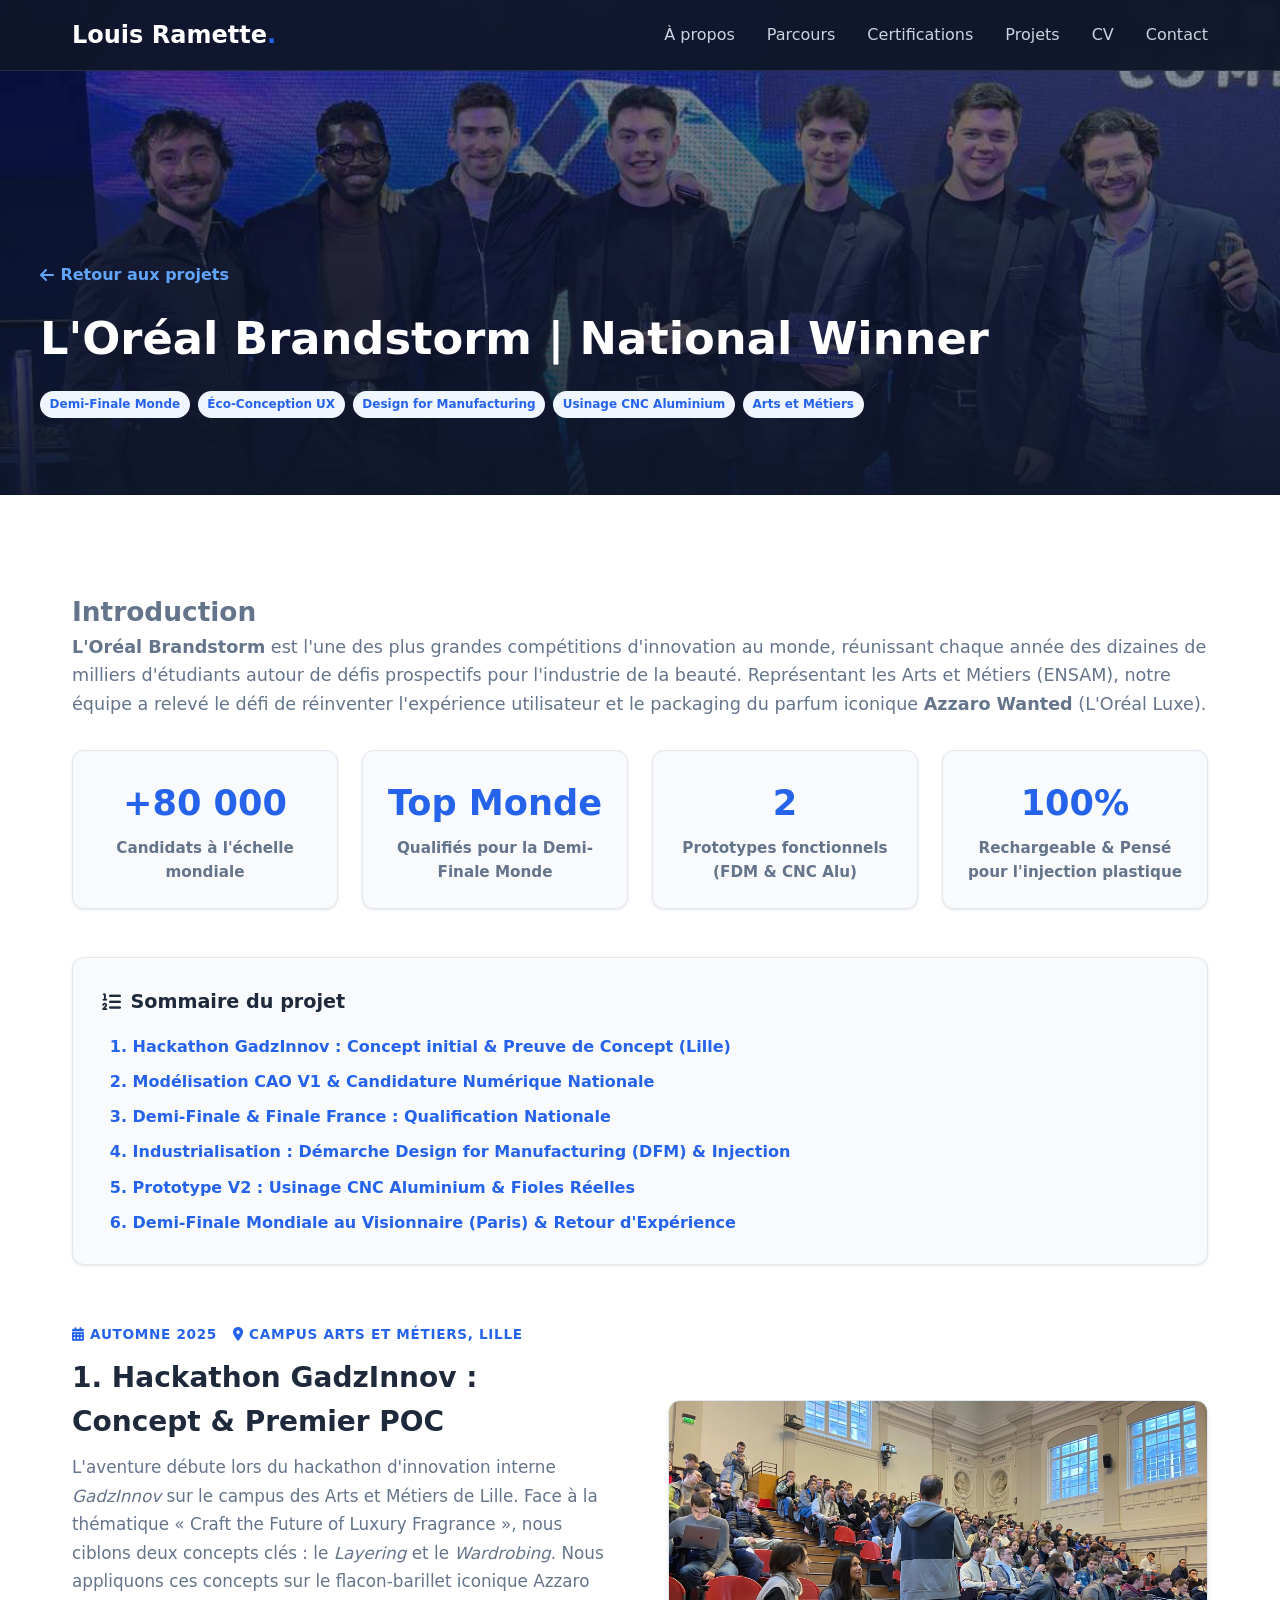
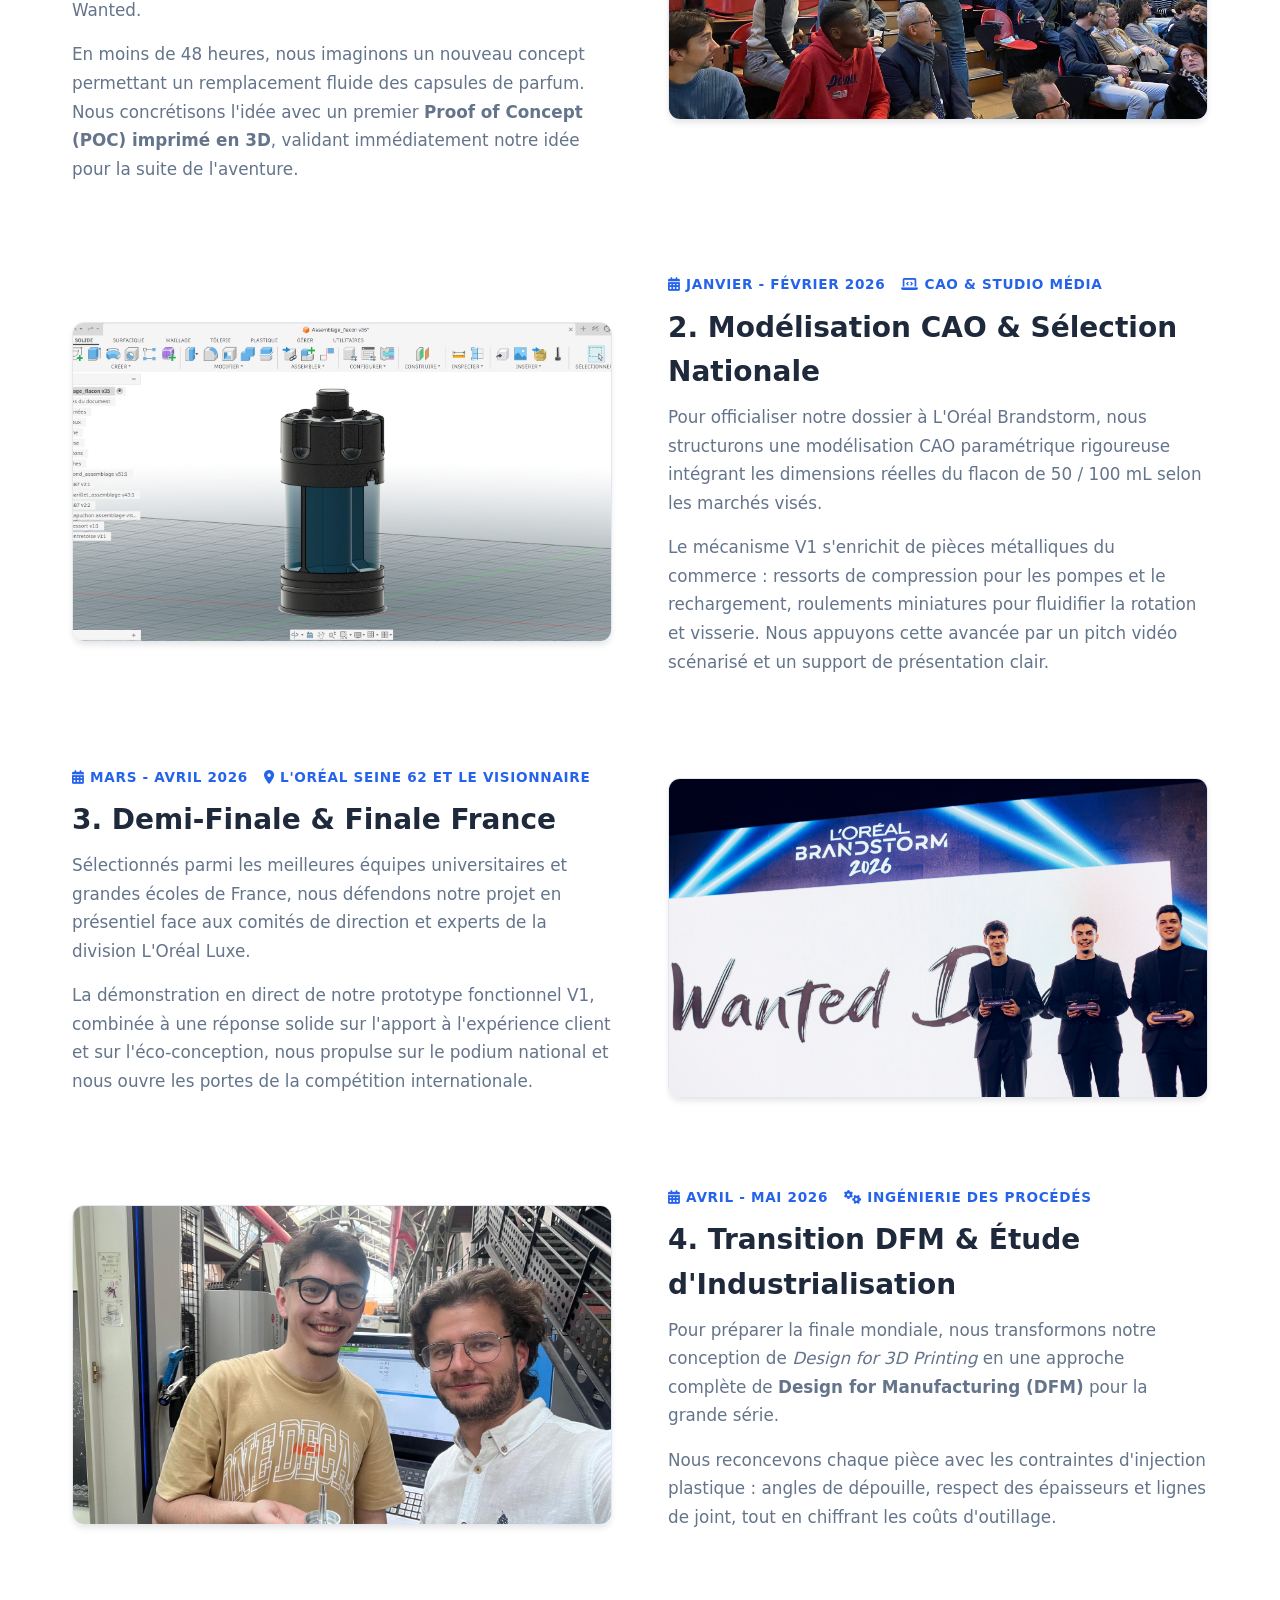
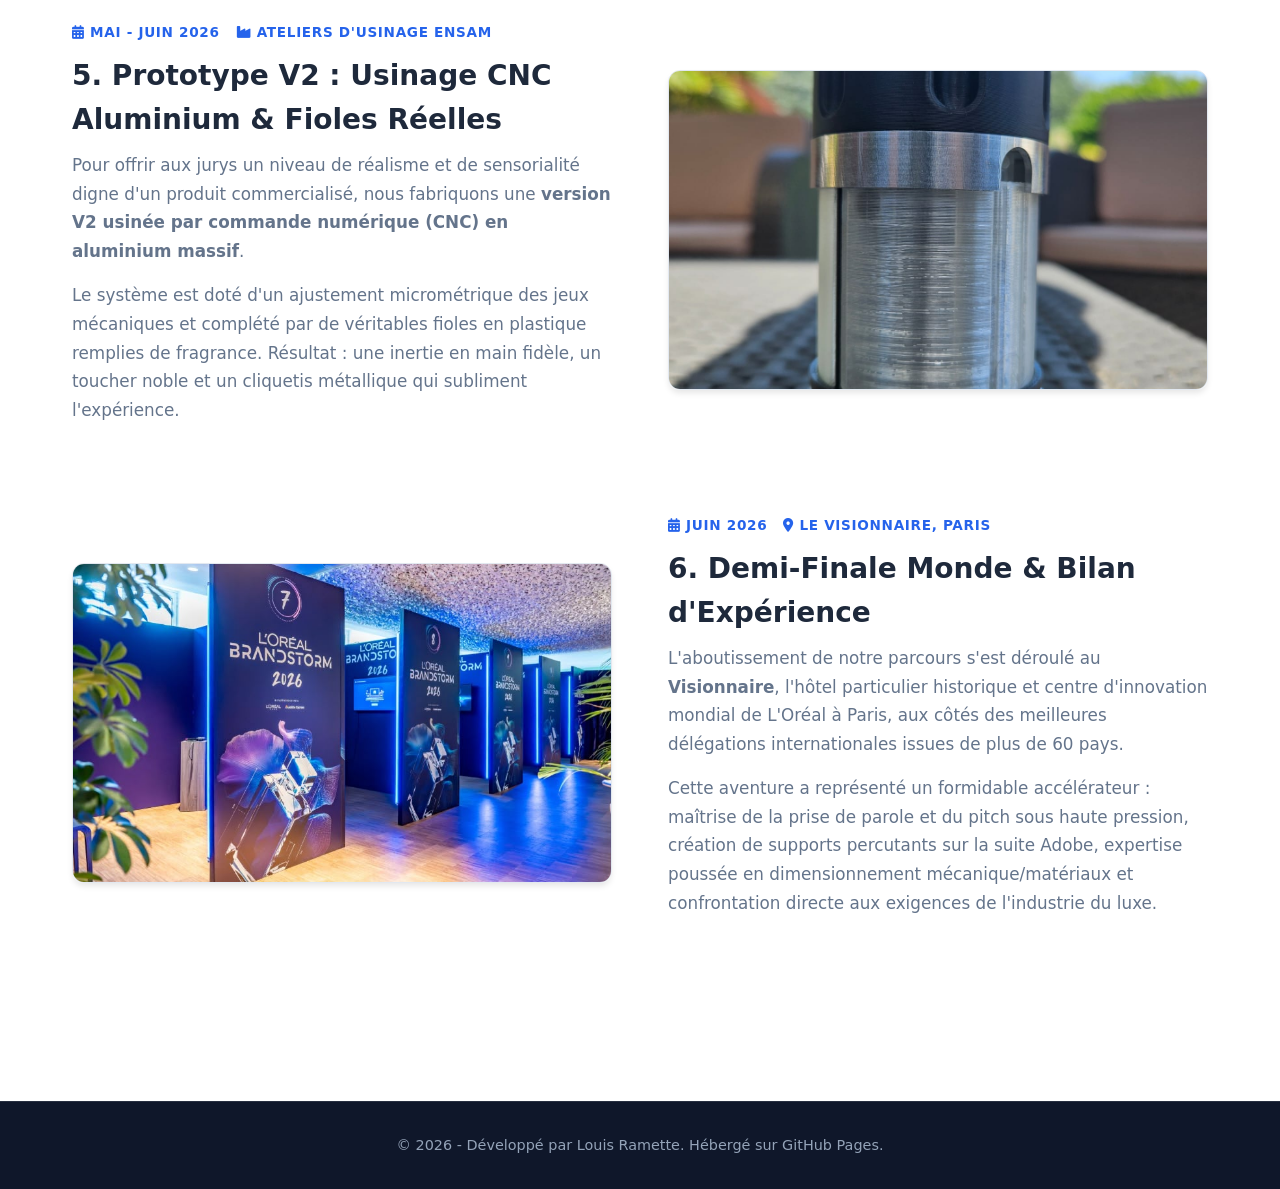
<file: projets/l-oreal-brandstorm.html>
<!DOCTYPE html>
<html lang="fr">
<head>
    <meta charset="UTF-8">
    <meta name="viewport" content="width=device-width, initial-scale=1.0">
    <title>Projet | L'Oréal Brandstorm (National Winner)</title>
    <!-- On remonte d'un dossier pour charger le style global -->
    <link rel="stylesheet" href="../css/style.css">
    <link rel="stylesheet" href="https://cdnjs.cloudflare.com/ajax/libs/font-awesome/6.4.0/css/all.min.css">
    
    <style>
        /* ==========================================================================
   STYLES SPECIFIQUES A LA PAGE PROJET
   ========================================================================== */

/* 1. Hero / En-tête */
.project-hero {
    position: relative;
    min-height: 55vh;
    display: flex;
    align-items: flex-end;
    background: linear-gradient(to top, rgba(15, 23, 42, 0.95), rgba(15, 23, 42, 0.4)),
                url('../assets/img/projets/brandstorm/img_presentation.jpg') center/cover no-repeat;
    color: #ffffff;
    padding: 8rem 2rem 4rem;
}

.project-hero-content {
    max-width: 1200px;
    margin: 0 auto;
    width: 100%;
}

.project-hero h1 {
    font-size: 2.8rem;
    font-weight: 800;
    margin-bottom: 1rem;
}

/* Grille de chiffres clés */
.stats-grid {
    display: grid;
    grid-template-columns: repeat(auto-fit, minmax(200px, 1fr));
    gap: 1.5rem;
    margin: 2rem 0 3rem;
}

.stat-card {
    background-color: var(--bg-light);
    border: 1px solid var(--border-color);
    border-radius: var(--radius-lg);
    padding: 1.5rem;
    text-align: center;
    box-shadow: var(--shadow-sm);
    transition: var(--transition);
}

.stat-card:hover {
    transform: translateY(-4px);
    box-shadow: var(--shadow-md);
}

.stat-number {
    font-size: 2.2rem;
    font-weight: 800;
    color: var(--primary-color);
    margin-bottom: 0.3rem;
}

.stat-label {
    font-size: 0.95rem;
    color: var(--text-muted);
    font-weight: 600;
}

/* 2. Sommaire */
.toc-container {
    background-color: var(--bg-light);
    border: 1px solid var(--border-color);
    border-radius: var(--radius-lg);
    padding: 1.8rem;
    margin: 2rem 0 3.5rem;
    box-shadow: var(--shadow-sm);
}

.toc-title {
    font-size: 1.2rem;
    font-weight: 700;
    margin-bottom: 1rem;
    display: flex;
    align-items: center;
    gap: 0.6rem;
    color: var(--text-main);
}

.toc-list {
    list-style: none;
    display: flex;
    flex-direction: column;
    gap: 0.6rem;
    padding-left: 0.5rem;
}

.toc-list a {
    color: var(--primary-color);
    text-decoration: none;
    font-weight: 600;
    transition: var(--transition);
}

.toc-list a:hover {
    color: var(--primary-hover);
    padding-left: 0.3rem;
}

/* Meta badge date / lieu */
.step-meta {
    display: inline-flex;
    align-items: center;
    gap: 1rem;
    font-size: 0.85rem;
    font-weight: 700;
    text-transform: uppercase;
    color: var(--primary-color);
    letter-spacing: 0.05em;
    margin-bottom: 0.6rem;
}

/* 3. Layout des Articles (Texte & Image) */
.article-section {
    display: grid;
    grid-template-columns: 1fr 1fr;
    gap: 3.5rem;
    align-items: center;
    margin-bottom: 4.5rem;
}

.article-text h2 {
    font-size: 1.75rem;
    margin-bottom: 0.5rem;
    color: var(--text-main);
}

.article-text p {
    color: var(--text-muted);
    font-size: 1.05rem;
    line-height: 1.7;
    margin-bottom: 1rem;
}

.article-img-container {
    width: 100%;
    height: 320px;
    border-radius: var(--radius-lg);
    overflow: hidden;
    box-shadow: var(--shadow-md);
    border: 1px solid var(--border-color);
}

.article-img-container img {
    width: 100%;
    height: 100%;
    object-fit: cover;
    transition: var(--transition);
}

.article-img-container:hover img {
    transform: scale(1.03);
}

/* --- CLASSE D'ALTERNANCE EXPLICITE --- */
.article-section.reverse .article-text {
    order: 2;
}

.article-section.reverse .article-img-container {
    order: 1;
}

/* 4. Responsive Design */
@media (max-width: 850px) {
    .project-hero h1 {
        font-size: 2rem;
    }

    .article-section {
        grid-template-columns: 1fr;
        gap: 2rem;
    }

    .article-section.reverse .article-text {
        order: 1;
    }

    .article-section.reverse .article-img-container {
        order: 2;
    }

    .article-img-container {
        height: 240px;
    }
}
    </style>
</head>
<body>

    <!-- Header Navigation -->
    <header>
        <nav class="navbar">
            <a href="../index.html" class="logo">Louis Ramette<span>.</span></a>
            <ul class="nav-links">
                <li><a href="../index.html#about">À propos</a></li>
                <li><a href="../index.html#education">Parcours</a></li>
                <li><a href="../index.html#certifications">Certifications</a></li>
                <li><a href="../index.html#projects">Projets</a></li>
                <li><a href="../index.html#cv">CV</a></li>
                <li><a href="../index.html#contact">Contact</a></li>
            </ul>
        </nav>
    </header>

    <main>
        <!-- En-tête avec l'Image Principale de Présentation -->
        <section class="project-hero">
            <div class="project-hero-content">
                <a href="../index.html#projects" class="project-link" style="color: #60a5fa; margin-bottom: 1rem; display: inline-flex;">
                    <i class="fas fa-arrow-left"></i> Retour aux projets
                </a>
                <h1>L'Oréal Brandstorm | National Winner</h1>
                <div class="tags">
                    <span class="tag">Demi-Finale Monde</span>
                    <span class="tag">Éco-Conception UX</span>
                    <span class="tag">Design for Manufacturing</span>
                    <span class="tag">Usinage CNC Aluminium</span>
                    <span class="tag">Arts et Métiers</span>
                </div>
            </div>
        </section>

        <section class="section">
            
            <!-- Introduction & Contexte Général -->
            <div class="about-text" style="margin-bottom: 1.5rem;">
                <h2>Introduction</h2>
                <p>
                    <strong>L'Oréal Brandstorm</strong> est l'une des plus grandes compétitions d'innovation au monde, réunissant chaque année des dizaines de milliers d'étudiants autour de défis prospectifs pour l'industrie de la beauté. Représentant les Arts et Métiers (ENSAM), notre équipe a relevé le défi de réinventer l'expérience utilisateur et le packaging du parfum iconique <strong>Azzaro Wanted</strong> (L'Oréal Luxe).
                </p>
            </div>

            <!-- Chiffres Clés du Projet -->
            <div class="stats-grid">
                <div class="stat-card">
                    <div class="stat-number">+80 000</div>
                    <div class="stat-label">Candidats à l'échelle mondiale</div>
                </div>
                <div class="stat-card">
                    <div class="stat-number">Top Monde</div>
                    <div class="stat-label">Qualifiés pour la Demi-Finale Monde</div>
                </div>
                <div class="stat-card">
                    <div class="stat-number">2</div>
                    <div class="stat-label">Prototypes fonctionnels (FDM & CNC Alu)</div>
                </div>
                <div class="stat-card">
                    <div class="stat-number">100%</div>
                    <div class="stat-label">Rechargeable & Pensé pour l'injection plastique</div>
                </div>
            </div>

            <!-- Sommaire / Table des Matières -->
            <nav class="toc-container" aria-label="Sommaire de la page">
                <div class="toc-title">
                    <i class="fas fa-list-ol"></i> Sommaire du projet
                </div>
                <ol class="toc-list">
                    <li><a href="#partie-1">1. Hackathon GadzInnov : Concept initial & Preuve de Concept (Lille)</a></li>
                    <li><a href="#partie-2">2. Modélisation CAO V1 & Candidature Numérique Nationale</a></li>
                    <li><a href="#partie-3">3. Demi-Finale & Finale France : Qualification Nationale</a></li>
                    <li><a href="#partie-4">4. Industrialisation : Démarche Design for Manufacturing (DFM) & Injection</a></li>
                    <li><a href="#partie-5">5. Prototype V2 : Usinage CNC Aluminium & Fioles Réelles</a></li>
                    <li><a href="#partie-6">6. Demi-Finale Mondiale au Visionnaire (Paris) & Retour d'Expérience</a></li>
                </ol>
            </nav>

            <!-- ==========================================================================
               SYSTÈME D'ARTICLES ALTERNÉS (IMAGE DROITE / GAUCHE)
               ========================================================================== -->
               
               <!-- 1. Hackathon GadzInnov -->
                <article id="partie-1" class="article-section">
                    <div class="article-text">
                        <div class="step-meta">
                            <span><i class="fas fa-calendar-alt"></i> Automne 2025</span>
                            <span><i class="fas fa-map-marker-alt"></i> Campus Arts et Métiers, Lille</span>
                        </div>
                        <h2>1. Hackathon GadzInnov : Concept & Premier POC</h2>
                        <p>
                            L'aventure débute lors du hackathon d'innovation interne <em>GadzInnov</em> sur le campus des Arts et Métiers de Lille. Face à la thématique « Craft the Future of Luxury Fragrance », nous ciblons deux concepts clés : le <em>Layering</em> et le <em>Wardrobing</em>. Nous appliquons ces concepts sur le flacon-barillet iconique Azzaro Wanted.
                        </p>
                        <p>
                            En moins de 48 heures, nous imaginons un nouveau concept permettant un remplacement fluide des capsules de parfum. Nous concrétisons l'idée avec un premier <strong>Proof of Concept (POC) imprimé en 3D</strong>, validant immédiatement notre idée pour la suite de l'aventure.
                        </p>
                    </div>
                    <div class="article-img-container">
                        <img src="../assets/img/projets/brandstorm/gadzinnov.jpg" alt="Premier POC imprimé en 3D lors du Hackathon GadzInnov">
                    </div>
                </article>

                <!-- 2. Modélisation & V1 Mécanique -->
                <article id="partie-2" class="article-section reverse">
                    <div class="article-text">
                        <div class="step-meta">
                            <span><i class="fas fa-calendar-alt"></i> Janvier - Février 2026</span>
                            <span><i class="fas fa-laptop-code"></i> CAO & Studio Média</span>
                        </div>
                        <h2>2. Modélisation CAO & Sélection Nationale</h2>
                        <p>
                            Pour officialiser notre dossier à L'Oréal Brandstorm, nous structurons une modélisation CAO paramétrique rigoureuse intégrant les dimensions réelles du flacon de 50 / 100 mL selon les marchés visés.
                        </p>
                        <p>
                            Le mécanisme V1 s'enrichit de pièces métalliques du commerce : ressorts de compression pour les pompes et le rechargement, roulements miniatures pour fluidifier la rotation et visserie. Nous appuyons cette avancée par un pitch vidéo scénarisé et un support de présentation clair.
                        </p>
                    </div>
                    <div class="article-img-container">
                        <img src="../assets/img/projets/brandstorm/cao.jpg" alt="Modélisation CAO de la cinématique interne du barillet">
                    </div>
                </article>

                <!-- 3. Finale France -->
                <article id="partie-3" class="article-section">
                    <div class="article-text">
                        <div class="step-meta">
                            <span><i class="fas fa-calendar-alt"></i> Mars - Avril 2026</span>
                            <span><i class="fas fa-map-marker-alt"></i> L'Oréal Seine 62 et Le Visionnaire</span>
                        </div>
                        <h2>3. Demi-Finale & Finale France</h2>
                        <p>
                            Sélectionnés parmi les meilleures équipes universitaires et grandes écoles de France, nous défendons notre projet en présentiel face aux comités de direction et experts de la division L'Oréal Luxe.
                        </p>
                        <p>
                            La démonstration en direct de notre prototype fonctionnel V1, combinée à une réponse solide sur l'apport à l'expérience client et sur l'éco-conception, nous propulse sur le podium national et nous ouvre les portes de la compétition internationale.
                        </p>
                    </div>
                    <div class="article-img-container">
                        <img src="../assets/img/projets/brandstorm/france.jpg" alt="Présentation sur scène lors de la Finale France Brandstorm">
                    </div>
                </article>

                <!-- 4. Démarche DFM & Injection -->
                <article id="partie-4" class="article-section reverse">
                    <div class="article-text">
                        <div class="step-meta">
                            <span><i class="fas fa-calendar-alt"></i> Avril - Mai 2026</span>
                            <span><i class="fas fa-cogs"></i> Ingénierie des Procédés</span>
                        </div>
                        <h2>4. Transition DFM & Étude d'Industrialisation</h2>
                        <p>
                            Pour préparer la finale mondiale, nous transformons notre conception de <em>Design for 3D Printing</em> en une approche complète de <strong>Design for Manufacturing (DFM)</strong> pour la grande série.
                        </p>
                        <p>
                            Nous reconcevons chaque pièce avec les contraintes d'injection plastique : angles de dépouille, respect des épaisseurs et lignes de joint, tout en chiffrant les coûts d'outillage.
                        </p>
                    </div>
                    <div class="article-img-container">
                        <img src="../assets/img/projets/brandstorm/usinage.JPG" alt="Étude d'outillage, dépouilles et analyse rhéologique pour injection">
                    </div>
                </article>

                <!-- 5. Prototype V2 Usiné Aluminium -->
                <article id="partie-5" class="article-section">
                    <div class="article-text">
                        <div class="step-meta">
                            <span><i class="fas fa-calendar-alt"></i> Mai - Juin 2026</span>
                            <span><i class="fas fa-industry"></i> Ateliers d'Usinage ENSAM</span>
                        </div>
                        <h2>5. Prototype V2 : Usinage CNC Aluminium & Fioles Réelles</h2>
                        <p>
                            Pour offrir aux jurys un niveau de réalisme et de sensorialité digne d'un produit commercialisé, nous fabriquons une <strong>version V2 usinée par commande numérique (CNC) en aluminium massif</strong>.
                        </p>
                        <p>
                            Le système est doté d'un ajustement micrométrique des jeux mécaniques et complété par de véritables fioles en plastique remplies de fragrance. Résultat : une inertie en main fidèle, un toucher noble et un cliquetis métallique qui subliment l'expérience.
                        </p>
                    </div>
                    <div class="article-img-container">
                        <img src="../assets/img/projets/brandstorm/prototype2.jpeg" alt="Prototype V2 de luxe usiné en aluminium massif avec fioles en verre">
                    </div>
                </article>

                <!-- 6. Demi-Finale Monde & Bilan -->
                <article id="partie-6" class="article-section reverse">
                    <div class="article-text">
                        <div class="step-meta">
                            <span><i class="fas fa-calendar-alt"></i> Juin 2026</span>
                            <span><i class="fas fa-map-marker-alt"></i> Le Visionnaire, Paris</span>
                        </div>
                        <h2>6. Demi-Finale Monde & Bilan d'Expérience</h2>
                        <p>
                            L'aboutissement de notre parcours s'est déroulé au <strong>Visionnaire</strong>, l'hôtel particulier historique et centre d'innovation mondial de L'Oréal à Paris, aux côtés des meilleures délégations internationales issues de plus de 60 pays.
                        </p>
                        <p>
                            Cette aventure a représenté un formidable accélérateur : maîtrise de la prise de parole et du pitch sous haute pression, création de supports percutants sur la suite Adobe, expertise poussée en dimensionnement mécanique/matériaux et confrontation directe aux exigences de l'industrie du luxe.
                        </p>
                    </div>
                    <div class="article-img-container">
                        <img src="../assets/img/projets/brandstorm/finale.jpeg" alt="Présentation devant le jury international au Visionnaire à Paris">
                    </div>
                </article>
            
        </section>
    </main>

    <!-- Footer -->
    <footer>
        <p>&copy; 2026 - Développé par Louis Ramette. Hébergé sur GitHub Pages.</p>
    </footer>

    <!-- Script JS Global -->
    <script src="../js/main.js"></script>
</body>
</html>
</file>
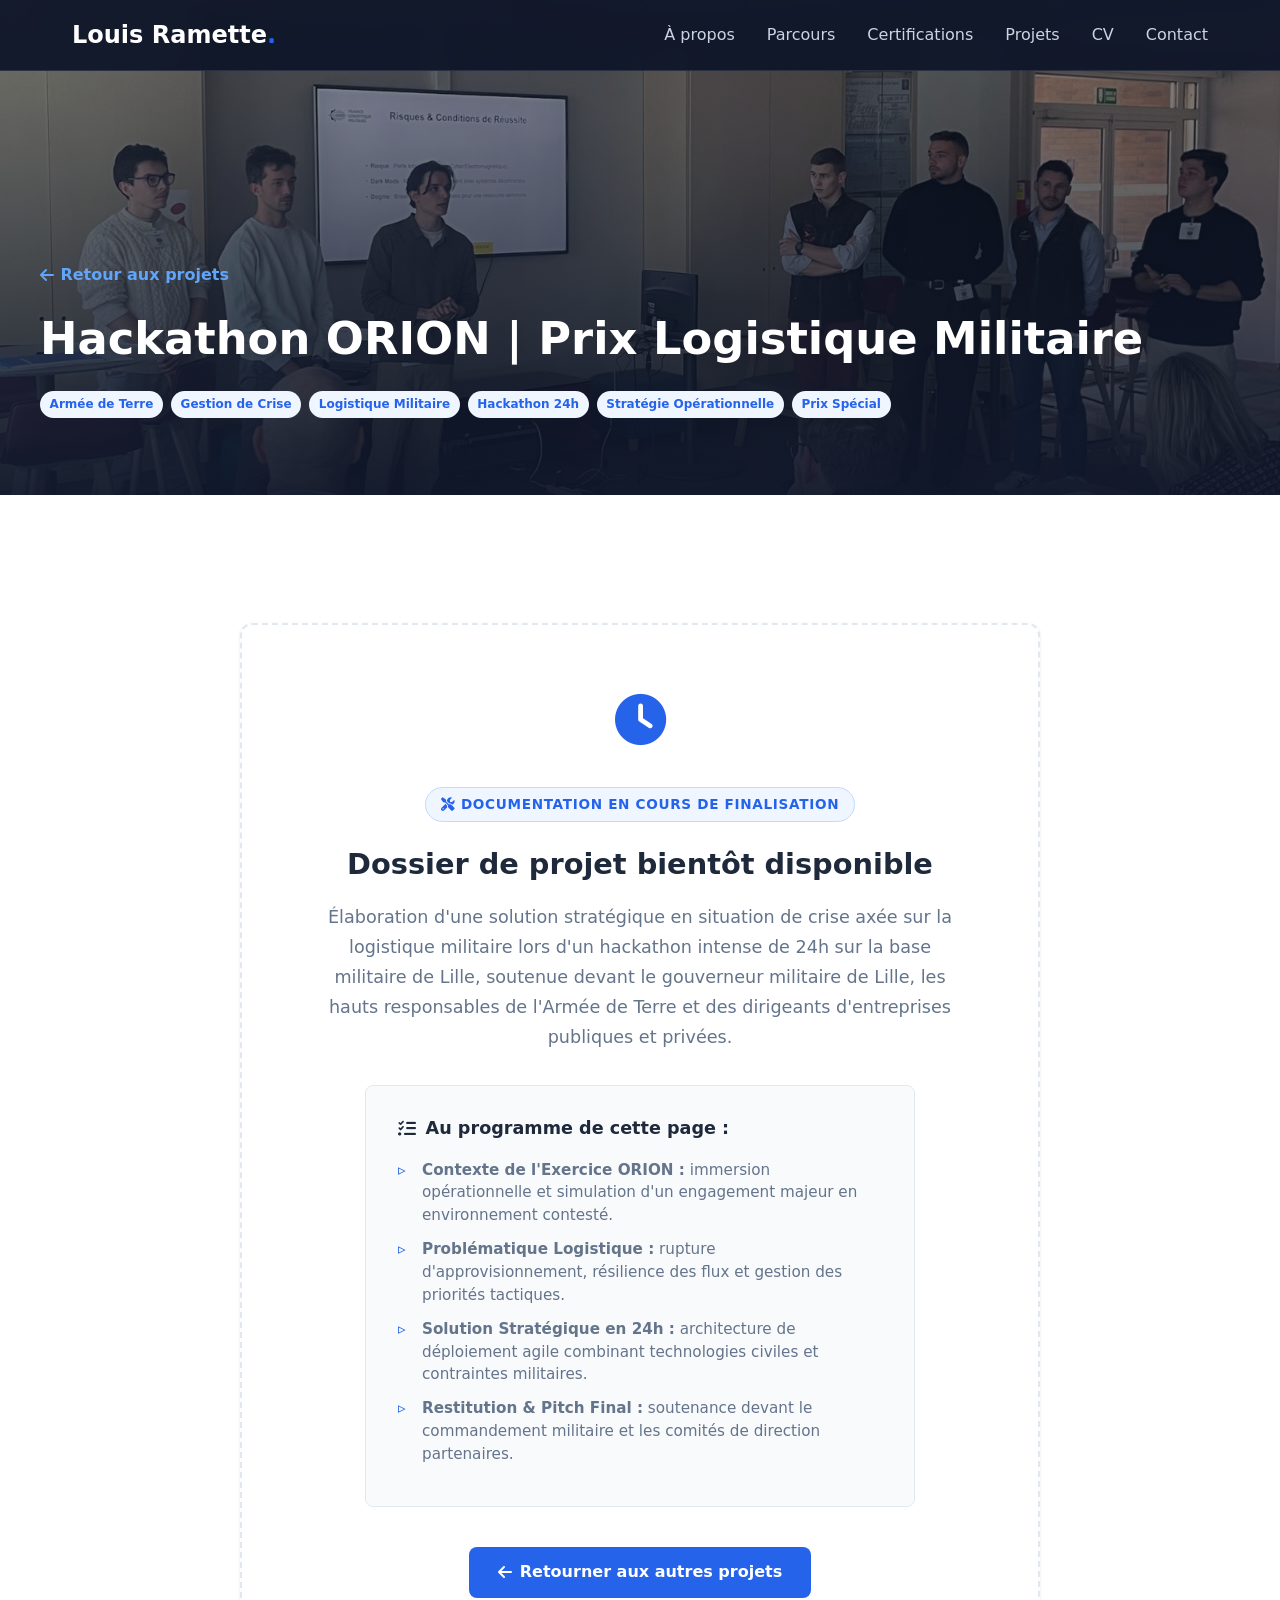
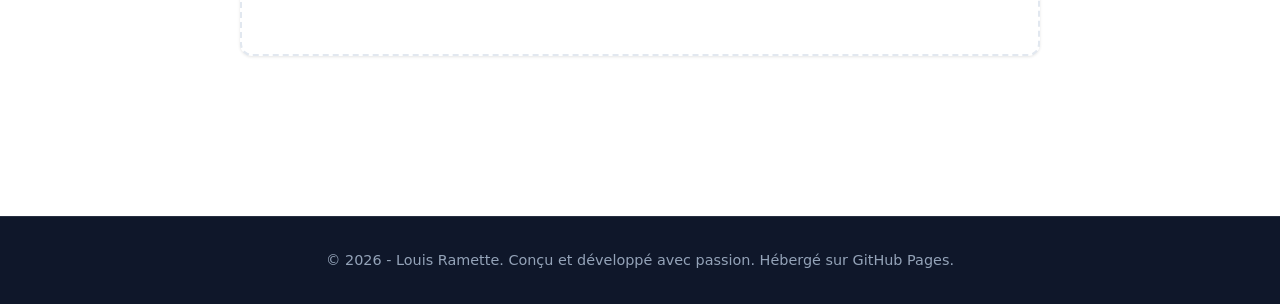
<file: projets/orion.html>
<!DOCTYPE html>
<html lang="fr">
<head>
    <meta charset="UTF-8">
    <meta name="viewport" content="width=device-width, initial-scale=1.0">
    <title>Projet | Hackathon ORION 2026 (Armée de Terre)</title>
    <!-- Feuille de style globale -->
    <link rel="stylesheet" href="../css/style.css">
    <link rel="stylesheet" href="https://cdnjs.cloudflare.com/ajax/libs/font-awesome/6.4.0/css/all.min.css">
    
    <style>
        /* ==========================================================================
           STYLES PAGE PROJET - ORION
           ========================================================================== */

        .project-hero {
            position: relative;
            min-height: 55vh;
            display: flex;
            align-items: flex-end;
            background: linear-gradient(to top, rgba(15, 23, 42, 0.95), rgba(15, 23, 42, 0.45)),
                        url('../assets/img/projets/orion/img_presentation.jpeg') center/cover no-repeat;
            color: #ffffff;
            padding: 8rem 2rem 4rem;
        }

        .project-hero-content {
            max-width: 1200px;
            margin: 0 auto;
            width: 100%;
        }

        .project-hero h1 {
            font-size: 2.8rem;
            font-weight: 800;
            margin-bottom: 1rem;
        }

        /* Coming soon card */
        .coming-soon-card {
            background: var(--bg-card);
            border: 2px dashed var(--border-color);
            border-radius: var(--radius-lg);
            padding: 3.5rem 2rem;
            text-align: center;
            max-width: 800px;
            margin: 2rem auto 4rem;
            box-shadow: var(--shadow-sm);
        }

        .coming-soon-icon {
            font-size: 3.2rem;
            color: var(--primary-color);
            margin-bottom: 1.5rem;
            display: inline-block;
        }

        .coming-soon-badge {
            display: inline-block;
            background-color: #eff6ff;
            color: var(--primary-color);
            border: 1px solid #bfdbfe;
            padding: 0.35rem 0.9rem;
            border-radius: 20px;
            font-weight: 700;
            font-size: 0.85rem;
            margin-bottom: 1.2rem;
            text-transform: uppercase;
            letter-spacing: 0.05em;
        }

        .coming-soon-card h2 {
            font-size: 1.8rem;
            color: var(--text-main);
            margin-bottom: 1rem;
        }

        .coming-soon-card p.lead {
            color: var(--text-muted);
            font-size: 1.1rem;
            line-height: 1.7;
            max-width: 650px;
            margin: 0 auto 2rem;
        }

        .upcoming-topics {
            text-align: left;
            max-width: 550px;
            margin: 2rem auto 2.5rem;
            background-color: var(--bg-light);
            border-radius: var(--radius-md);
            padding: 1.8rem 2rem;
            border: 1px solid var(--border-color);
        }

        .upcoming-topics h3 {
            font-size: 1.1rem;
            color: var(--text-main);
            margin-bottom: 1rem;
            display: flex;
            align-items: center;
            gap: 0.6rem;
        }

        .upcoming-topics ul {
            list-style: none;
            padding-left: 0;
            margin: 0;
        }

        .upcoming-topics li {
            position: relative;
            padding-left: 1.5rem;
            margin-bottom: 0.7rem;
            color: var(--text-muted);
            font-size: 0.95rem;
            line-height: 1.5;
        }

        .upcoming-topics li::before {
            content: "▹";
            position: absolute;
            left: 0;
            color: var(--primary-color);
            font-weight: bold;
        }

        @media (max-width: 850px) {
            .project-hero h1 {
                font-size: 2rem;
            }
            .coming-soon-card {
                padding: 2.5rem 1.5rem;
            }
        }
    </style>
</head>
<body>

    <!-- Header Navigation -->
    <header>
        <nav class="navbar">
            <a href="../index.html" class="logo">Louis Ramette<span>.</span></a>
            <ul class="nav-links">
                <li><a href="../index.html#about">À propos</a></li>
                <li><a href="../index.html#education">Parcours</a></li>
                <li><a href="../index.html#certifications">Certifications</a></li>
                <li><a href="../index.html#projects">Projets</a></li>
                <li><a href="../index.html#cv">CV</a></li>
                <li><a href="../index.html#contact">Contact</a></li>
            </ul>
        </nav>
    </header>

    <main>
        <!-- En-tête du projet avec photo de présentation -->
        <section class="project-hero">
            <div class="project-hero-content">
                <a href="../index.html#projects" class="project-link" style="color: #60a5fa; margin-bottom: 1rem; display: inline-flex;">
                    <i class="fas fa-arrow-left"></i> Retour aux projets
                </a>
                <h1>Hackathon ORION | Prix Logistique Militaire</h1>
                <div class="tags">
                    <span class="tag">Armée de Terre</span>
                    <span class="tag">Gestion de Crise</span>
                    <span class="tag">Logistique Militaire</span>
                    <span class="tag">Hackathon 24h</span>
                    <span class="tag">Stratégie Opérationnelle</span>
                    <span class="tag">Prix Spécial</span>
                </div>
            </div>
        </section>

        <!-- Section Contenu En Cours -->
        <section class="section">
            <div class="coming-soon-card">
                <div class="coming-soon-icon">
                    <i class="fas fa-clock"></i>
                </div>
                <div>
                    <span class="coming-soon-badge"><i class="fas fa-tools"></i> Documentation en cours de finalisation</span>
                </div>
                <h2>Dossier de projet bientôt disponible</h2>
                <p class="lead">
                    Élaboration d'une solution stratégique en situation de crise axée sur la logistique militaire lors d'un hackathon intense de 24h sur la base militaire de Lille, soutenue devant le gouverneur militaire de Lille, les hauts responsables de l'Armée de Terre et des dirigeants d'entreprises publiques et privées.
                </p>

                <div class="upcoming-topics">
                    <h3><i class="fas fa-list-check"></i> Au programme de cette page :</h3>
                    <ul>
                        <li><strong>Contexte de l'Exercice ORION :</strong> immersion opérationnelle et simulation d'un engagement majeur en environnement contesté.</li>
                        <li><strong>Problématique Logistique :</strong> rupture d'approvisionnement, résilience des flux et gestion des priorités tactiques.</li>
                        <li><strong>Solution Stratégique en 24h :</strong> architecture de déploiement agile combinant technologies civiles et contraintes militaires.</li>
                        <li><strong>Restitution & Pitch Final :</strong> soutenance devant le commandement militaire et les comités de direction partenaires.</li>
                    </ul>
                </div>

                <a href="../index.html#projects" class="btn primary-btn">
                    <i class="fas fa-arrow-left"></i> Retourner aux autres projets
                </a>
            </div>
        </section>
    </main>

    <!-- Footer -->
    <footer>
        <p>&copy; 2026 - Louis Ramette. Conçu et développé avec passion. Hébergé sur GitHub Pages.</p>
    </footer>

    <!-- Script JS Global -->
    <script src="../js/main.js"></script>
</body>
</html>
</file>
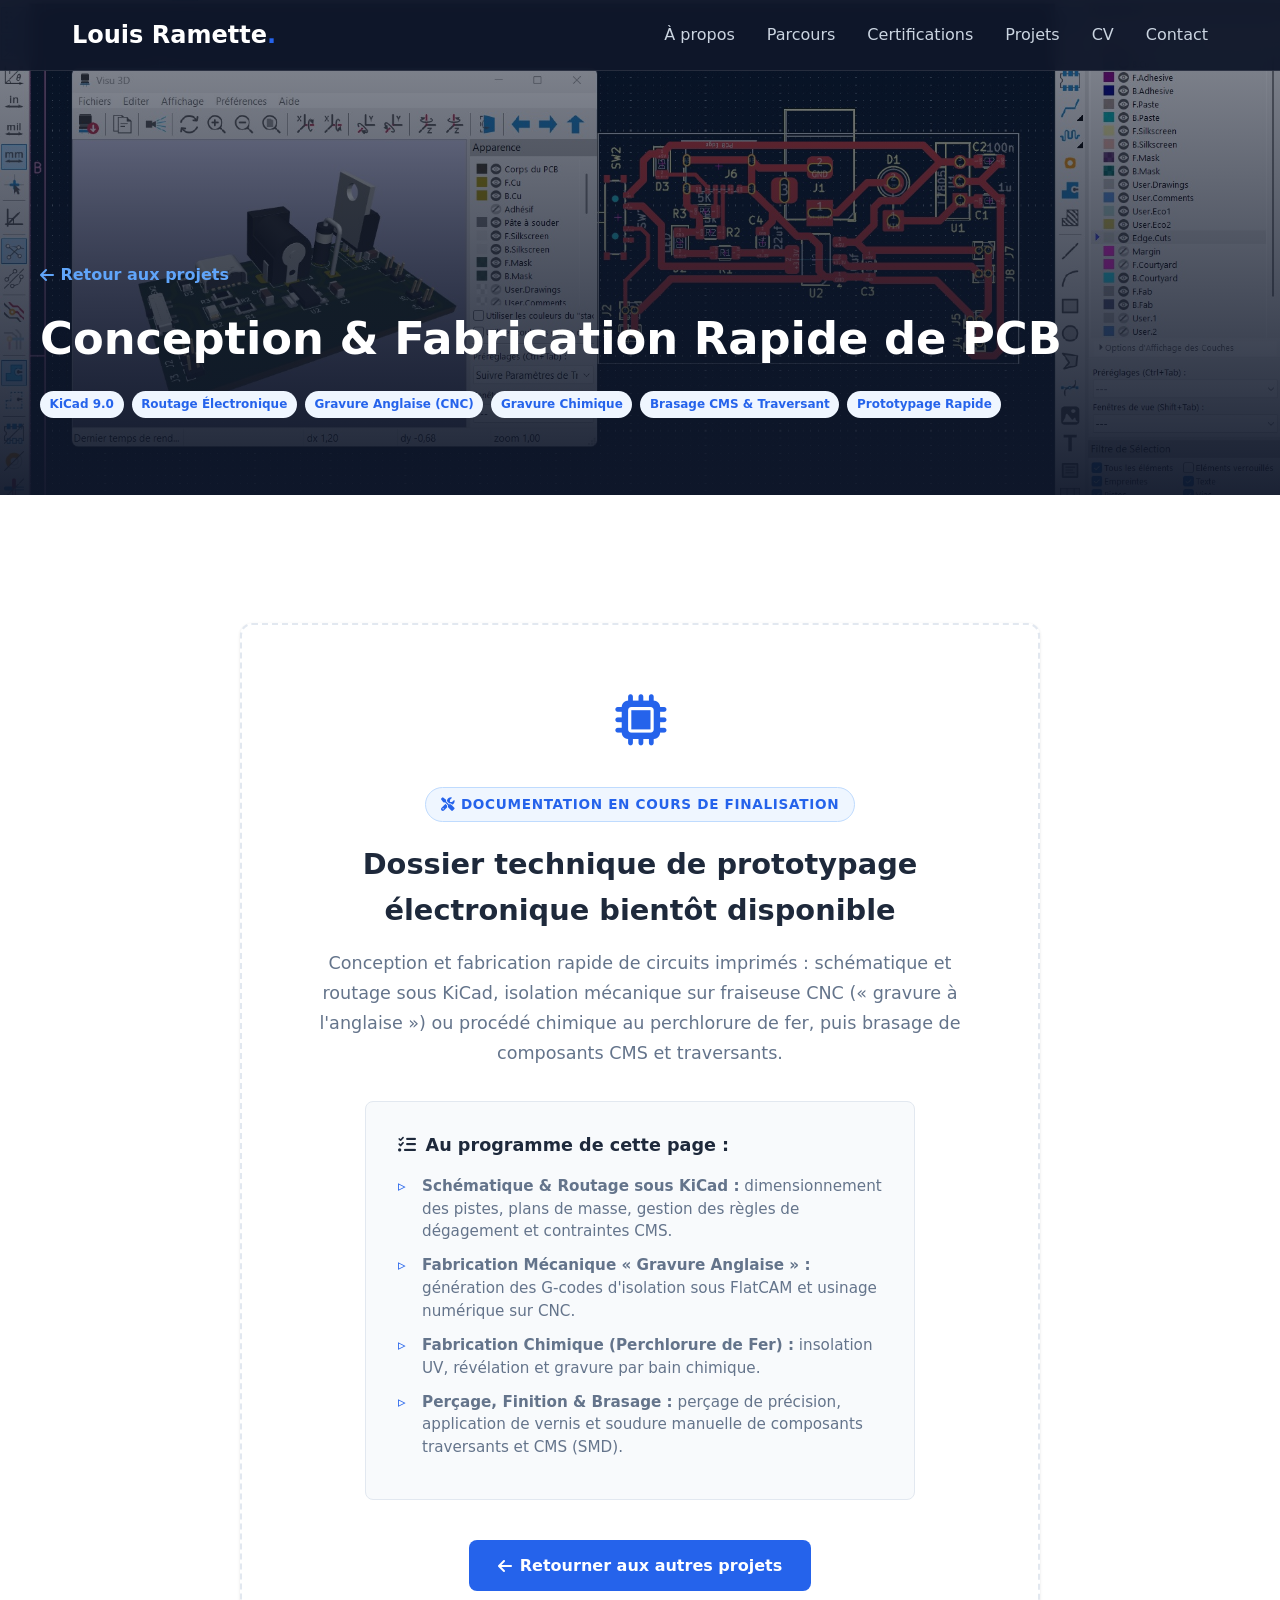
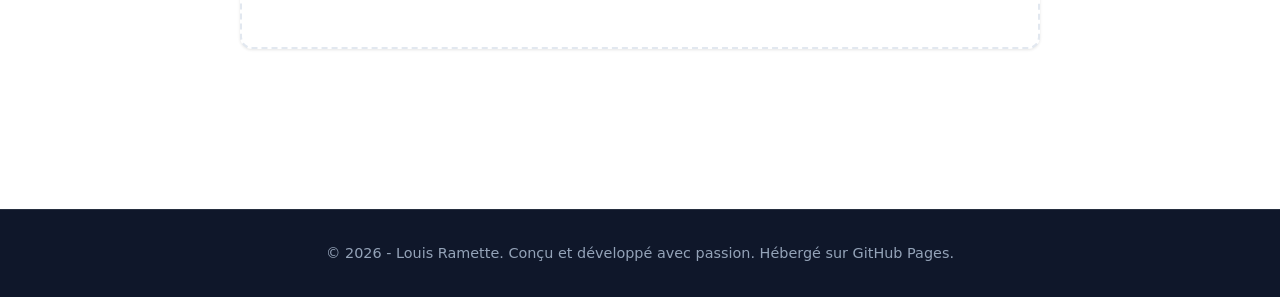
<file: projets/pcb.html>
<!DOCTYPE html>
<html lang="fr">
<head>
    <meta charset="UTF-8">
    <meta name="viewport" content="width=device-width, initial-scale=1.0">
    <title>Projet | Conception & Fabrication de PCB</title>
    <!-- Feuille de style globale -->
    <link rel="stylesheet" href="../css/style.css">
    <link rel="stylesheet" href="https://cdnjs.cloudflare.com/ajax/libs/font-awesome/6.4.0/css/all.min.css">
    
    <style>
        /* ==========================================================================
           STYLES PAGE PROJET - PCB
           ========================================================================== */

        .project-hero {
            position: relative;
            min-height: 55vh;
            display: flex;
            align-items: flex-end;
            background: linear-gradient(to top, rgba(15, 23, 42, 0.95), rgba(15, 23, 42, 0.45)),
                        url('../assets/img/projets/pcb/img_presentation.jpg') center/cover no-repeat;
            color: #ffffff;
            padding: 8rem 2rem 4rem;
        }

        .project-hero-content {
            max-width: 1200px;
            margin: 0 auto;
            width: 100%;
        }

        .project-hero h1 {
            font-size: 2.8rem;
            font-weight: 800;
            margin-bottom: 1rem;
        }

        /* Coming soon card */
        .coming-soon-card {
            background: var(--bg-card);
            border: 2px dashed var(--border-color);
            border-radius: var(--radius-lg);
            padding: 3.5rem 2rem;
            text-align: center;
            max-width: 800px;
            margin: 2rem auto 4rem;
            box-shadow: var(--shadow-sm);
        }

        .coming-soon-icon {
            font-size: 3.2rem;
            color: var(--primary-color);
            margin-bottom: 1.5rem;
            display: inline-block;
        }

        .coming-soon-badge {
            display: inline-block;
            background-color: #eff6ff;
            color: var(--primary-color);
            border: 1px solid #bfdbfe;
            padding: 0.35rem 0.9rem;
            border-radius: 20px;
            font-weight: 700;
            font-size: 0.85rem;
            margin-bottom: 1.2rem;
            text-transform: uppercase;
            letter-spacing: 0.05em;
        }

        .coming-soon-card h2 {
            font-size: 1.8rem;
            color: var(--text-main);
            margin-bottom: 1rem;
        }

        .coming-soon-card p.lead {
            color: var(--text-muted);
            font-size: 1.1rem;
            line-height: 1.7;
            max-width: 650px;
            margin: 0 auto 2rem;
        }

        .upcoming-topics {
            text-align: left;
            max-width: 550px;
            margin: 2rem auto 2.5rem;
            background-color: var(--bg-light);
            border-radius: var(--radius-md);
            padding: 1.8rem 2rem;
            border: 1px solid var(--border-color);
        }

        .upcoming-topics h3 {
            font-size: 1.1rem;
            color: var(--text-main);
            margin-bottom: 1rem;
            display: flex;
            align-items: center;
            gap: 0.6rem;
        }

        .upcoming-topics ul {
            list-style: none;
            padding-left: 0;
            margin: 0;
        }

        .upcoming-topics li {
            position: relative;
            padding-left: 1.5rem;
            margin-bottom: 0.7rem;
            color: var(--text-muted);
            font-size: 0.95rem;
            line-height: 1.5;
        }

        .upcoming-topics li::before {
            content: "▹";
            position: absolute;
            left: 0;
            color: var(--primary-color);
            font-weight: bold;
        }

        @media (max-width: 850px) {
            .project-hero h1 {
                font-size: 2rem;
            }
            .coming-soon-card {
                padding: 2.5rem 1.5rem;
            }
        }
    </style>
</head>
<body>

    <!-- Header Navigation -->
    <header>
        <nav class="navbar">
            <a href="../index.html" class="logo">Louis Ramette<span>.</span></a>
            <ul class="nav-links">
                <li><a href="../index.html#about">À propos</a></li>
                <li><a href="../index.html#education">Parcours</a></li>
                <li><a href="../index.html#certifications">Certifications</a></li>
                <li><a href="../index.html#projects">Projets</a></li>
                <li><a href="../index.html#cv">CV</a></li>
                <li><a href="../index.html#contact">Contact</a></li>
            </ul>
        </nav>
    </header>

    <main>
        <!-- En-tête du projet avec photo de présentation -->
        <section class="project-hero">
            <div class="project-hero-content">
                <a href="../index.html#projects" class="project-link" style="color: #60a5fa; margin-bottom: 1rem; display: inline-flex;">
                    <i class="fas fa-arrow-left"></i> Retour aux projets
                </a>
                <h1>Conception & Fabrication Rapide de PCB</h1>
                <div class="tags">
                    <span class="tag">KiCad 9.0</span>
                    <span class="tag">Routage Électronique</span>
                    <span class="tag">Gravure Anglaise (CNC)</span>
                    <span class="tag">Gravure Chimique</span>
                    <span class="tag">Brasage CMS & Traversant</span>
                    <span class="tag">Prototypage Rapide</span>
                </div>
            </div>
        </section>

        <!-- Section Contenu En Cours -->
        <section class="section">
            <div class="coming-soon-card">
                <div class="coming-soon-icon">
                    <i class="fas fa-microchip"></i>
                </div>
                <div>
                    <span class="coming-soon-badge"><i class="fas fa-tools"></i> Documentation en cours de finalisation</span>
                </div>
                <h2>Dossier technique de prototypage électronique bientôt disponible</h2>
                <p class="lead">
                    Conception et fabrication rapide de circuits imprimés : schématique et routage sous KiCad, isolation mécanique sur fraiseuse CNC (« gravure à l'anglaise ») ou procédé chimique au perchlorure de fer, puis brasage de composants CMS et traversants.
                </p>

                <div class="upcoming-topics">
                    <h3><i class="fas fa-list-check"></i> Au programme de cette page :</h3>
                    <ul>
                        <li><strong>Schématique & Routage sous KiCad :</strong> dimensionnement des pistes, plans de masse, gestion des règles de dégagement et contraintes CMS.</li>
                        <li><strong>Fabrication Mécanique « Gravure Anglaise » :</strong> génération des G-codes d'isolation sous FlatCAM et usinage numérique sur CNC.</li>
                        <li><strong>Fabrication Chimique (Perchlorure de Fer) :</strong> insolation UV, révélation et gravure par bain chimique.</li>
                        <li><strong>Perçage, Finition & Brasage :</strong> perçage de précision, application de vernis et soudure manuelle de composants traversants et CMS (SMD).</li>
                    </ul>
                </div>

                <a href="../index.html#projects" class="btn primary-btn">
                    <i class="fas fa-arrow-left"></i> Retourner aux autres projets
                </a>
            </div>
        </section>
    </main>

    <!-- Footer -->
    <footer>
        <p>&copy; 2026 - Louis Ramette. Conçu et développé avec passion. Hébergé sur GitHub Pages.</p>
    </footer>

    <!-- Script JS Global -->
    <script src="../js/main.js"></script>
</body>
</html>
</file>
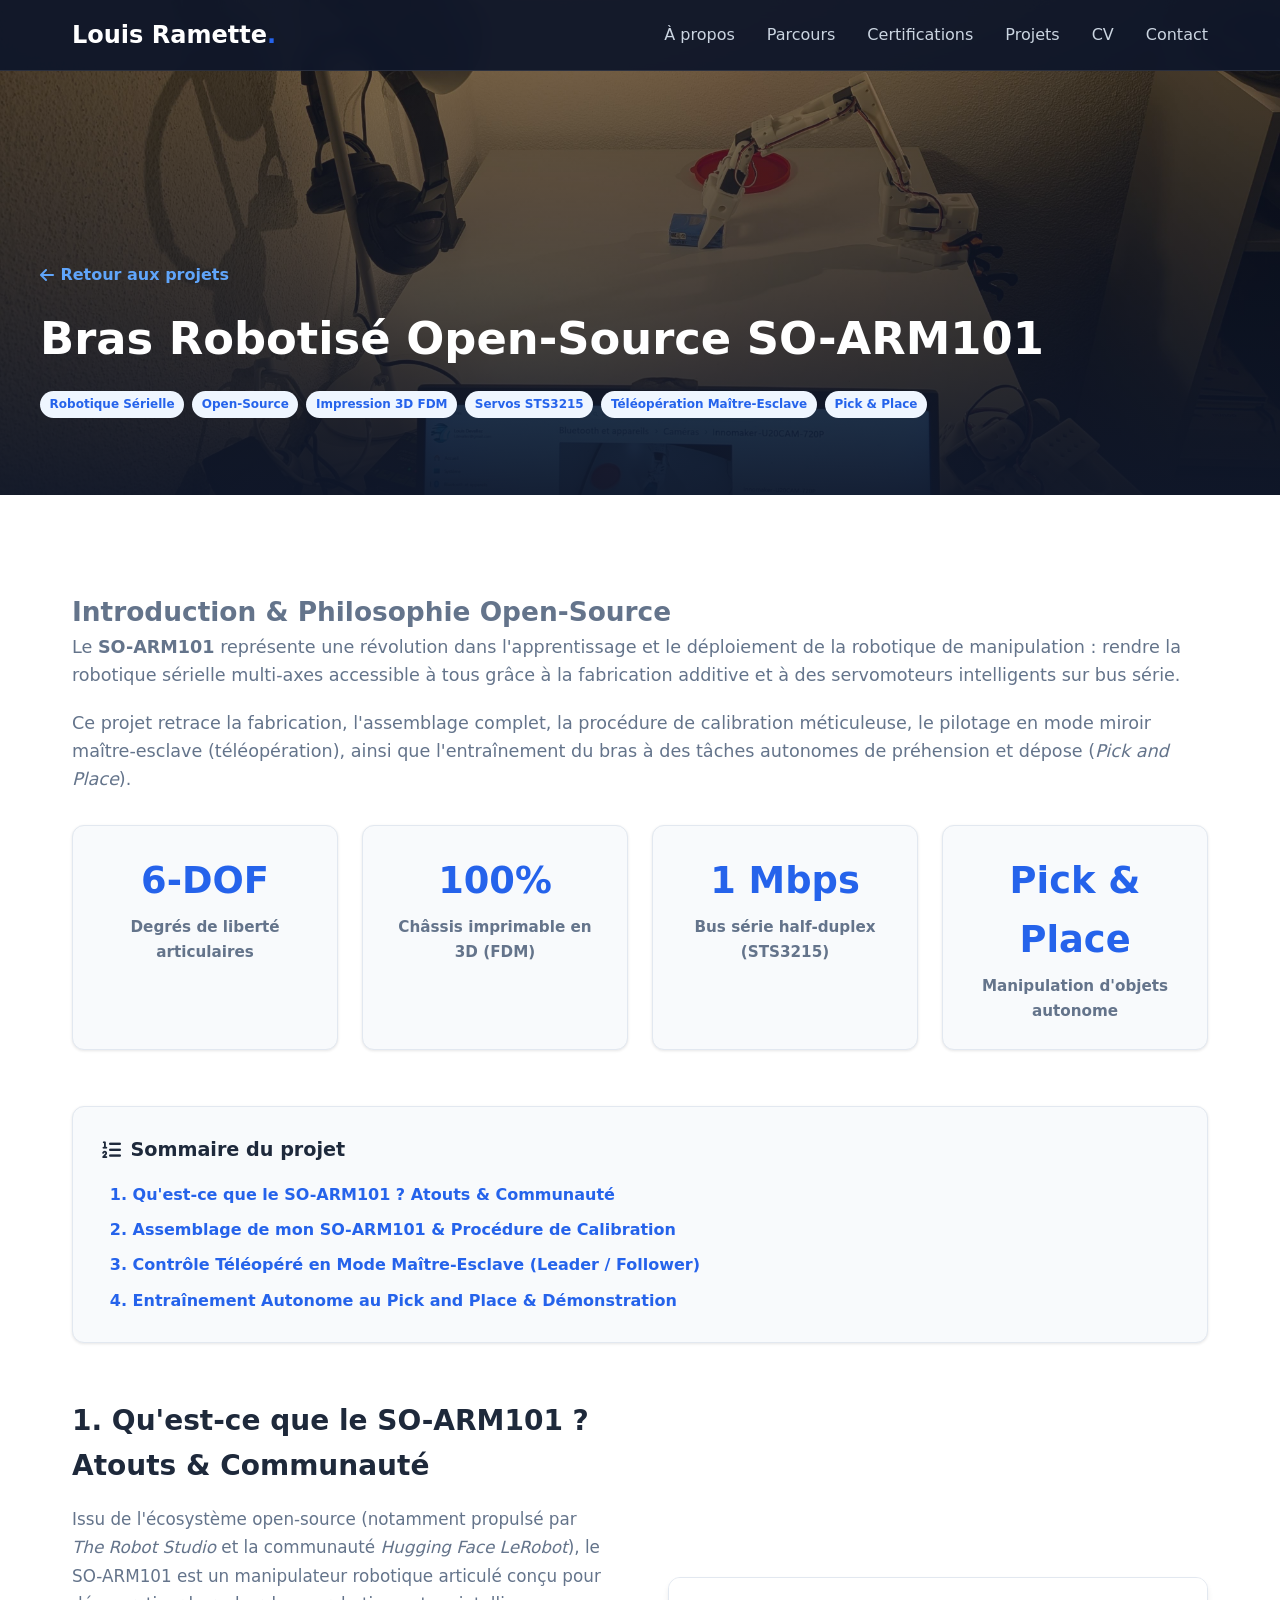
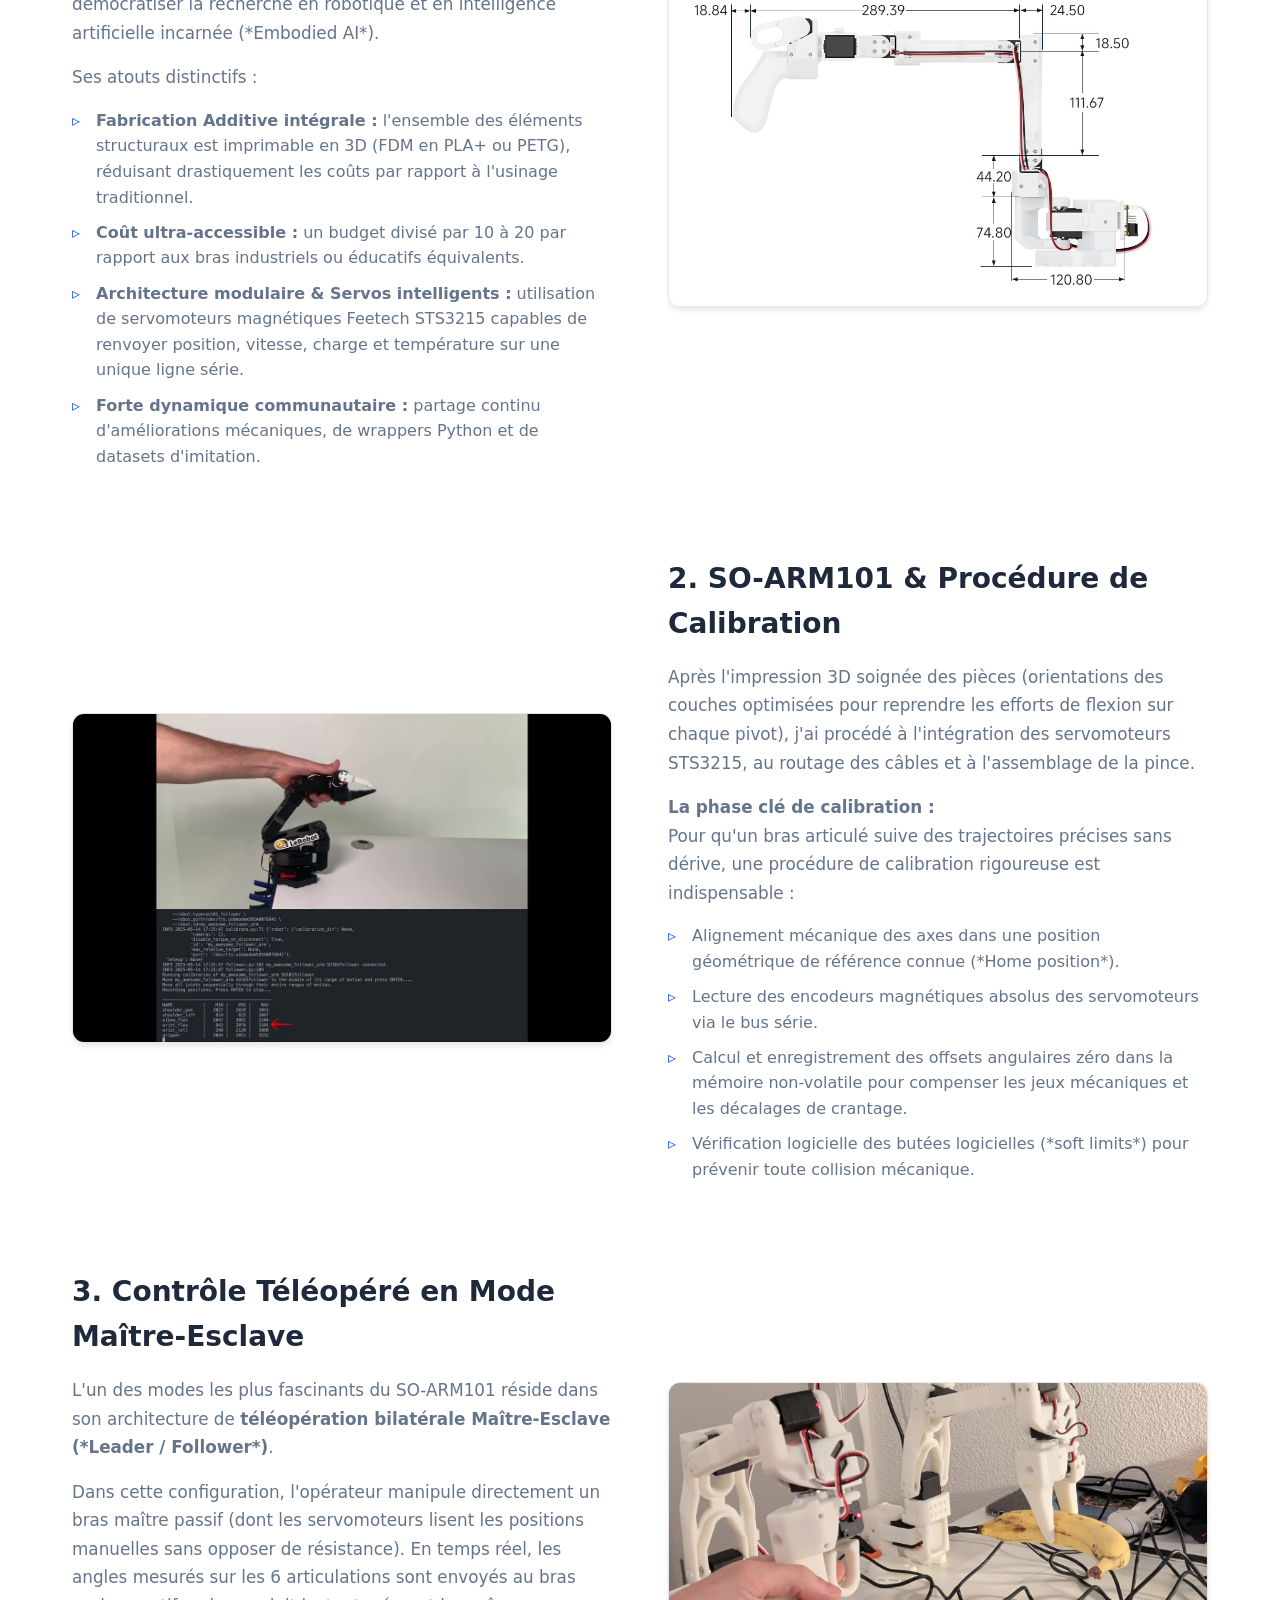
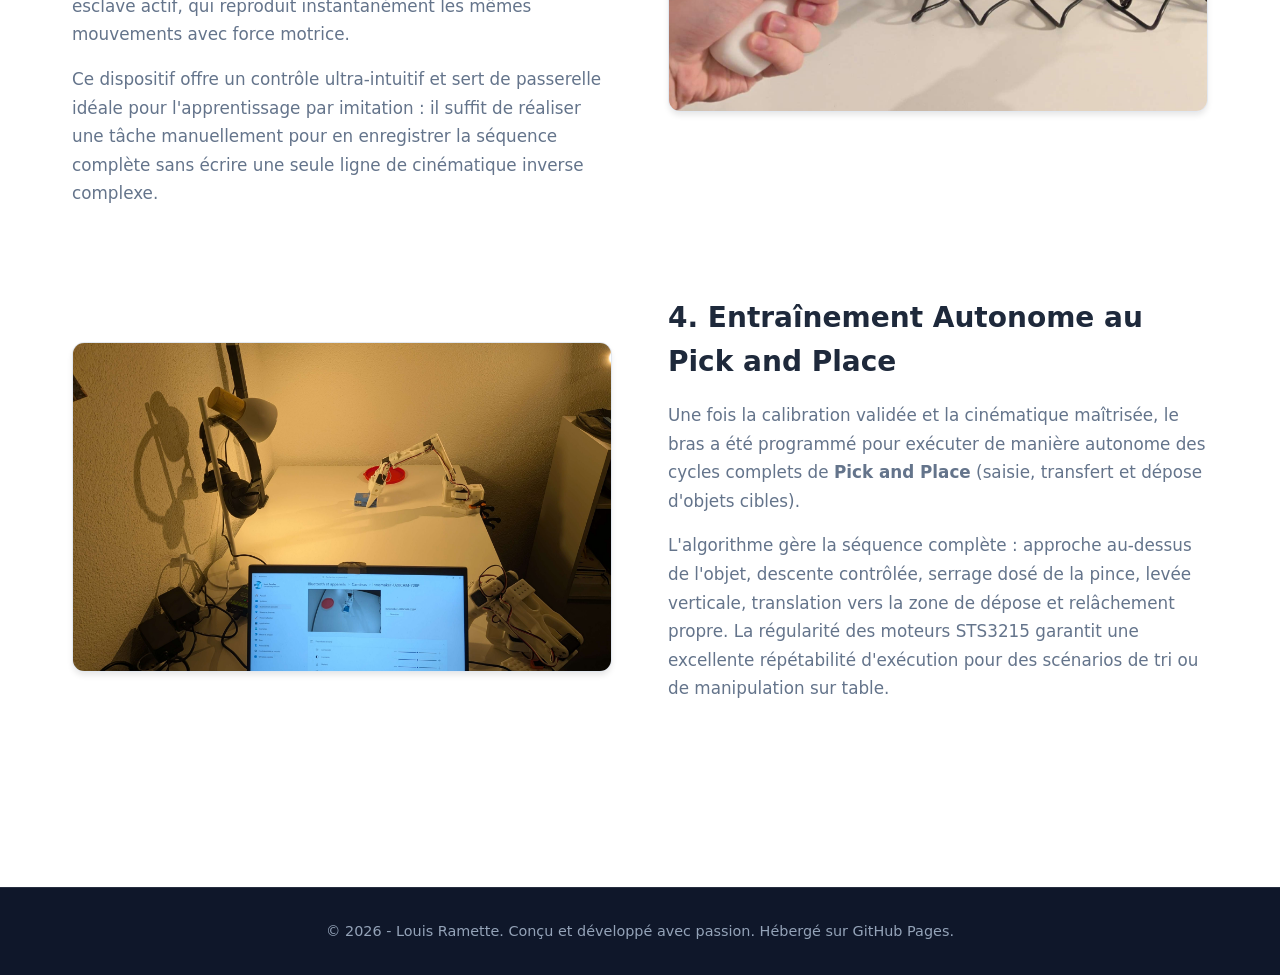
<file: projets/so-arm101.html>
<!DOCTYPE html>
<html lang="fr">
<head>
    <meta charset="UTF-8">
    <meta name="viewport" content="width=device-width, initial-scale=1.0">
    <title>Projet | Bras Robotisé SO-ARM101 (Open-Source)</title>
    <!-- Feuille de style globale -->
    <link rel="stylesheet" href="../css/style.css">
    <link rel="stylesheet" href="https://cdnjs.cloudflare.com/ajax/libs/font-awesome/6.4.0/css/all.min.css">
    
    <style>
        /* ==========================================================================
           STYLES SPÉCIFIQUES - SO-ARM101
           ========================================================================== */

        .project-hero {
            position: relative;
            min-height: 55vh;
            display: flex;
            align-items: flex-end;
            background: linear-gradient(to top, rgba(15, 23, 42, 0.95), rgba(15, 23, 42, 0.45)),
                        url('../assets/img/projets/so-arm101/pick_hori.jpg') center/cover no-repeat;
            color: #ffffff;
            padding: 8rem 2rem 4rem;
        }

        .project-hero-content {
            max-width: 1200px;
            margin: 0 auto;
            width: 100%;
        }

        .project-hero h1 {
            font-size: 2.8rem;
            font-weight: 800;
            margin-bottom: 1rem;
        }

        /* Chiffres clés */
        .stats-grid {
            display: grid;
            grid-template-columns: repeat(auto-fit, minmax(220px, 1fr));
            gap: 1.5rem;
            margin: 2rem 0 3.5rem;
        }

        .stat-card {
            background-color: var(--bg-light);
            border: 1px solid var(--border-color);
            border-radius: var(--radius-lg);
            padding: 1.6rem;
            text-align: center;
            box-shadow: var(--shadow-sm);
            transition: var(--transition);
        }

        .stat-card:hover {
            transform: translateY(-4px);
            box-shadow: var(--shadow-md);
            border-color: var(--primary-color);
        }

        .stat-number {
            font-size: 2.3rem;
            font-weight: 800;
            color: var(--primary-color);
            margin-bottom: 0.3rem;
        }

        .stat-label {
            font-size: 0.95rem;
            color: var(--text-muted);
            font-weight: 600;
        }

        /* Sommaire */
        .toc-container {
            background-color: var(--bg-light);
            border: 1px solid var(--border-color);
            border-radius: var(--radius-lg);
            padding: 1.8rem;
            margin: 2.5rem 0 3.5rem;
            box-shadow: var(--shadow-sm);
        }

        .toc-title {
            font-size: 1.2rem;
            font-weight: 700;
            margin-bottom: 1rem;
            display: flex;
            align-items: center;
            gap: 0.6rem;
            color: var(--text-main);
        }

        .toc-list {
            list-style: none;
            display: flex;
            flex-direction: column;
            gap: 0.6rem;
            padding-left: 0.5rem;
        }

        .toc-list a {
            color: var(--primary-color);
            text-decoration: none;
            font-weight: 600;
            transition: var(--transition);
        }

        .toc-list a:hover {
            color: var(--primary-hover);
            padding-left: 0.3rem;
        }

        /* Layout Articles */
        .article-section {
            display: grid;
            grid-template-columns: 1fr 1fr;
            gap: 3.5rem;
            align-items: center;
            margin-bottom: 4.5rem;
        }

        .article-text h2 {
            font-size: 1.75rem;
            margin-bottom: 1rem;
            color: var(--text-main);
        }

        .article-text p {
            color: var(--text-muted);
            font-size: 1.05rem;
            line-height: 1.7;
            margin-bottom: 1rem;
        }

        .article-text ul {
            list-style: none;
            padding-left: 0;
            margin-bottom: 1rem;
        }

        .article-text ul li {
            position: relative;
            padding-left: 1.5rem;
            margin-bottom: 0.6rem;
            color: var(--text-muted);
            line-height: 1.6;
        }

        .article-text ul li::before {
            content: "▹";
            position: absolute;
            left: 0;
            color: var(--primary-color);
            font-weight: bold;
        }

        .article-img-container {
            width: 100%;
            height: 330px;
            border-radius: var(--radius-lg);
            overflow: hidden;
            box-shadow: var(--shadow-md);
            border: 1px solid var(--border-color);
            background-color: #f8fafc;
        }

        .article-img-container img {
            width: 100%;
            height: 100%;
            object-fit: cover;
            transition: var(--transition);
        }

        .article-img-container:hover img {
            transform: scale(1.03);
        }

        .img-placeholder-card {
            width: 100%;
            height: 100%;
            display: flex;
            flex-direction: column;
            align-items: center;
            justify-content: center;
            gap: 0.8rem;
            background: repeating-linear-gradient(
                45deg,
                #f8fafc,
                #f8fafc 12px,
                #f1f5f9 12px,
                #f1f5f9 24px
            );
            color: var(--text-muted);
            border: 2px dashed #cbd5e1;
            border-radius: var(--radius-lg);
            text-align: center;
            padding: 1.5rem;
        }

        .img-placeholder-card i {
            font-size: 2.8rem;
            color: #94a3b8;
        }

        .img-placeholder-card span {
            font-size: 0.95rem;
            font-weight: 600;
            color: #64748b;
        }

        .img-placeholder-card small {
            font-size: 0.8rem;
            color: #94a3b8;
        }

        .article-section.reverse .article-text {
            order: 2;
        }

        .article-section.reverse .article-img-container {
            order: 1;
        }

        @media (max-width: 850px) {
            .project-hero h1 {
                font-size: 2rem;
            }

            .article-section {
                grid-template-columns: 1fr;
                gap: 2rem;
            }

            .article-section.reverse .article-text {
                order: 1;
            }

            .article-section.reverse .article-img-container {
                order: 2;
            }

            .article-img-container {
                height: 240px;
            }

            .stats-grid {
                grid-template-columns: 1fr 1fr;
            }
        }
    </style>
</head>
<body>

    <!-- Header Navigation -->
    <header>
        <nav class="navbar">
            <a href="../index.html" class="logo">Louis Ramette<span>.</span></a>
            <ul class="nav-links">
                <li><a href="../index.html#about">À propos</a></li>
                <li><a href="../index.html#education">Parcours</a></li>
                <li><a href="../index.html#certifications">Certifications</a></li>
                <li><a href="../index.html#projects">Projets</a></li>
                <li><a href="../index.html#cv">CV</a></li>
                <li><a href="../index.html#contact">Contact</a></li>
            </ul>
        </nav>
    </header>

    <main>
        <!-- En-tête du projet avec visuel de présentation -->
        <section class="project-hero">
            <div class="project-hero-content">
                <a href="../index.html#projects" class="project-link" style="color: #60a5fa; margin-bottom: 1rem; display: inline-flex;">
                    <i class="fas fa-arrow-left"></i> Retour aux projets
                </a>
                <h1>Bras Robotisé Open-Source SO-ARM101</h1>
                <div class="tags">
                    <span class="tag">Robotique Sérielle</span>
                    <span class="tag">Open-Source</span>
                    <span class="tag">Impression 3D FDM</span>
                    <span class="tag">Servos STS3215</span>
                    <span class="tag">Téléopération Maître-Esclave</span>
                    <span class="tag">Pick & Place</span>
                </div>
            </div>
        </section>

        <section class="section">
            
            <!-- Introduction & Contexte Général -->
            <div class="about-text" style="margin-bottom: 2rem;">
                <h2>Introduction & Philosophie Open-Source</h2>
                <p>
                    Le <strong>SO-ARM101</strong> représente une révolution dans l'apprentissage et le déploiement de la robotique de manipulation : rendre la robotique sérielle multi-axes accessible à tous grâce à la fabrication additive et à des servomoteurs intelligents sur bus série.
                </p>
                <p>
                    Ce projet retrace la fabrication, l'assemblage complet, la procédure de calibration méticuleuse, le pilotage en mode miroir maître-esclave (téléopération), ainsi que l'entraînement du bras à des tâches autonomes de préhension et dépose (<em>Pick and Place</em>).
                </p>
            </div>

            <!-- Chiffres Clés du Projet -->
            <div class="stats-grid">
                <div class="stat-card">
                    <div class="stat-number">6-DOF</div>
                    <div class="stat-label">Degrés de liberté articulaires</div>
                </div>
                <div class="stat-card">
                    <div class="stat-number">100%</div>
                    <div class="stat-label">Châssis imprimable en 3D (FDM)</div>
                </div>
                <div class="stat-card">
                    <div class="stat-number">1 Mbps</div>
                    <div class="stat-label">Bus série half-duplex (STS3215)</div>
                </div>
                <div class="stat-card">
                    <div class="stat-number">Pick & Place</div>
                    <div class="stat-label">Manipulation d'objets autonome</div>
                </div>
            </div>

            <!-- Sommaire / Table des Matières -->
            <nav class="toc-container" aria-label="Sommaire de la page">
                <div class="toc-title">
                    <i class="fas fa-list-ol"></i> Sommaire du projet
                </div>
                <ol class="toc-list">
                    <li><a href="#partie-1">1. Qu'est-ce que le SO-ARM101 ? Atouts & Communauté</a></li>
                    <li><a href="#partie-2">2. Assemblage de mon SO-ARM101 & Procédure de Calibration</a></li>
                    <li><a href="#partie-3">3. Contrôle Téléopéré en Mode Maître-Esclave (Leader / Follower)</a></li>
                    <li><a href="#partie-4">4. Entraînement Autonome au Pick and Place & Démonstration</a></li>
                </ol>
            </nav>

            <!-- ==========================================================================
               ARTICLES DÉTAILLÉS ALTERNÉS
               ========================================================================== -->

            <!-- 1. Qu'est-ce que le SO-ARM101 -->
            <article id="partie-1" class="article-section">
                <div class="article-text">
                    <h2>1. Qu'est-ce que le SO-ARM101 ? Atouts & Communauté</h2>
                    <p>
                        Issu de l'écosystème open-source (notamment propulsé par <em>The Robot Studio</em> et la communauté <em>Hugging Face LeRobot</em>), le SO-ARM101 est un manipulateur robotique articulé conçu pour démocratiser la recherche en robotique et en intelligence artificielle incarnée (*Embodied AI*).
                    </p>
                    <p>Ses atouts distinctifs :</p>
                    <ul>
                        <li><strong>Fabrication Additive intégrale :</strong> l'ensemble des éléments structuraux est imprimable en 3D (FDM en PLA+ ou PETG), réduisant drastiquement les coûts par rapport à l'usinage traditionnel.</li>
                        <li><strong>Coût ultra-accessible :</strong> un budget divisé par 10 à 20 par rapport aux bras industriels ou éducatifs équivalents.</li>
                        <li><strong>Architecture modulaire & Servos intelligents :</strong> utilisation de servomoteurs magnétiques Feetech STS3215 capables de renvoyer position, vitesse, charge et température sur une unique ligne série.</li>
                        <li><strong>Forte dynamique communautaire :</strong> partage continu d'améliorations mécaniques, de wrappers Python et de datasets d'imitation.</li>
                    </ul>
                </div>
                <div class="article-img-container">
                    <img src="../assets/img/projets/so-arm101/SO-ARM101-details-size8think8robotics.jpg" alt="Schéma cinématique et modélisation du SO-ARM101">
                </div>
            </article>

            <!-- 2. Mon bras & Calibration -->
            <article id="partie-2" class="article-section reverse">
                <div class="article-text">
                    <h2>2. SO-ARM101 & Procédure de Calibration</h2>
                    <p>
                        Après l'impression 3D soignée des pièces (orientations des couches optimisées pour reprendre les efforts de flexion sur chaque pivot), j'ai procédé à l'intégration des servomoteurs STS3215, au routage des câbles et à l'assemblage de la pince.
                    </p>
                    <p>
                        <strong>La phase clé de calibration :</strong><br>
                        Pour qu'un bras articulé suive des trajectoires précises sans dérive, une procédure de calibration rigoureuse est indispensable :
                    </p>
                    <ul>
                        <li>Alignement mécanique des axes dans une position géométrique de référence connue (*Home position*).</li>
                        <li>Lecture des encodeurs magnétiques absolus des servomoteurs via le bus série.</li>
                        <li>Calcul et enregistrement des offsets angulaires zéro dans la mémoire non-volatile pour compenser les jeux mécaniques et les décalages de crantage.</li>
                        <li>Vérification logicielle des butées logicielles (*soft limits*) pour prévenir toute collision mécanique.</li>
                    </ul>
                </div>
                <div class="article-img-container">
                    <img src="../assets/img/projets/so-arm101/calibration_le_robot.jpg" alt="calibration seedstudio SO-ARM101 assemblé">
                </div>
            </article>

            <!-- 3. Mode Maître-Esclave -->
            <article id="partie-3" class="article-section">
                <div class="article-text">
                    <h2>3. Contrôle Téléopéré en Mode Maître-Esclave</h2>
                    <p>
                        L'un des modes les plus fascinants du SO-ARM101 réside dans son architecture de <strong>téléopération bilatérale Maître-Esclave (*Leader / Follower*)</strong>.
                    </p>
                    <p>
                        Dans cette configuration, l'opérateur manipule directement un bras maître passif (dont les servomoteurs lisent les positions manuelles sans opposer de résistance). En temps réel, les angles mesurés sur les 6 articulations sont envoyés au bras esclave actif, qui reproduit instantanément les mêmes mouvements avec force motrice.
                    </p>
                    <p>
                        Ce dispositif offre un contrôle ultra-intuitif et sert de passerelle idéale pour l'apprentissage par imitation : il suffit de réaliser une tâche manuellement pour en enregistrer la séquence complète sans écrire une seule ligne de cinématique inverse complexe.
                    </p>
                </div>
                <div class="article-img-container">
                    <img src="../assets/img/projets/so-arm101/MISO.jpg" alt="Configuration Maître-Esclave du SO-ARM101">
                </div>
            </article>

            <!-- 4. Pick and Place & Animation -->
            <article id="partie-4" class="article-section reverse">
                <div class="article-text">
                    <h2>4. Entraînement Autonome au Pick and Place</h2>
                    <p>
                        Une fois la calibration validée et la cinématique maîtrisée, le bras a été programmé pour exécuter de manière autonome des cycles complets de <strong>Pick and Place</strong> (saisie, transfert et dépose d'objets cibles).
                    </p>
                    <p>
                        L'algorithme gère la séquence complète : approche au-dessus de l'objet, descente contrôlée, serrage dosé de la pince, levée verticale, translation vers la zone de dépose et relâchement propre. La régularité des moteurs STS3215 garantit une excellente répétabilité d'exécution pour des scénarios de tri ou de manipulation sur table.
                    </p>
                </div>
                <div class="article-img-container">
                    <img src="../assets/img/projets/so-arm101/pick_hori.jpg" alt=" SO-ARM101 récupérant un objet">
                </div>
            </article>

        </section>
    </main>

    <!-- Footer -->
    <footer>
        <p>&copy; 2026 - Louis Ramette. Conçu et développé avec passion. Hébergé sur GitHub Pages.</p>
    </footer>

    <!-- Script JS Global -->
    <script src="../js/main.js"></script>
</body>
</html>
</file>
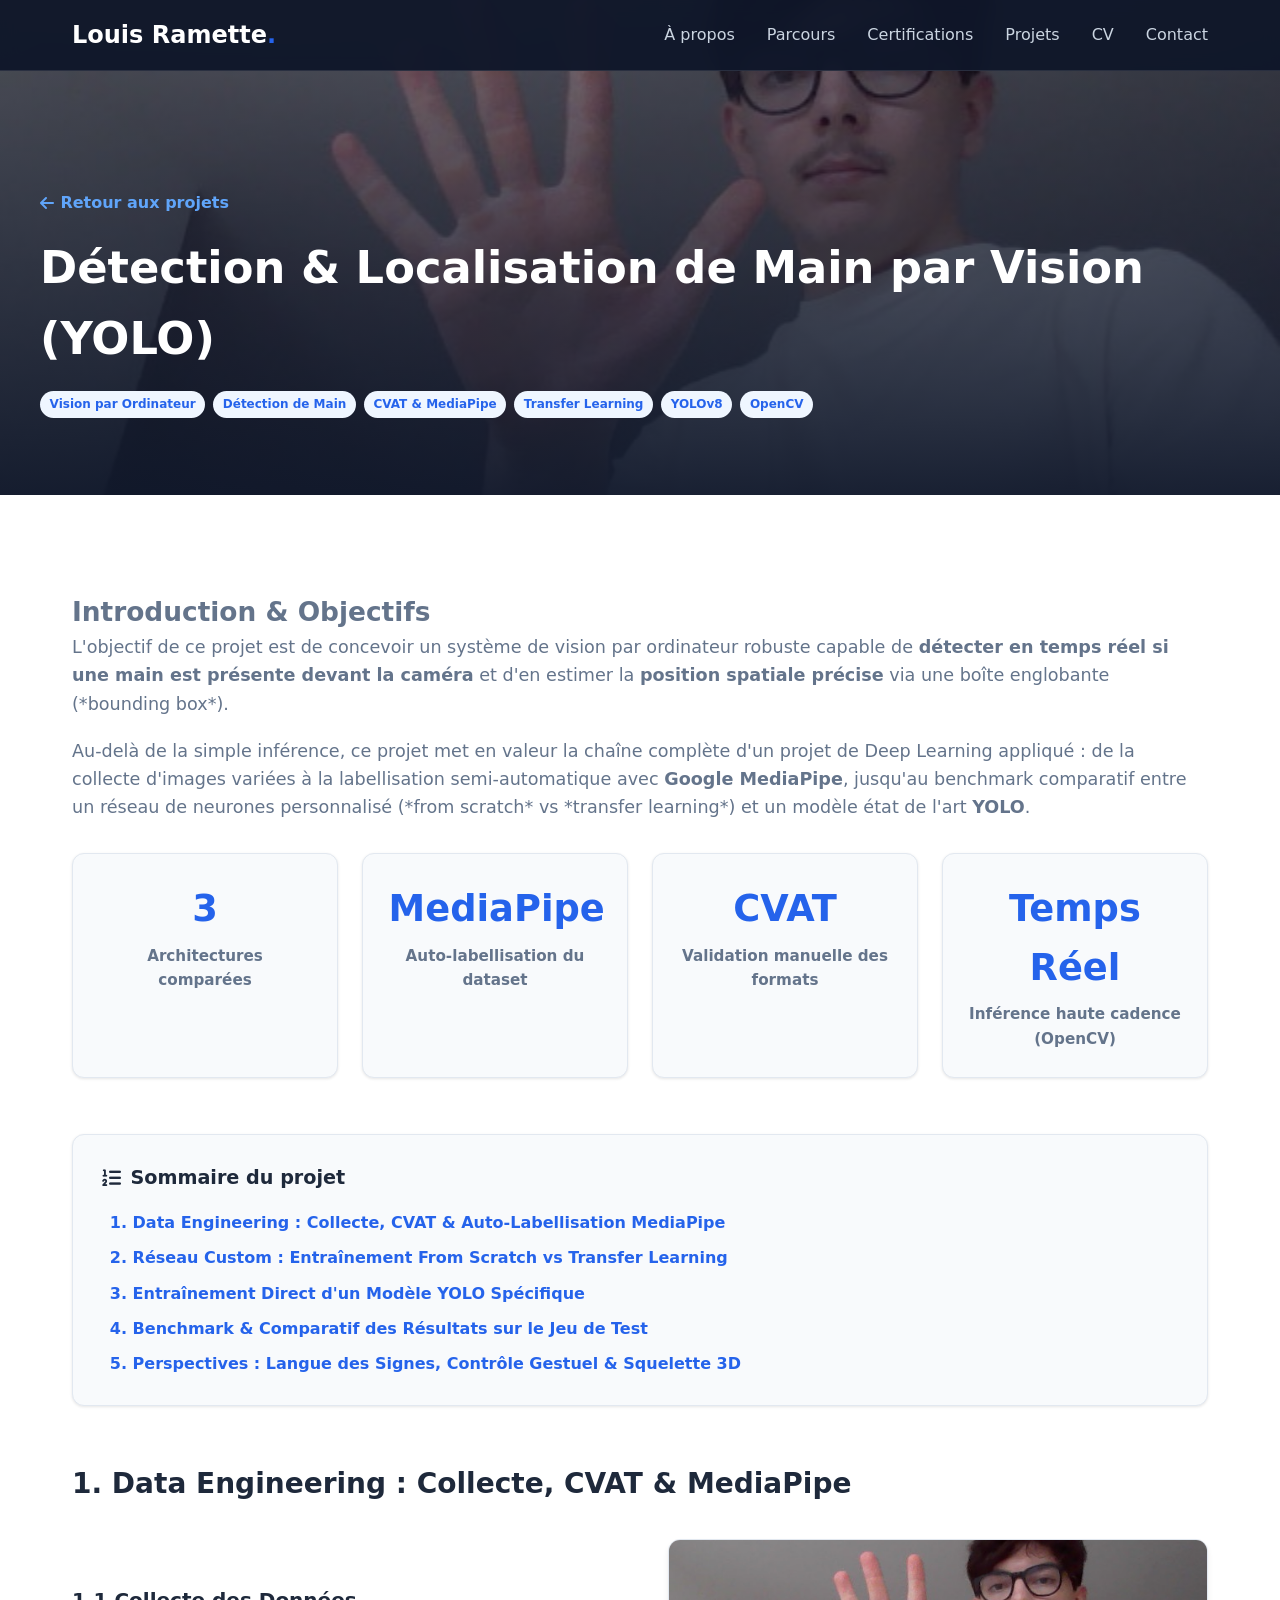
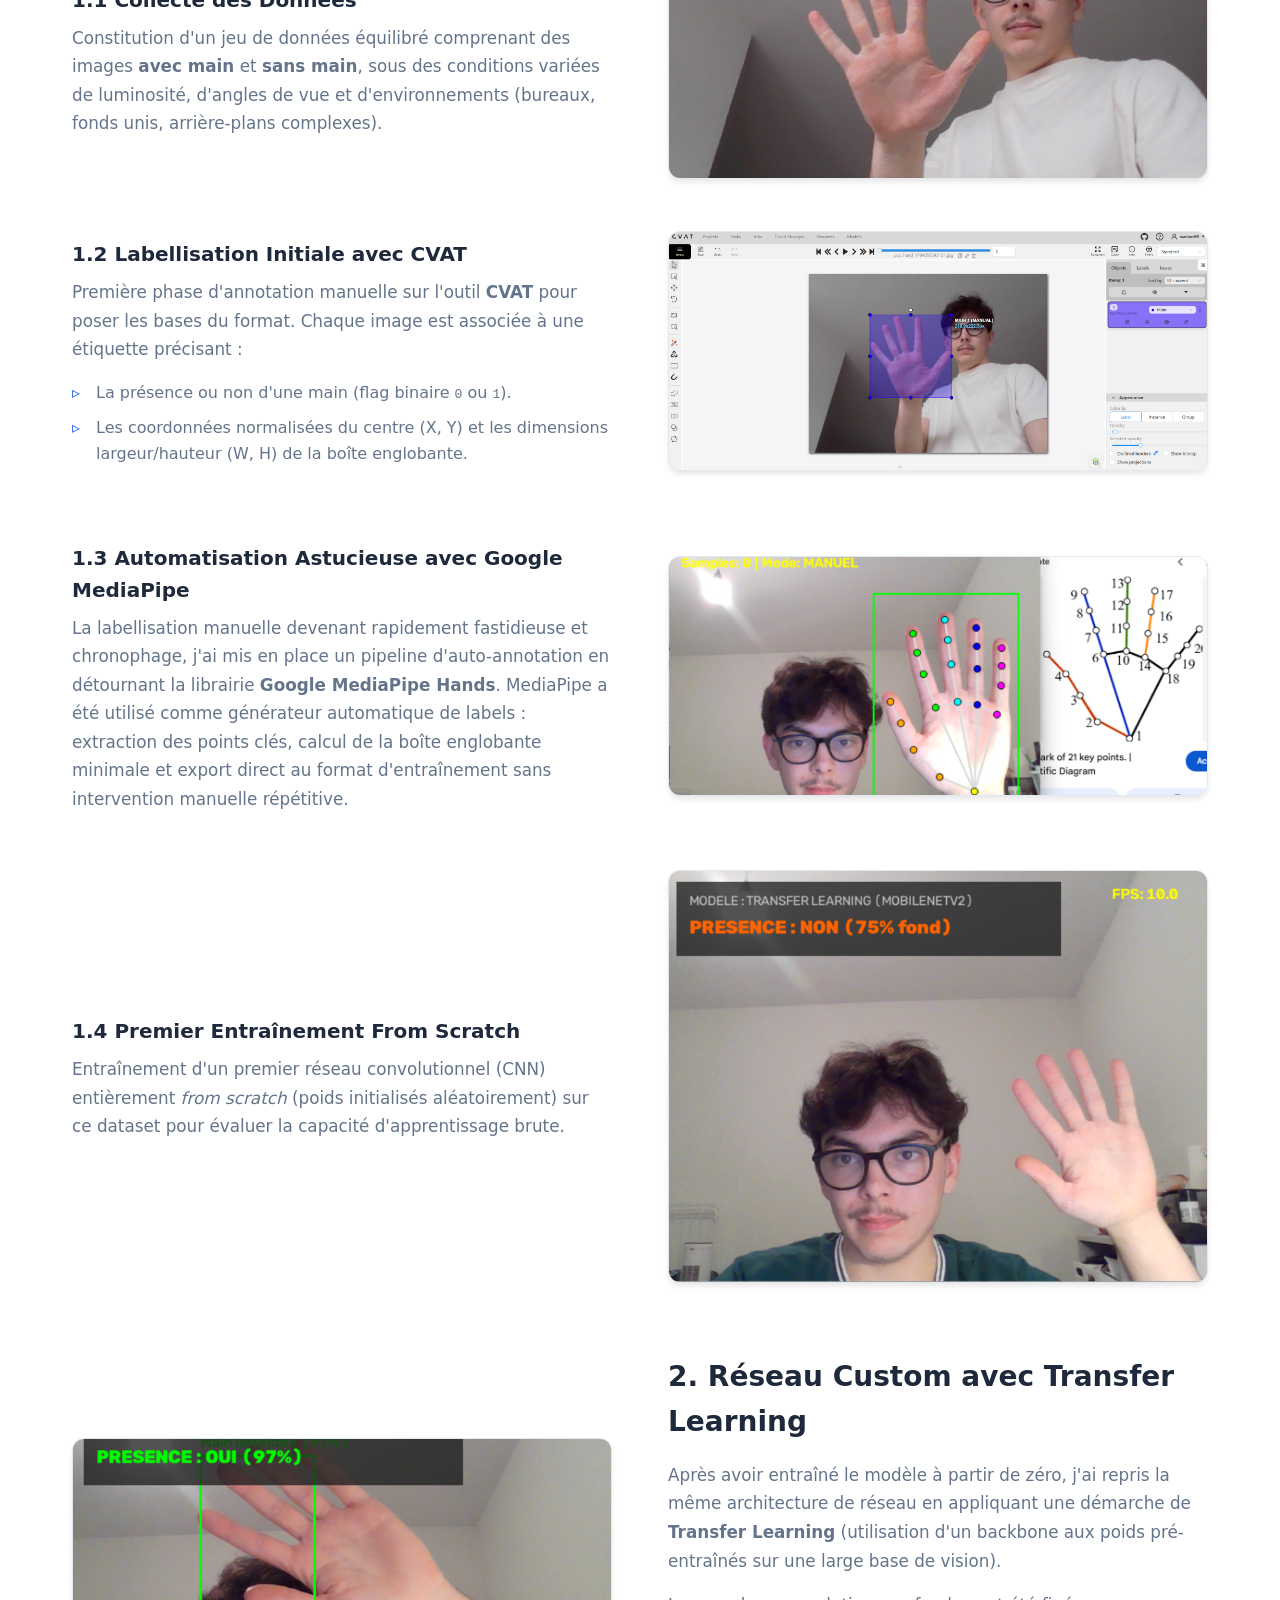
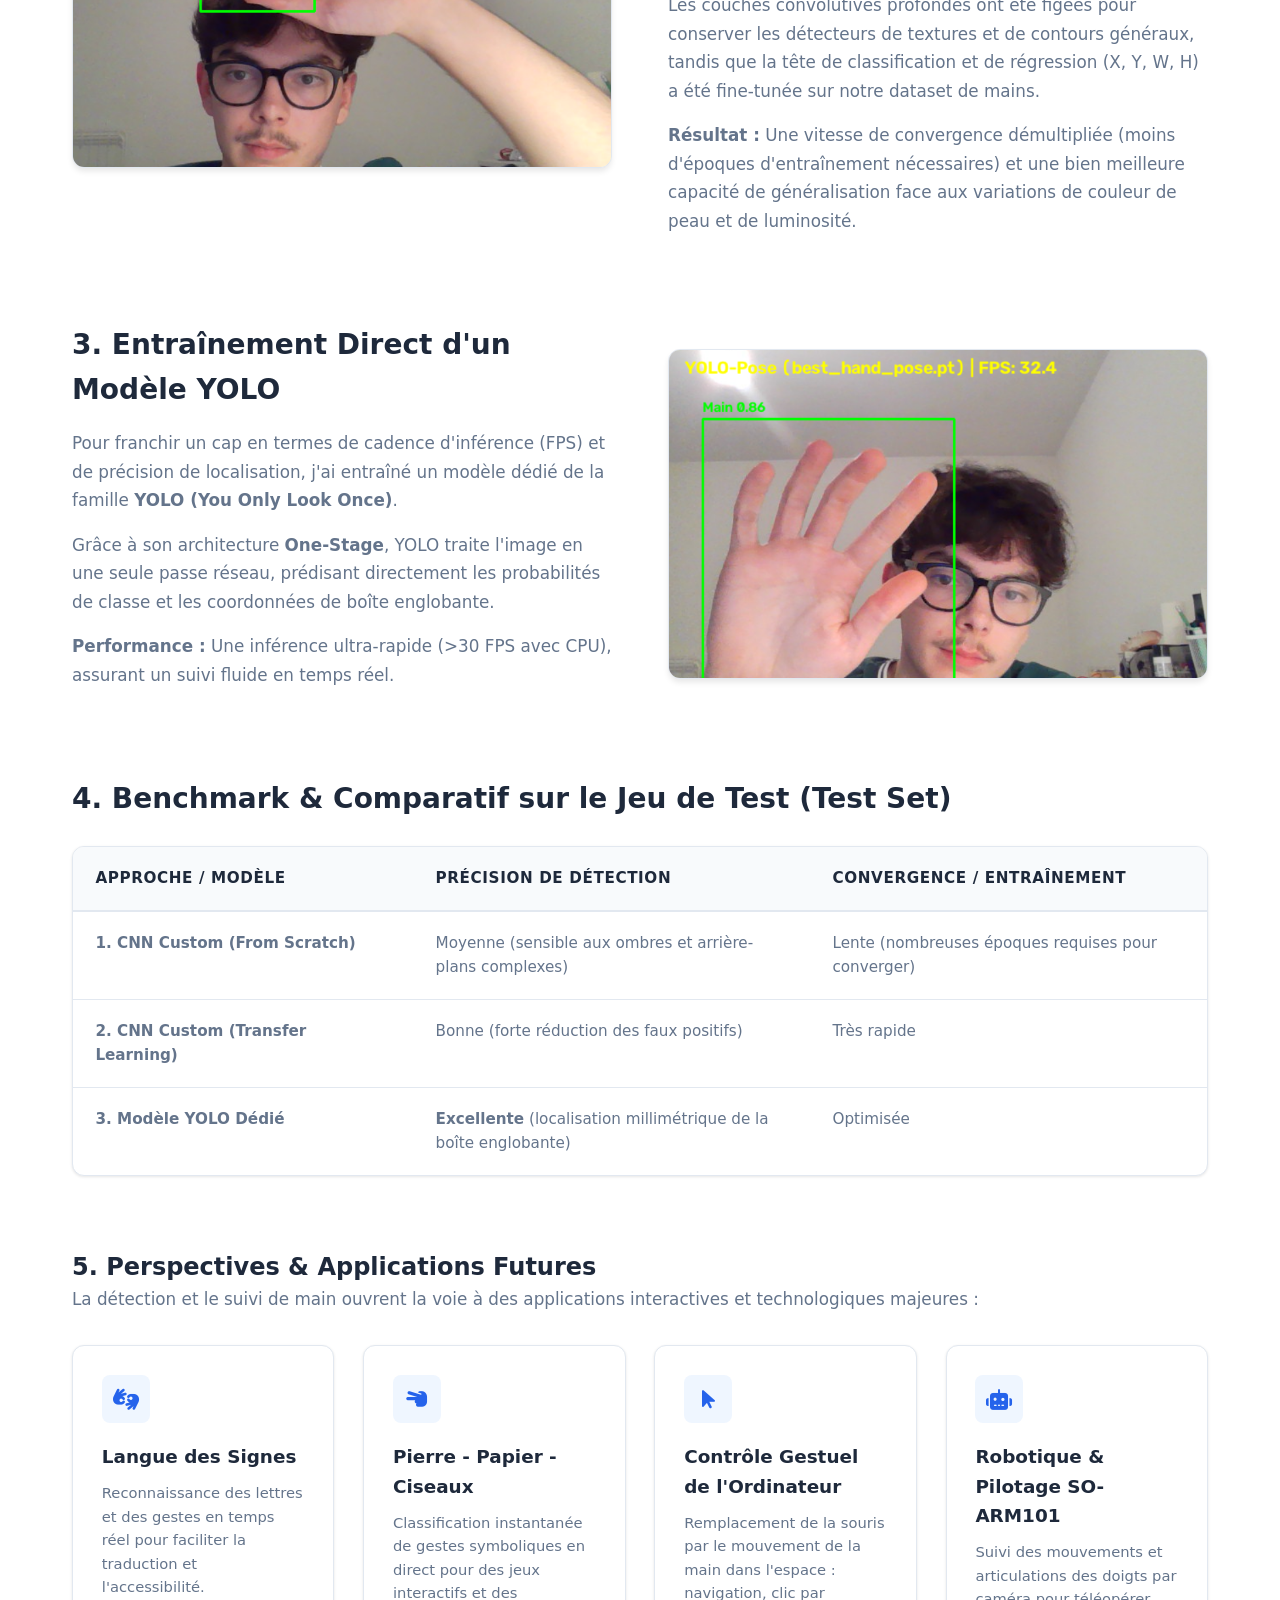
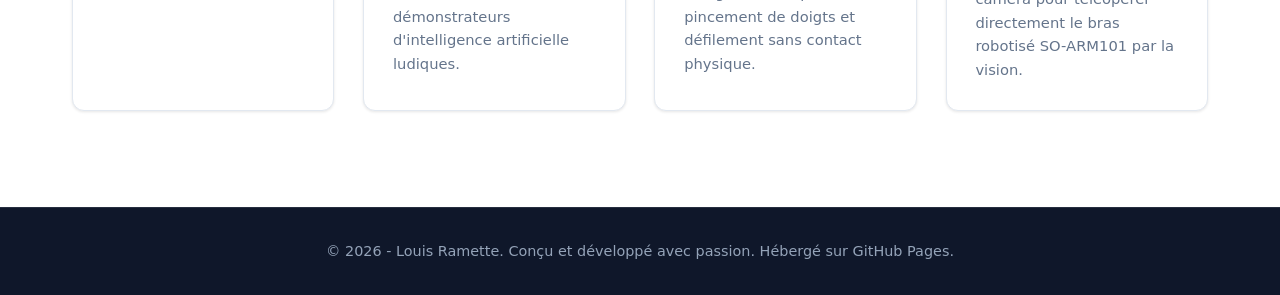
<file: projets/vision-yolo.html>
<!DOCTYPE html>
<html lang="fr">
<head>
    <meta charset="UTF-8">
    <meta name="viewport" content="width=device-width, initial-scale=1.0">
    <title>Projet | Détection & Tracking de Main (YOLO & Deep Learning)</title>
    <!-- Feuille de style globale -->
    <link rel="stylesheet" href="../css/style.css">
    <link rel="stylesheet" href="https://cdnjs.cloudflare.com/ajax/libs/font-awesome/6.4.0/css/all.min.css">
    
    <style>
        /* ==========================================================================
           STYLES SPÉCIFIQUES - VISION YOLO
           ========================================================================== */

        .project-hero {
            position: relative;
            min-height: 55vh;
            display: flex;
            align-items: flex-end;
            background: linear-gradient(to top, rgba(15, 23, 42, 0.95), rgba(15, 23, 42, 0.45)),
                        url('../assets/img/projets/vision-yolo/img_presentation.jpg') center/cover no-repeat;
            color: #ffffff;
            padding: 8rem 2rem 4rem;
        }

        .project-hero-content {
            max-width: 1200px;
            margin: 0 auto;
            width: 100%;
        }

        .project-hero h1 {
            font-size: 2.8rem;
            font-weight: 800;
            margin-bottom: 1rem;
        }

        /* Chiffres clés */
        .stats-grid {
            display: grid;
            grid-template-columns: repeat(auto-fit, minmax(220px, 1fr));
            gap: 1.5rem;
            margin: 2rem 0 3.5rem;
        }

        .stat-card {
            background-color: var(--bg-light);
            border: 1px solid var(--border-color);
            border-radius: var(--radius-lg);
            padding: 1.6rem;
            text-align: center;
            box-shadow: var(--shadow-sm);
            transition: var(--transition);
        }

        .stat-card:hover {
            transform: translateY(-4px);
            box-shadow: var(--shadow-md);
            border-color: var(--primary-color);
        }

        .stat-number {
            font-size: 2.3rem;
            font-weight: 800;
            color: var(--primary-color);
            margin-bottom: 0.3rem;
        }

        .stat-label {
            font-size: 0.95rem;
            color: var(--text-muted);
            font-weight: 600;
        }

        /* Sommaire */
        .toc-container {
            background-color: var(--bg-light);
            border: 1px solid var(--border-color);
            border-radius: var(--radius-lg);
            padding: 1.8rem;
            margin: 2.5rem 0 3.5rem;
            box-shadow: var(--shadow-sm);
        }

        .toc-title {
            font-size: 1.2rem;
            font-weight: 700;
            margin-bottom: 1rem;
            display: flex;
            align-items: center;
            gap: 0.6rem;
            color: var(--text-main);
        }

        .toc-list {
            list-style: none;
            display: flex;
            flex-direction: column;
            gap: 0.6rem;
            padding-left: 0.5rem;
        }

        .toc-list a {
            color: var(--primary-color);
            text-decoration: none;
            font-weight: 600;
            transition: var(--transition);
        }

        .toc-list a:hover {
            color: var(--primary-hover);
            padding-left: 0.3rem;
        }

        /* Layout Articles */
        .article-section {
            display: grid;
            grid-template-columns: 1fr 1fr;
            gap: 3.5rem;
            align-items: center;
            margin-bottom: 4.5rem;
        }

        .subsection-group {
            margin-bottom: 4.5rem;
        }

        .subsection-group > h2 {
            font-size: 1.75rem;
            margin-bottom: 2rem;
            color: var(--text-main);
        }

        .article-section.sub-article {
            margin-bottom: 2.5rem;
        }

        .article-section.sub-article:last-child {
            margin-bottom: 0;
        }

        .article-section.sub-article .article-img-container {
            height: 240px;
        }

        .article-text h2 {
            font-size: 1.75rem;
            margin-bottom: 1rem;
            color: var(--text-main);
        }

        .article-text h3 {
            font-size: 1.25rem;
            margin: 1.2rem 0 0.5rem;
            color: var(--text-main);
        }

        .article-text p {
            color: var(--text-muted);
            font-size: 1.05rem;
            line-height: 1.7;
            margin-bottom: 1rem;
        }

        .article-text ul {
            list-style: none;
            padding-left: 0;
            margin-bottom: 1rem;
        }

        .article-text ul li {
            position: relative;
            padding-left: 1.5rem;
            margin-bottom: 0.6rem;
            color: var(--text-muted);
            line-height: 1.6;
        }

        .article-text ul li::before {
            content: "▹";
            position: absolute;
            left: 0;
            color: var(--primary-color);
            font-weight: bold;
        }

        .article-img-container {
            width: 100%;
            height: 330px;
            border-radius: var(--radius-lg);
            overflow: hidden;
            box-shadow: var(--shadow-md);
            border: 1px solid var(--border-color);
            background-color: #f8fafc;
        }

        .article-img-container img {
            width: 100%;
            height: 100%;
            object-fit: cover;
            transition: var(--transition);
        }

        .article-img-container:hover img {
            transform: scale(1.03);
        }

        .article-section.sub-article .article-img-container.img-full,
        .article-img-container.img-full {
            height: auto;
        }

        .article-img-container.img-full img {
            width: 100%;
            height: auto;
            object-fit: contain;
            display: block;
        }

        .img-placeholder-card {
            width: 100%;
            height: 100%;
            display: flex;
            flex-direction: column;
            align-items: center;
            justify-content: center;
            gap: 0.8rem;
            background: repeating-linear-gradient(
                45deg,
                #f8fafc,
                #f8fafc 12px,
                #f1f5f9 12px,
                #f1f5f9 24px
            );
            color: var(--text-muted);
            border: 2px dashed #cbd5e1;
            border-radius: var(--radius-lg);
            text-align: center;
            padding: 1.5rem;
        }

        .img-placeholder-card i {
            font-size: 2.8rem;
            color: #94a3b8;
        }

        .img-placeholder-card span {
            font-size: 0.95rem;
            font-weight: 600;
            color: #64748b;
        }

        .img-placeholder-card small {
            font-size: 0.8rem;
            color: #94a3b8;
        }

        /* Tableau Comparatif */
        .comparison-wrapper {
            margin: 3.5rem 0 4.5rem;
        }

        .comparison-wrapper h2 {
            font-size: 1.75rem;
            color: var(--text-main);
            margin-bottom: 1.5rem;
        }

        .table-responsive {
            overflow-x: auto;
            border-radius: var(--radius-lg);
            border: 1px solid var(--border-color);
            box-shadow: var(--shadow-sm);
            background: #ffffff;
        }

        .comparison-table {
            width: 100%;
            border-collapse: collapse;
            text-align: left;
        }

        .comparison-table th {
            background-color: var(--bg-light);
            color: var(--text-main);
            padding: 1.2rem 1.4rem;
            font-weight: 700;
            font-size: 0.95rem;
            text-transform: uppercase;
            letter-spacing: 0.04em;
            border-bottom: 2px solid var(--border-color);
        }

        .comparison-table td {
            padding: 1.2rem 1.4rem;
            border-bottom: 1px solid var(--border-color);
            color: var(--text-muted);
            font-size: 0.95rem;
            line-height: 1.6;
            vertical-align: top;
        }

        .comparison-table tr:last-child td {
            border-bottom: none;
        }

        .comparison-table tr:hover {
            background-color: #f8fafc;
        }

        /* Cartes Perspectives */
        .perspectives-grid {
            display: grid;
            grid-template-columns: repeat(auto-fit, minmax(260px, 1fr));
            gap: 1.8rem;
            margin-top: 2rem;
        }

        .perspective-card {
            background: var(--bg-card);
            border: 1px solid var(--border-color);
            border-radius: var(--radius-lg);
            padding: 1.8rem;
            box-shadow: var(--shadow-sm);
            transition: var(--transition);
        }

        .perspective-card:hover {
            transform: translateY(-4px);
            box-shadow: var(--shadow-md);
            border-color: var(--primary-color);
        }

        .perspective-icon {
            width: 48px;
            height: 48px;
            border-radius: var(--radius-md);
            background-color: #eff6ff;
            color: var(--primary-color);
            display: flex;
            align-items: center;
            justify-content: center;
            font-size: 1.3rem;
            margin-bottom: 1.2rem;
        }

        .perspective-card h3 {
            font-size: 1.15rem;
            color: var(--text-main);
            margin-bottom: 0.6rem;
        }

        .perspective-card p {
            color: var(--text-muted);
            font-size: 0.92rem;
            line-height: 1.6;
        }

        .article-section.reverse .article-text {
            order: 2;
        }

        .article-section.reverse .article-img-container {
            order: 1;
        }

        @media (max-width: 850px) {
            .project-hero h1 {
                font-size: 2rem;
            }

            .article-section {
                grid-template-columns: 1fr;
                gap: 2rem;
            }

            .article-section.reverse .article-text {
                order: 1;
            }

            .article-section.reverse .article-img-container {
                order: 2;
            }

            .article-img-container {
                height: 240px;
            }

            .stats-grid {
                grid-template-columns: 1fr 1fr;
            }
        }
    </style>
</head>
<body>

    <!-- Header Navigation -->
    <header>
        <nav class="navbar">
            <a href="../index.html" class="logo">Louis Ramette<span>.</span></a>
            <ul class="nav-links">
                <li><a href="../index.html#about">À propos</a></li>
                <li><a href="../index.html#education">Parcours</a></li>
                <li><a href="../index.html#certifications">Certifications</a></li>
                <li><a href="../index.html#projects">Projets</a></li>
                <li><a href="../index.html#cv">CV</a></li>
                <li><a href="../index.html#contact">Contact</a></li>
            </ul>
        </nav>
    </header>

    <main>
        <!-- En-tête du projet avec visuel de présentation -->
        <section class="project-hero">
            <div class="project-hero-content">
                <a href="../index.html#projects" class="project-link" style="color: #60a5fa; margin-bottom: 1rem; display: inline-flex;">
                    <i class="fas fa-arrow-left"></i> Retour aux projets
                </a>
                <h1>Détection & Localisation de Main par Vision (YOLO)</h1>
                <div class="tags">
                    <span class="tag">Vision par Ordinateur</span>
                    <span class="tag">Détection de Main</span>
                    <span class="tag">CVAT & MediaPipe</span>
                    <span class="tag">Transfer Learning</span>
                    <span class="tag">YOLOv8</span>
                    <span class="tag">OpenCV</span>
                </div>
            </div>
        </section>

        <section class="section">
            
            <!-- Introduction & Objectif du Projet -->
            <div class="about-text" style="margin-bottom: 2rem;">
                <h2>Introduction & Objectifs</h2>
                <p>
                    L'objectif de ce projet est de concevoir un système de vision par ordinateur robuste capable de <strong>détecter en temps réel si une main est présente devant la caméra</strong> et d'en estimer la <strong>position spatiale précise</strong> via une boîte englobante (*bounding box*).
                </p>
                <p>
                    Au-delà de la simple inférence, ce projet met en valeur la chaîne complète d'un projet de Deep Learning appliqué : de la collecte d'images variées à la labellisation semi-automatique avec <strong>Google MediaPipe</strong>, jusqu'au benchmark comparatif entre un réseau de neurones personnalisé (*from scratch* vs *transfer learning*) et un modèle état de l'art <strong>YOLO</strong>.
                </p>
            </div>

            <!-- Chiffres Clés du Projet -->
            <div class="stats-grid">
                <div class="stat-card">
                    <div class="stat-number">3</div>
                    <div class="stat-label">Architectures comparées</div>
                </div>
                <div class="stat-card">
                    <div class="stat-number">MediaPipe</div>
                    <div class="stat-label">Auto-labellisation du dataset</div>
                </div>
                <div class="stat-card">
                    <div class="stat-number">CVAT</div>
                    <div class="stat-label">Validation manuelle des formats</div>
                </div>
                <div class="stat-card">
                    <div class="stat-number">Temps Réel</div>
                    <div class="stat-label">Inférence haute cadence (OpenCV)</div>
                </div>
            </div>

            <!-- Sommaire / Table des Matières -->
            <nav class="toc-container" aria-label="Sommaire de la page">
                <div class="toc-title">
                    <i class="fas fa-list-ol"></i> Sommaire du projet
                </div>
                <ol class="toc-list">
                    <li><a href="#partie-1">1. Data Engineering : Collecte, CVAT & Auto-Labellisation MediaPipe</a></li>
                    <li><a href="#partie-2">2. Réseau Custom : Entraînement From Scratch vs Transfer Learning</a></li>
                    <li><a href="#partie-3">3. Entraînement Direct d'un Modèle YOLO Spécifique</a></li>
                    <li><a href="#partie-4">4. Benchmark & Comparatif des Résultats sur le Jeu de Test</a></li>
                    <li><a href="#partie-5">5. Perspectives : Langue des Signes, Contrôle Gestuel & Squelette 3D</a></li>
                </ol>
            </nav>

            <!-- ==========================================================================
               ARTICLES DÉTAILLÉS ALTERNÉS
               ========================================================================== -->

            <!-- 1. Data Engineering & MediaPipe -->
            <section id="partie-1" class="subsection-group">
                <h2>1. Data Engineering : Collecte, CVAT & MediaPipe</h2>

                <!-- 1.1 Collecte des Données -->
                <article class="article-section sub-article">
                    <div class="article-text">
                        <h3>1.1 Collecte des Données</h3>
                        <p>
                            Constitution d'un jeu de données équilibré comprenant des images <strong>avec main</strong> et <strong>sans main</strong>, sous des conditions variées de luminosité, d'angles de vue et d'environnements (bureaux, fonds unis, arrière-plans complexes).
                        </p>
                    </div>
                    <div class="article-img-container">
                        <img src="../assets/img/projets/vision-yolo/collecte.jpg" alt="Collecte du jeu de données avec et sans main">
                    </div>
                </article>

                <!-- 1.2 Labellisation Initiale avec CVAT -->
                <article class="article-section sub-article">
                    <div class="article-text">
                        <h3>1.2 Labellisation Initiale avec CVAT</h3>
                        <p>
                            Première phase d'annotation manuelle sur l'outil <strong>CVAT</strong> pour poser les bases du format. Chaque image est associée à une étiquette précisant :
                        </p>
                        <ul>
                            <li>La présence ou non d'une main (flag binaire <code>0</code> ou <code>1</code>).</li>
                            <li>Les coordonnées normalisées du centre (X, Y) et les dimensions largeur/hauteur (W, H) de la boîte englobante.</li>
                        </ul>
                    </div>
                    <div class="article-img-container">
                        <img src="../assets/img/projets/vision-yolo/CVAT.png" alt="Annotation manuelle sous CVAT">
                    </div>
                </article>

                <!-- 1.3 Automatisation Astucieuse avec Google MediaPipe -->
                <article class="article-section sub-article">
                    <div class="article-text">
                        <h3>1.3 Automatisation Astucieuse avec Google MediaPipe</h3>
                        <p>
                            La labellisation manuelle devenant rapidement fastidieuse et chronophage, j'ai mis en place un pipeline d'auto-annotation en détournant la librairie <strong>Google MediaPipe Hands</strong>. MediaPipe a été utilisé comme générateur automatique de labels : extraction des points clés, calcul de la boîte englobante minimale et export direct au format d'entraînement sans intervention manuelle répétitive.
                        </p>
                    </div>
                    <div class="article-img-container">
                        <img src="../assets/img/projets/vision-yolo/annotation_auto.png" alt="Auto-labellisation avec Google MediaPipe"> 
                    </div>
                </article>

                <!-- 1.4 Premier Entraînement From Scratch -->
                <article class="article-section sub-article">
                    <div class="article-text">
                        <h3>1.4 Premier Entraînement From Scratch</h3>
                        <p>
                            Entraînement d'un premier réseau convolutionnel (CNN) entièrement <em>from scratch</em> (poids initialisés aléatoirement) sur ce dataset pour évaluer la capacité d'apprentissage brute.
                        </p>
                    </div>
                    <div class="article-img-container img-full">
                        <img src="../assets/img/projets/vision-yolo/CNN.png" alt="Résultats de l'entraînement CNN From Scratch">
                    </div>
                </article>
            </section>

            <!-- 2. Transfer Learning -->
            <article id="partie-2" class="article-section reverse">
                <div class="article-text">
                    <h2>2. Réseau Custom avec Transfer Learning</h2>
                    <p>
                        Après avoir entraîné le modèle à partir de zéro, j'ai repris la même architecture de réseau en appliquant une démarche de <strong>Transfer Learning</strong> (utilisation d'un backbone aux poids pré-entraînés sur une large base de vision).
                    </p>
                    <p>
                        Les couches convolutives profondes ont été figées pour conserver les détecteurs de textures et de contours généraux, tandis que la tête de classification et de régression (X, Y, W, H) a été fine-tunée sur notre dataset de mains.
                    </p>
                    <p>
                        <strong>Résultat :</strong> Une vitesse de convergence démultipliée (moins d'époques d'entraînement nécessaires) et une bien meilleure capacité de généralisation face aux variations de couleur de peau et de luminosité.
                    </p>
                </div>
                <div class="article-img-container">
                    <img src="../assets/img/projets/vision-yolo/training.png" alt="Learning vs Scratch">
                </div>
            </article>

            <!-- 3. Modèle YOLO -->
            <article id="partie-3" class="article-section">
                <div class="article-text">
                    <h2>3. Entraînement Direct d'un Modèle YOLO</h2>
                    <p>
                        Pour franchir un cap en termes de cadence d'inférence (FPS) et de précision de localisation, j'ai entraîné un modèle dédié de la famille <strong>YOLO (You Only Look Once)</strong>.
                    </p>
                    <p>
                        Grâce à son architecture <b>One-Stage</b>, YOLO traite l'image en une seule passe réseau, prédisant directement les probabilités de classe et les coordonnées de boîte englobante. 
                    </p>
                    <p>
                        <strong>Performance :</strong> Une inférence ultra-rapide (&gt;30 FPS avec CPU), assurant un suivi fluide en temps réel.
                    </p>
                </div>
                <div class="article-img-container">
                    <img src="../assets/img/projets/vision-yolo/yolo.png" alt="inférence temps réel du modèle YOLO">
                </div>
            </article>

            <!-- ==========================================================================
               4. TABLEAU COMPARATIF : TEST SET
               ========================================================================== -->
            <section id="partie-4" class="comparison-wrapper">
                <h2>4. Benchmark & Comparatif sur le Jeu de Test (Test Set)</h2>
                <div class="table-responsive">
                    <table class="comparison-table">
                        <thead>
                            <tr>
                                <th style="width: 30%;">Approche / Modèle</th>
                                <th style="width: 35%;">Précision de Détection</th>
                                <th style="width: 35%;">Convergence / Entraînement</th>
                            </tr>
                        </thead>
                        <tbody>
                            <tr>
                                <td><strong>1. CNN Custom (From Scratch)</strong></td>
                                <td>Moyenne (sensible aux ombres et arrière-plans complexes)</td>
                                <td>Lente (nombreuses époques requises pour converger)</td>
                            </tr>
                            <tr>
                                <td><strong>2. CNN Custom (Transfer Learning)</strong></td>
                                <td>Bonne (forte réduction des faux positifs)</td>
                                <td>Très rapide</td>
                            </tr>
                            <tr>
                                <td><strong>3. Modèle YOLO Dédié</strong></td>
                                <td><strong>Excellente</strong> (localisation millimétrique de la boîte englobante)</td>
                                <td>Optimisée</td>
                            </tr>
                        </tbody>
                    </table>
                </div>
            </section>

            <!-- ==========================================================================
               5. PERSPECTIVES APPLICATIVES
               ========================================================================== -->
            <section id="partie-5">
                <h2>5. Perspectives & Applications Futures</h2>
                <p style="color: var(--text-muted); font-size: 1.05rem; margin-bottom: 2rem;">
                    La détection et le suivi de main ouvrent la voie à des applications interactives et technologiques majeures :
                </p>

                <div class="perspectives-grid">
                    
                    <!-- LSF -->
                    <div class="perspective-card">
                        <div class="perspective-icon">
                            <i class="fas fa-hands-asl-interpreting"></i>
                        </div>
                        <h3>Langue des Signes</h3>
                        <p>
                            Reconnaissance des lettres et des gestes en temps réel pour faciliter la traduction et l'accessibilité.
                        </p>
                    </div>

                    <!-- Jeu Interactif -->
                    <div class="perspective-card">
                        <div class="perspective-icon">
                            <i class="fas fa-hand-scissors"></i>
                        </div>
                        <h3>Pierre - Papier - Ciseaux</h3>
                        <p>
                            Classification instantanée de gestes symboliques en direct pour des jeux interactifs et des démonstrateurs d'intelligence artificielle ludiques.
                        </p>
                    </div>

                    <!-- Gesture Control -->
                    <div class="perspective-card">
                        <div class="perspective-icon">
                            <i class="fas fa-arrow-pointer"></i>
                        </div>
                        <h3>Contrôle Gestuel de l'Ordinateur</h3>
                        <p>
                            Remplacement de la souris par le mouvement de la main dans l'espace : navigation, clic par pincement de doigts et défilement sans contact physique.
                        </p>
                    </div>

                    <!-- Robotique SO-ARM101 par vision -->
                    <div class="perspective-card">
                        <div class="perspective-icon">
                            <i class="fas fa-robot"></i>
                        </div>
                        <h3>Robotique & Pilotage SO-ARM101</h3>
                        <p>
                            Suivi des mouvements et articulations des doigts par caméra pour téléopérer directement le bras robotisé SO-ARM101 par la vision.
                        </p>
                    </div>

                </div>
            </section>

        </section>
    </main>

    <!-- Footer -->
    <footer>
        <p>&copy; 2026 - Louis Ramette. Conçu et développé avec passion. Hébergé sur GitHub Pages.</p>
    </footer>

    <!-- Script JS Global -->
    <script src="../js/main.js"></script>
</body>
</html>
</file>
<file: css/style.css>
/* ==========================================================================
   1. VARIABLES & REINITIALISATION
   ========================================================================== */
:root {
    --primary-color: #2563eb;
    --primary-hover: #1d4ed8;
    --bg-dark: #0f172a;
    --bg-light: #f8fafc;
    --bg-card: #ffffff;
    --text-main: #1e293b;
    --text-muted: #64748b;
    --border-color: #e2e8f0;
    --shadow-sm: 0 1px 3px rgba(0,0,0,0.1);
    --shadow-md: 0 4px 6px -1px rgba(0, 0, 0, 0.1);
    --shadow-lg: 0 10px 15px -3px rgba(0,0,0,0.1);
    --radius-md: 8px;
    --radius-lg: 12px;
    --transition: all 0.3s ease;
}

* {
    margin: 0;
    padding: 0;
    box-sizing: border-box;
}

html {
    scroll-behavior: smooth;
}

body {
    font-family: system-ui, -apple-system, BlinkMacSystemFont, 'Segoe UI', Roboto, Oxygen, Ubuntu, Cantarell, sans-serif;
    color: var(--text-main);
    line-height: 1.6;
    background-color: #ffffff;
}

/* ==========================================================================
   2. NAVIGATION & FOOTER
   ========================================================================== */
header {
    position: fixed;
    top: 0;
    left: 0;
    width: 100%;
    background-color: rgba(15, 23, 42, 0.95);
    backdrop-filter: blur(8px);
    z-index: 1000;
    border-bottom: 1px solid rgba(255, 255, 255, 0.1);
    transition: var(--transition);
}

.navbar {
    max-width: 1200px;
    margin: 0 auto;
    display: flex;
    justify-content: space-between;
    align-items: center;
    padding: 1rem 2rem;
}

.logo {
    font-size: 1.5rem;
    font-weight: 700;
    color: #ffffff;
    text-decoration: none;
}

.logo span {
    color: var(--primary-color);
}

.nav-links {
    display: flex;
    list-style: none;
    gap: 2rem;
}

.nav-links a {
    color: #cbd5e1;
    text-decoration: none;
    font-weight: 500;
    transition: var(--transition);
}

.nav-links a:hover {
    color: #ffffff;
}

footer {
    background-color: var(--bg-dark);
    color: #94a3b8;
    text-align: center;
    padding: 2rem;
    font-size: 0.9rem;
    border-top: 1px solid rgba(255, 255, 255, 0.1);
}

/* ==========================================================================
   3. SECTIONS GENERALES & HERO
   ========================================================================== */
.section {
    padding: 6rem 2rem;
    max-width: 1200px;
    margin: 0 auto;
}

.bg-light {
    background-color: var(--bg-light);
    max-width: 100%;
    padding-left: calc((100% - 1200px) / 2 + 2rem);
    padding-right: calc((100% - 1200px) / 2 + 2rem);
}

.section-title {
    font-size: 2.25rem;
    font-weight: 700;
    text-align: center;
    margin-bottom: 3rem;
    position: relative;
}

.section-title::after {
    content: '';
    display: block;
    width: 60px;
    height: 4px;
    background-color: var(--primary-color);
    margin: 0.5rem auto 0;
    border-radius: 2px;
}

.hero-section {
    min-height: 100vh;
    background: linear-gradient(135deg, var(--bg-dark) 0%, #1e293b 100%);
    color: #ffffff;
    display: flex;
    align-items: center;
    justify-content: center;
    text-align: center;
    padding: 8rem 2rem 4rem;
}

.hero-content h1 { font-size: 3rem; font-weight: 800; margin-bottom: 1rem; }
.hero-content .highlight { color: #60a5fa; }
.hero-content h2 { font-size: 1.5rem; color: #94a3b8; font-weight: 400; margin-bottom: 1.5rem; }
.hero-content p { max-width: 650px; margin: 0 auto 2.5rem; color: #cbd5e1; font-size: 1.1rem; }
.hero-buttons { display: flex; gap: 1rem; justify-content: center; }

/* BOUTONS */
.btn {
    display: inline-flex;
    align-items: center;
    gap: 0.5rem;
    padding: 0.8rem 1.8rem;
    border-radius: var(--radius-md);
    font-weight: 600;
    text-decoration: none;
    transition: var(--transition);
    cursor: pointer;
    border: none;
}
.primary-btn { background-color: var(--primary-color); color: #ffffff; }
.primary-btn:hover { background-color: var(--primary-hover); transform: translateY(-2px); }
.secondary-btn { background-color: transparent; color: #ffffff; border: 2px solid rgba(255, 255, 255, 0.2); }
.secondary-btn:hover { border-color: #ffffff; background-color: rgba(255, 255, 255, 0.05); }

/* ==========================================================================
   4. A PROPOS, PARCOURS & CERTIFICATIONS
   ========================================================================== */
.about-grid {
    display: grid;
    grid-template-columns: 320px 1fr;
    gap: 3rem;
    align-items: center;
    max-width: 1000px;
    margin: 0 auto;
}
.profile-img-container { position: relative; width: 280px; height: 280px; margin: 0 auto; }
.profile-img-container::before {
    content: ''; position: absolute; top: -10px; left: -10px; right: 10px; bottom: 10px;
    border: 3px solid var(--primary-color); border-radius: var(--radius-lg); z-index: 0;
}
.profile-img { width: 100%; height: 100%; object-fit: cover; border-radius: var(--radius-lg); position: relative; z-index: 1; background-color: #e2e8f0; }
.about-text { font-size: 1.1rem; color: var(--text-muted); }
.about-text p { margin-bottom: 1.2rem; }

.timeline { max-width: 850px; margin: 0 auto; position: relative; border-left: 3px solid var(--primary-color); padding-left: 2.5rem; }
.timeline-container-grid { display: grid; grid-template-columns: 1fr 1fr; gap: 3.5rem; max-width: 1200px; margin: 0 auto; }
.timeline-column-title { font-size: 1.3rem; font-weight: 700; color: var(--text-main); margin-bottom: 2rem; display: flex; align-items: center; gap: 0.75rem; padding-bottom: 0.75rem; border-bottom: 2px solid var(--border-color); }
.timeline-column-title i { color: var(--primary-color); }
.timeline-column .timeline { max-width: 100%; margin: 0; }
.timeline-item { margin-bottom: 3rem; position: relative; background-color: var(--bg-card); padding: 1.5rem 2rem; border-radius: var(--radius-lg); border: 1px solid var(--border-color); box-shadow: var(--shadow-sm); }
.timeline-item::before { content: ''; position: absolute; left: calc(-2.5rem - 9px); top: 24px; width: 14px; height: 14px; border-radius: 50%; background-color: var(--primary-color); border: 3px solid #ffffff; }
.timeline-header { display: flex; align-items: center; gap: 1.2rem; margin-bottom: 0.8rem; }
.school-logo, .company-logo { width: 55px; height: 55px; object-fit: contain; border-radius: var(--radius-md); background-color: #ffffff; border: 1px solid var(--border-color); padding: 4px; flex-shrink: 0; }
.company-logo { display: flex; align-items: center; justify-content: center; font-size: 1.5rem; color: var(--primary-color); }
.timeline-title-group h3 { font-size: 1.25rem; color: var(--text-main); }
.timeline-title-group .institution { font-weight: 600; color: var(--primary-color); font-size: 0.95rem; }
.timeline-item .date { display: inline-block; font-size: 0.8rem; font-weight: 700; color: var(--text-muted); background-color: var(--bg-light); padding: 0.2rem 0.6rem; border-radius: 20px; margin-bottom: 0.8rem; }

.certifications-grid { display: grid; grid-template-columns: repeat(auto-fit, minmax(320px, 1fr)); gap: 2rem; }
.cert-card { background-color: var(--bg-card); border: 1px solid var(--border-color); border-radius: var(--radius-lg); padding: 1.8rem; box-shadow: var(--shadow-sm); transition: var(--transition); display: flex; flex-direction: column; justify-content: space-between; }
.cert-card:hover { transform: translateY(-4px); box-shadow: var(--shadow-md); border-color: var(--primary-color); }
.cert-header { display: flex; align-items: flex-start; gap: 1rem; margin-bottom: 1rem; }
.cert-icon { font-size: 2rem; color: var(--primary-color); background-color: #eff6ff; padding: 0.8rem; border-radius: var(--radius-md); }
.cert-info h3 { font-size: 1.15rem; margin-bottom: 0.2rem; }
.cert-org { font-weight: 600; color: var(--text-muted); font-size: 0.95rem; }
.cert-date { font-size: 0.85rem; color: var(--text-muted); margin-bottom: 1rem; }
.cert-skills { display: flex; gap: 0.4rem; flex-wrap: wrap; margin-top: auto; padding-top: 1rem; border-top: 1px dashed var(--border-color); }
.skill-tag { background-color: #f1f5f9; color: #334155; font-size: 0.75rem; font-weight: 600; padding: 0.2rem 0.5rem; border-radius: 4px; }

/* ==========================================================================
   5. PROJETS & FILTRES
   ========================================================================== */
.filter-container { display: flex; justify-content: center; gap: 0.8rem; flex-wrap: wrap; margin-bottom: 2.5rem; }
.filter-btn { background-color: #ffffff; border: 1px solid var(--border-color); color: var(--text-muted); padding: 0.5rem 1.2rem; border-radius: 30px; font-size: 0.9rem; font-weight: 600; cursor: pointer; transition: var(--transition); }
.filter-btn:hover, .filter-btn.active { background-color: var(--primary-color); color: #ffffff; border-color: var(--primary-color); box-shadow: var(--shadow-sm); }

.projects-grid { display: grid; grid-template-columns: repeat(auto-fit, minmax(320px, 1fr)); gap: 2rem; }
.project-card { background-color: var(--bg-card); border-radius: var(--radius-lg); border: 1px solid var(--border-color); overflow: hidden; box-shadow: var(--shadow-sm); transition: var(--transition); }
.project-card.hide { display: none; }
.project-card:hover { transform: translateY(-6px); box-shadow: var(--shadow-lg); }
.project-img { height: 200px; background-color: #cbd5e1; overflow: hidden; }
.project-img img { width: 100%; height: 100%; object-fit: cover; transition: var(--transition); }
.project-card:hover .project-img img { transform: scale(1.05); }
.project-info { padding: 1.5rem; }
.tags { display: flex; gap: 0.5rem; margin-bottom: 0.8rem; flex-wrap: wrap; }
.tag { background-color: #eff6ff; color: var(--primary-color); font-size: 0.75rem; font-weight: 600; padding: 0.25rem 0.6rem; border-radius: 20px; }
.project-info h3 { font-size: 1.25rem; margin-bottom: 0.5rem; }
.project-info p { color: var(--text-muted); font-size: 0.95rem; margin-bottom: 1.2rem; }
.project-link { color: var(--primary-color); text-decoration: none; font-weight: 600; display: inline-flex; align-items: center; gap: 0.4rem; transition: var(--transition); }
.project-link:hover { gap: 0.7rem; }

/* 1. On réinitialise le compteur sur le conteneur de la grille */
.projects-grid {
    counter-reset: project-counter;
}

/* 2. On indique à chaque carte d'incrémenter le compteur de 1 */
.project-card {
    counter-increment: project-counter;
}

/* 3. On injecte le numéro automatiquement avant le titre h3 */
.project-info h3::before {
    content: "Projet " counter(project-counter) " : ";
    color: var(--primary-color);
    font-weight: 700;
}

/* ==========================================================================
   6. LECTEUR PDF RESPONSIVE (CV)
   ========================================================================== */
.pdf-viewer-container {
    max-width: 900px;
    margin: 0 auto 2rem;
    background: #ffffff;
    border-radius: var(--radius-lg);
    border: 1px solid var(--border-color);
    box-shadow: var(--shadow-md);
    overflow: hidden;
}

.pdf-embed {
    width: 100%;
    height: 700px;
    border: none;
}

/* ==========================================================================
   7. PAGE DETAIL D'UN PROJET
   ========================================================================== */
.project-detail-header {
    padding-top: 8rem;
    padding-bottom: 3rem;
    background-color: var(--bg-dark);
    color: #ffffff;
    text-align: center;
}

.project-detail-header h1 {
    font-size: 2.5rem;
    margin-bottom: 1rem;
}

.project-banner {
    width: 100%;
    max-height: 450px;
    object-fit: cover;
    border-radius: var(--radius-lg);
    margin: 2rem 0;
    box-shadow: var(--shadow-md);
}

.project-content-grid {
    display: grid;
    grid-template-columns: 2fr 1fr;
    gap: 3rem;
    margin-top: 2rem;
}

.project-main-text h2 {
    font-size: 1.5rem;
    margin: 1.5rem 0 0.8rem;
    color: var(--text-main);
}

.project-sidebar {
    background-color: var(--bg-light);
    padding: 2rem;
    border-radius: var(--radius-lg);
    border: 1px solid var(--border-color);
    height: fit-content;
}

.sidebar-item {
    margin-bottom: 1.5rem;
}

.sidebar-item h4 {
    font-size: 0.9rem;
    text-transform: uppercase;
    color: var(--text-muted);
    letter-spacing: 0.05em;
    margin-bottom: 0.4rem;
}

/* CONTACT & SOCIAL */
.cv-container, .contact-container { text-align: center; max-width: 600px; margin: 0 auto; }
.cv-container p, .contact-container p { color: var(--text-muted); margin-bottom: 2rem; font-size: 1.1rem; }
.social-links { display: flex; justify-content: center; gap: 1.5rem; flex-wrap: wrap; }
.social-btn { display: inline-flex; align-items: center; gap: 0.6rem; padding: 0.8rem 1.5rem; background-color: #ffffff; border: 1px solid var(--border-color); border-radius: var(--radius-md); color: var(--text-main); text-decoration: none; font-weight: 600; box-shadow: var(--shadow-sm); transition: var(--transition); }
.social-btn:hover { border-color: var(--primary-color); color: var(--primary-color); transform: translateY(-2px); box-shadow: var(--shadow-md); }

/* RESPONSIVE */
@media (max-width: 850px) {
    .timeline-container-grid { grid-template-columns: 1fr; gap: 2.5rem; }
    .about-grid { grid-template-columns: 1fr; text-align: center; }
    .navbar { flex-direction: column; gap: 1rem; }
    .nav-links { gap: 1rem; font-size: 0.9rem; }
    .hero-content h1 { font-size: 2.2rem; }
    .hero-buttons { flex-direction: column; }
    .section { padding: 4rem 1.5rem; }
    .pdf-embed { height: 450px; }
    .project-content-grid { grid-template-columns: 1fr; }
}
</file>
